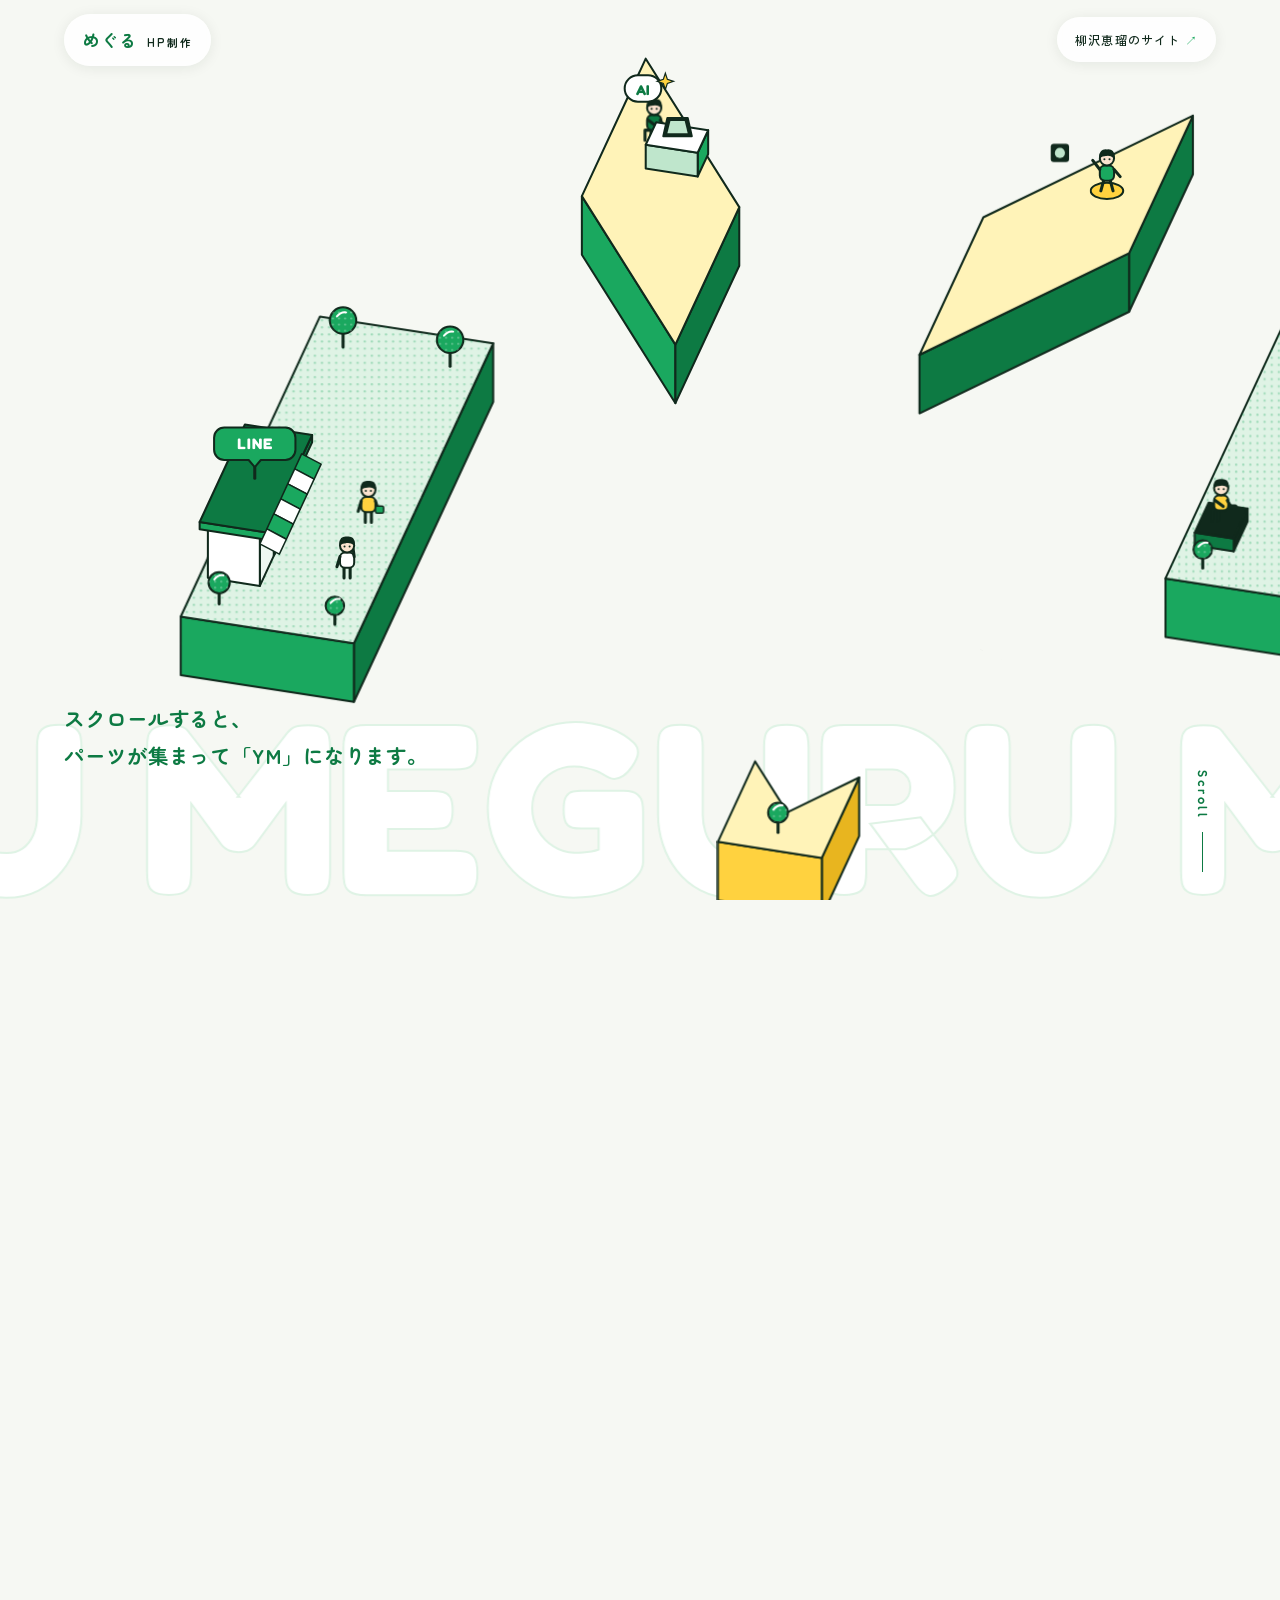
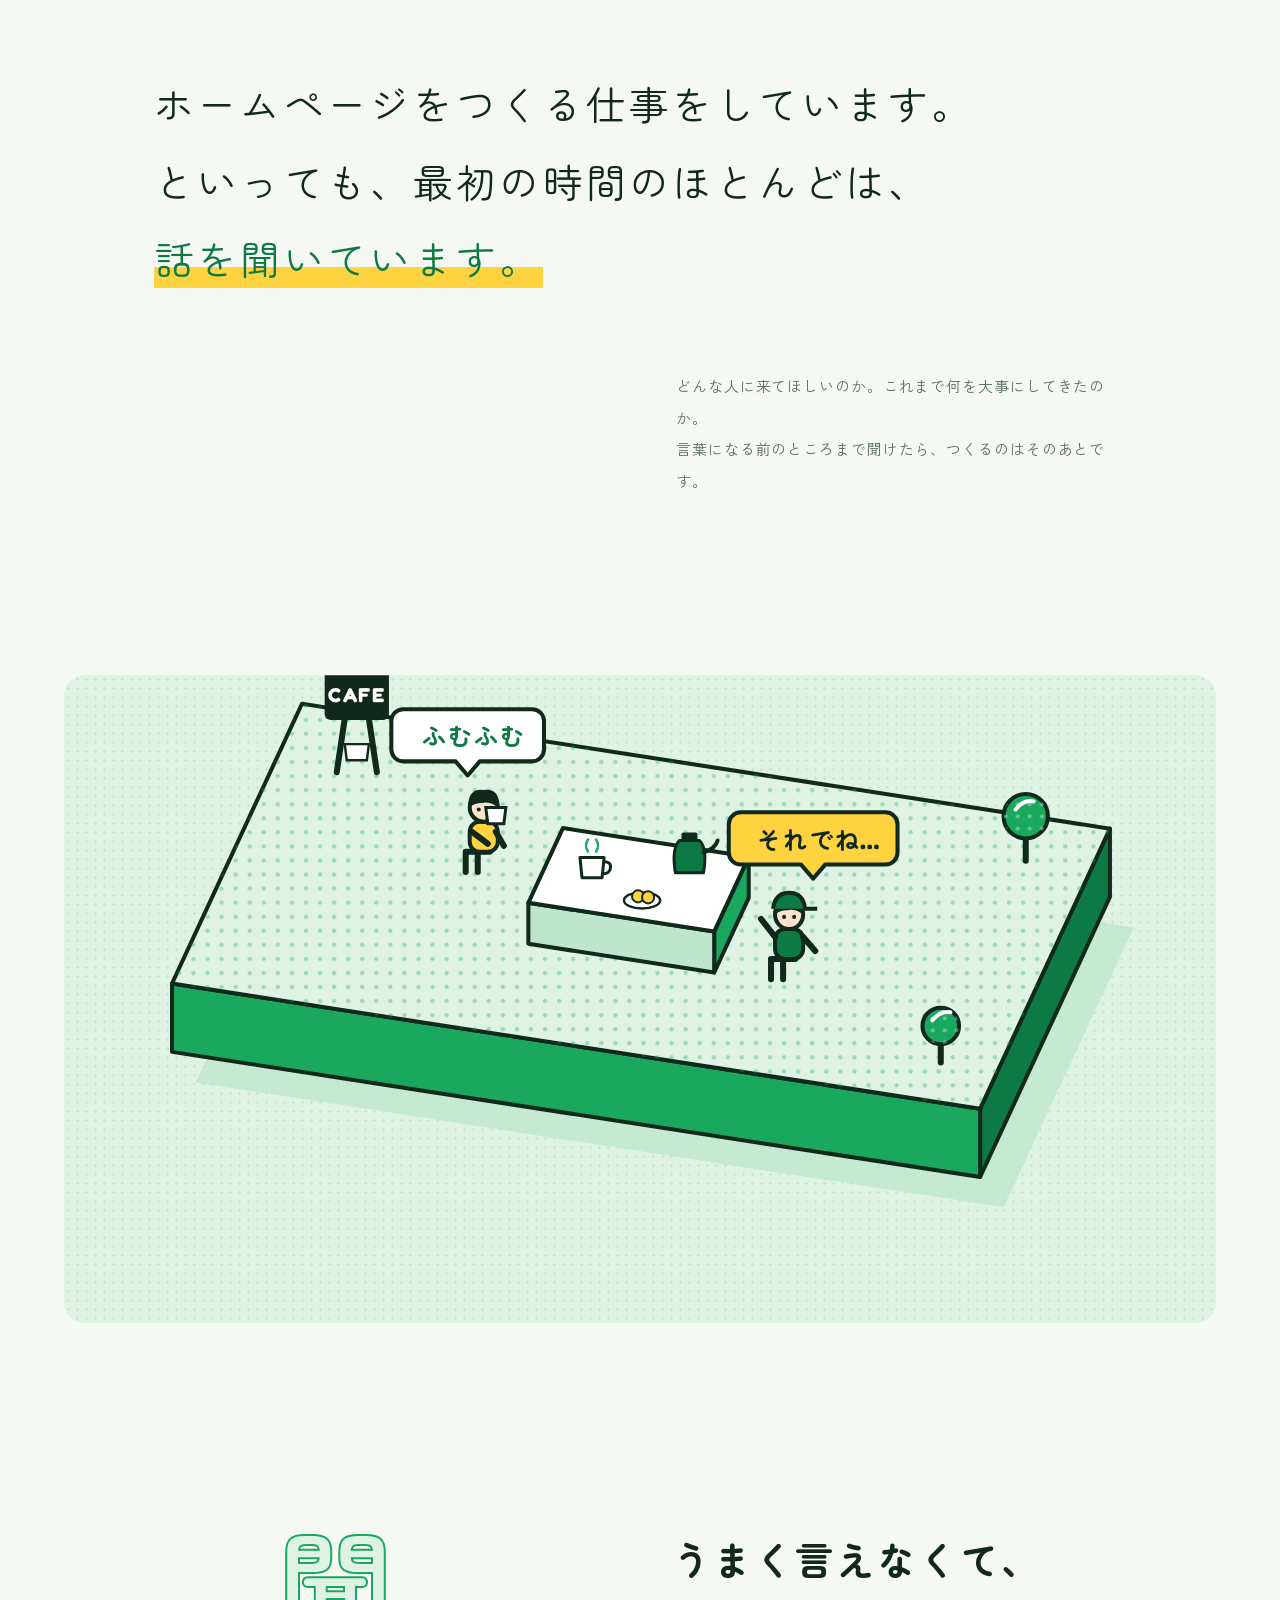
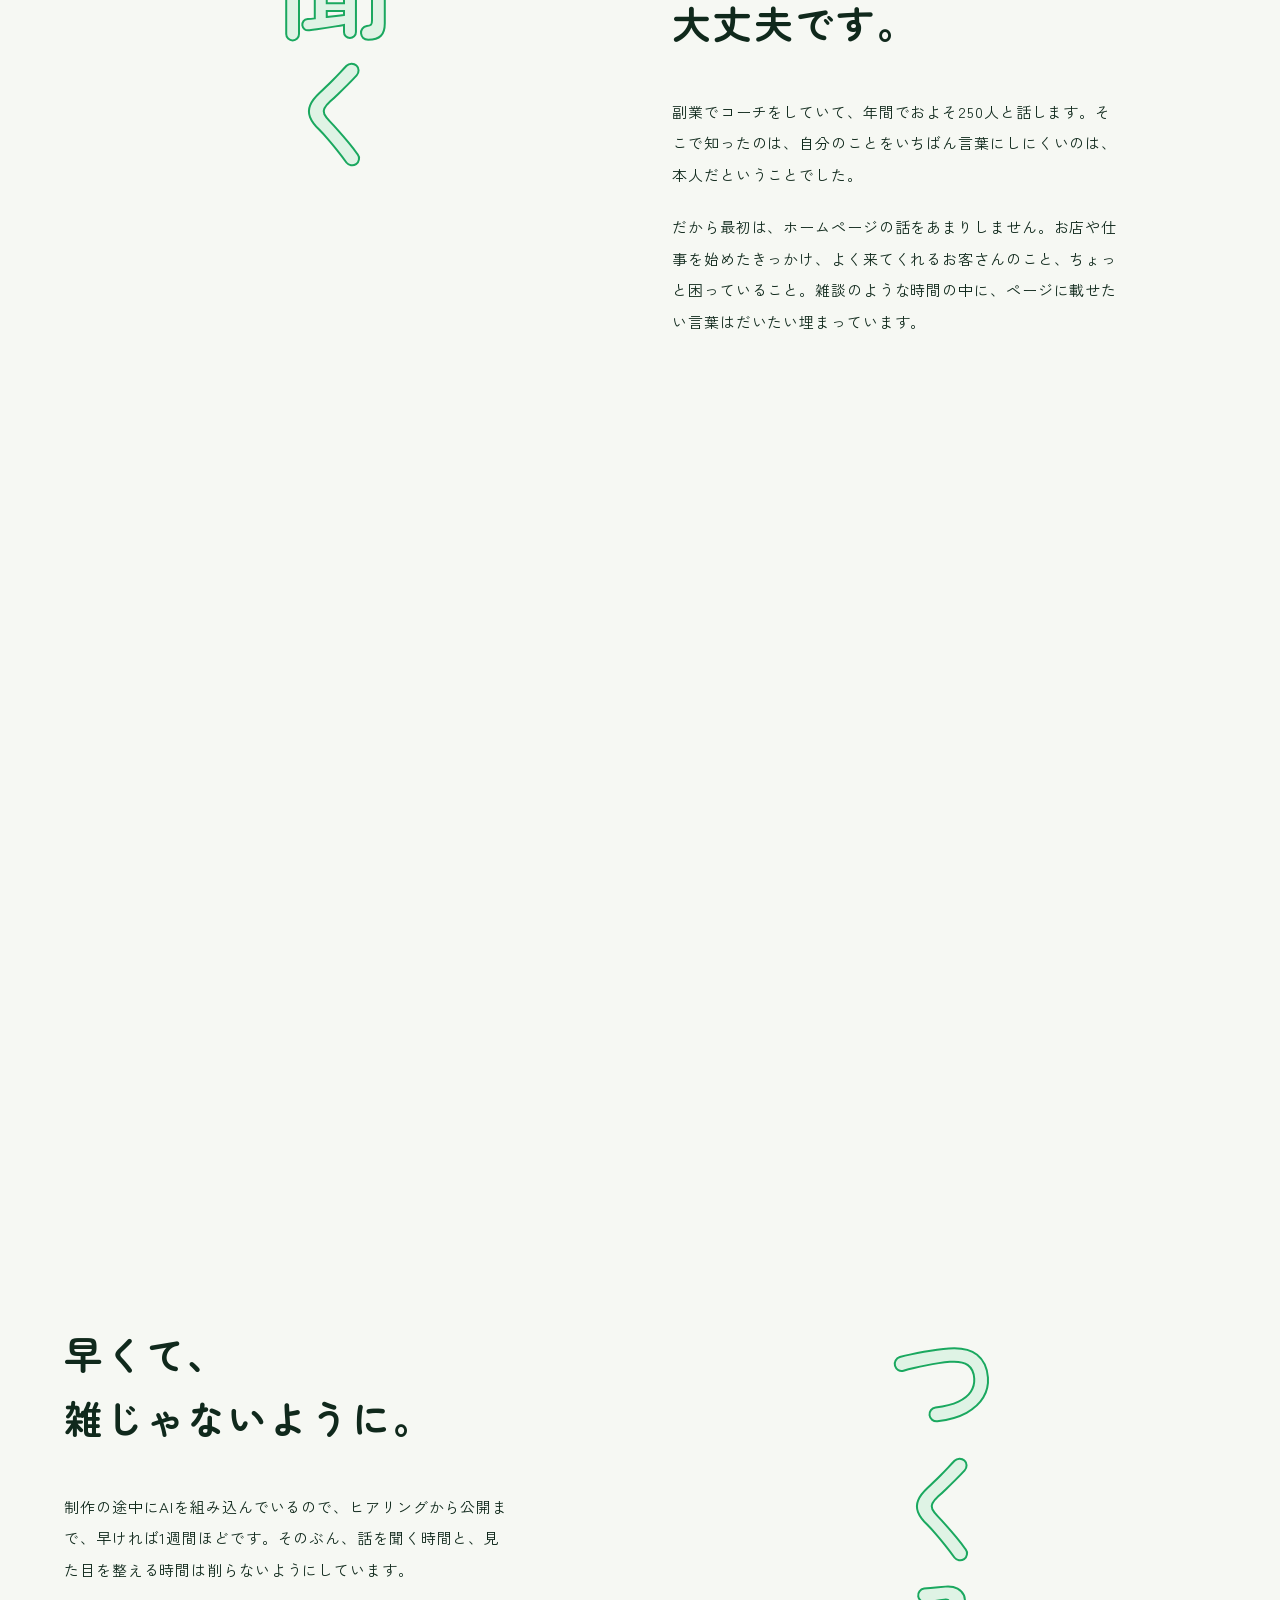
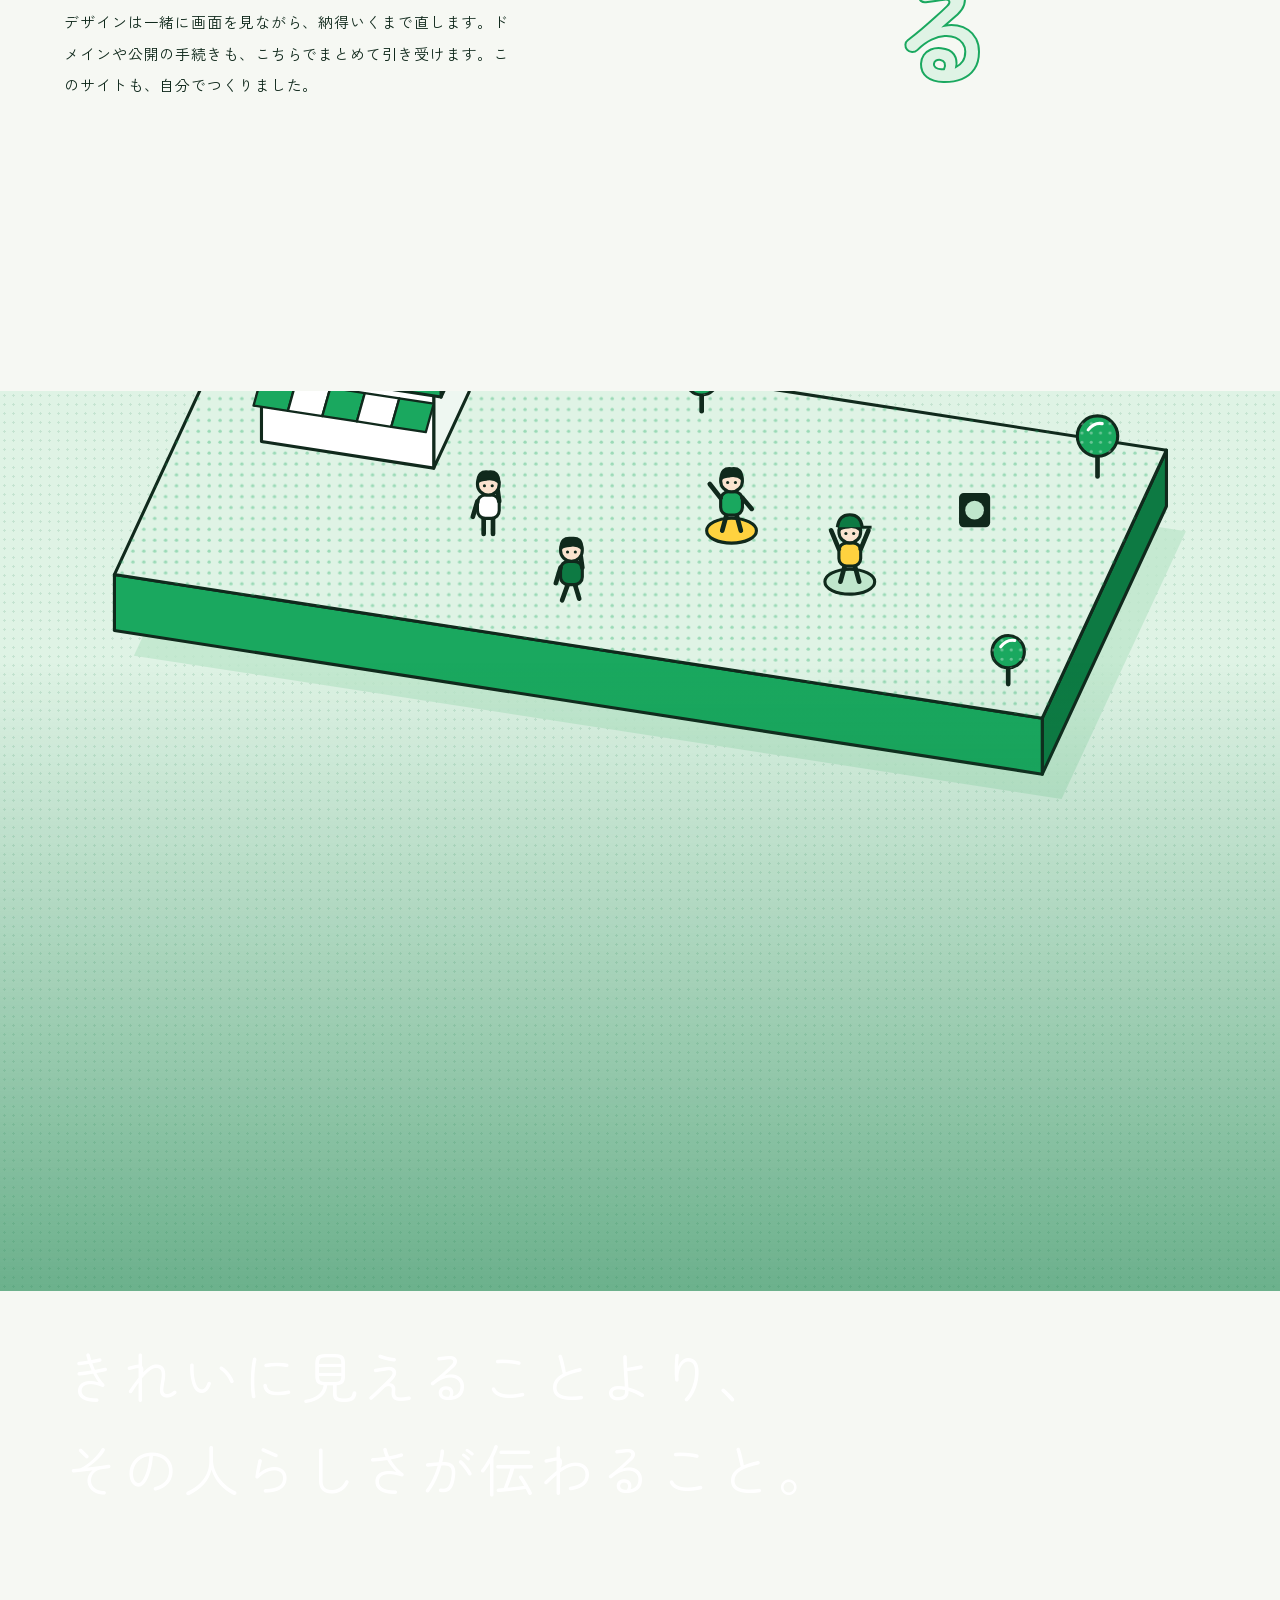
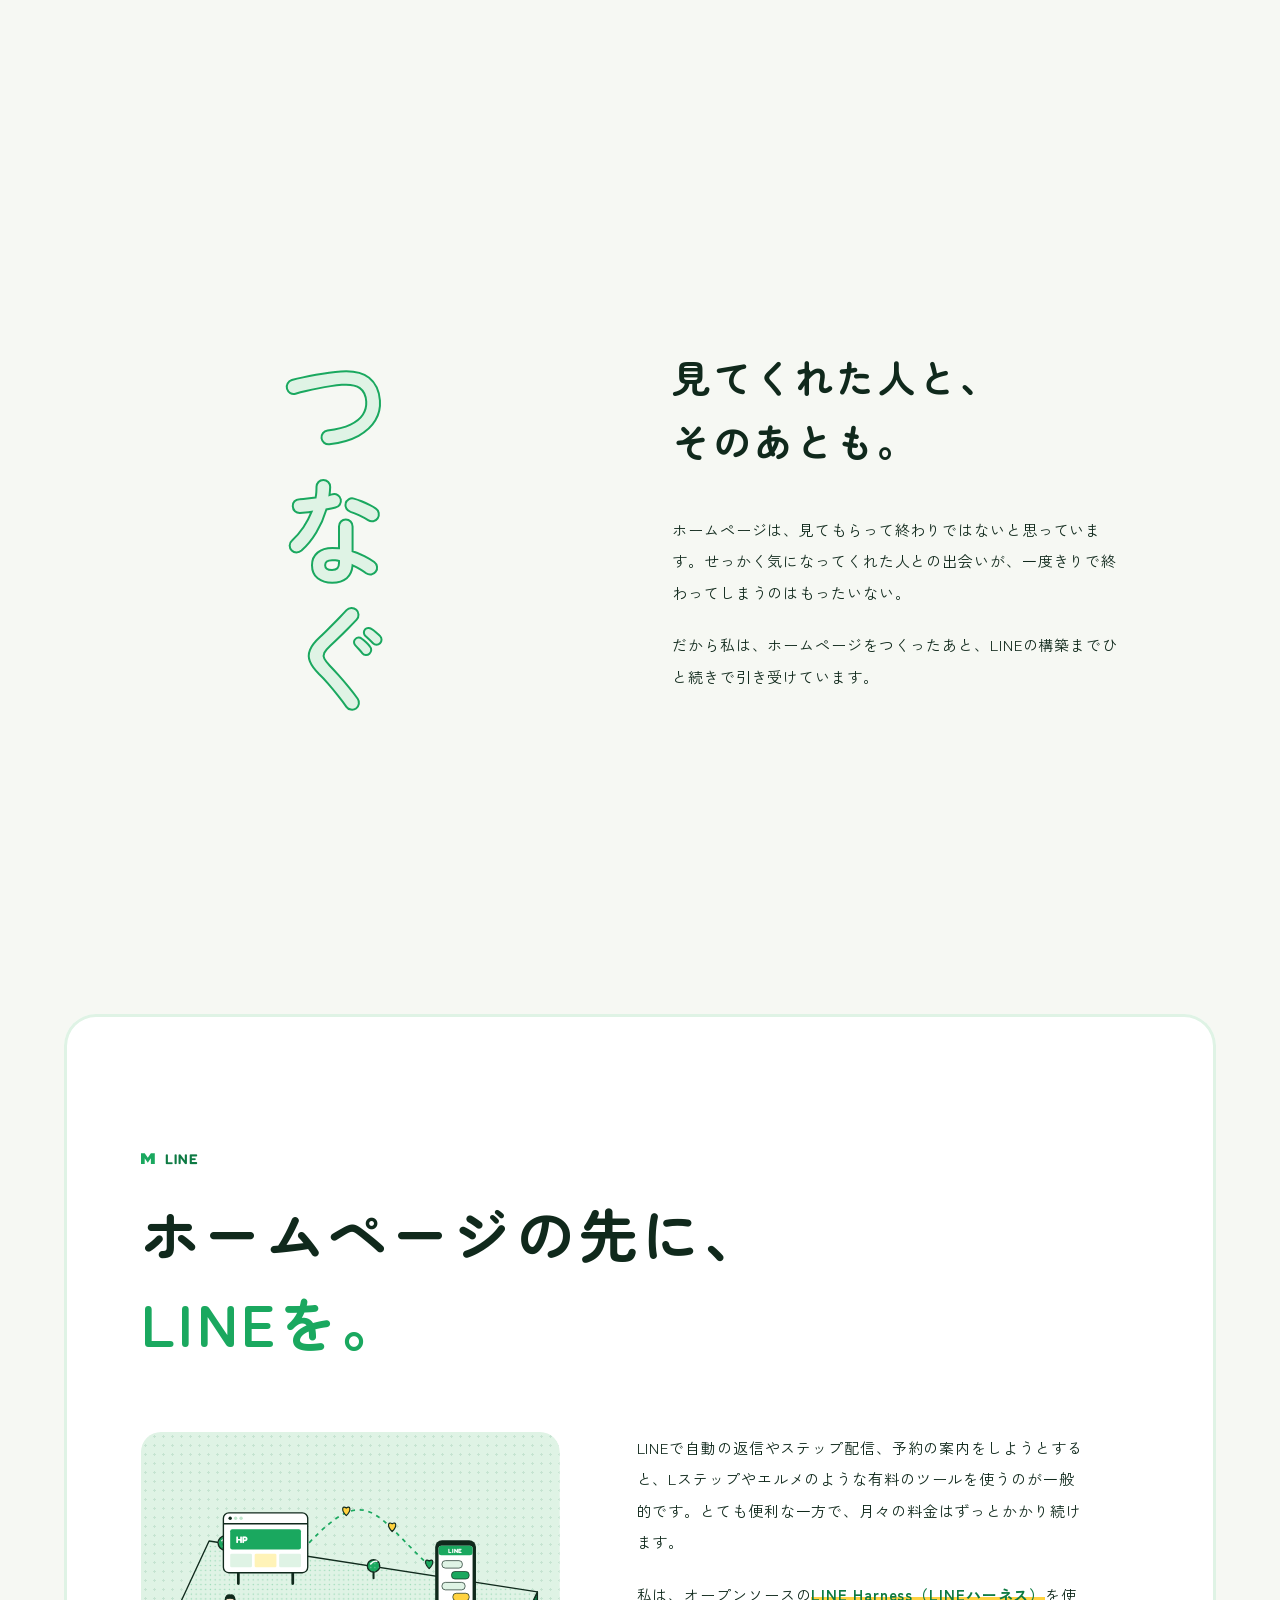
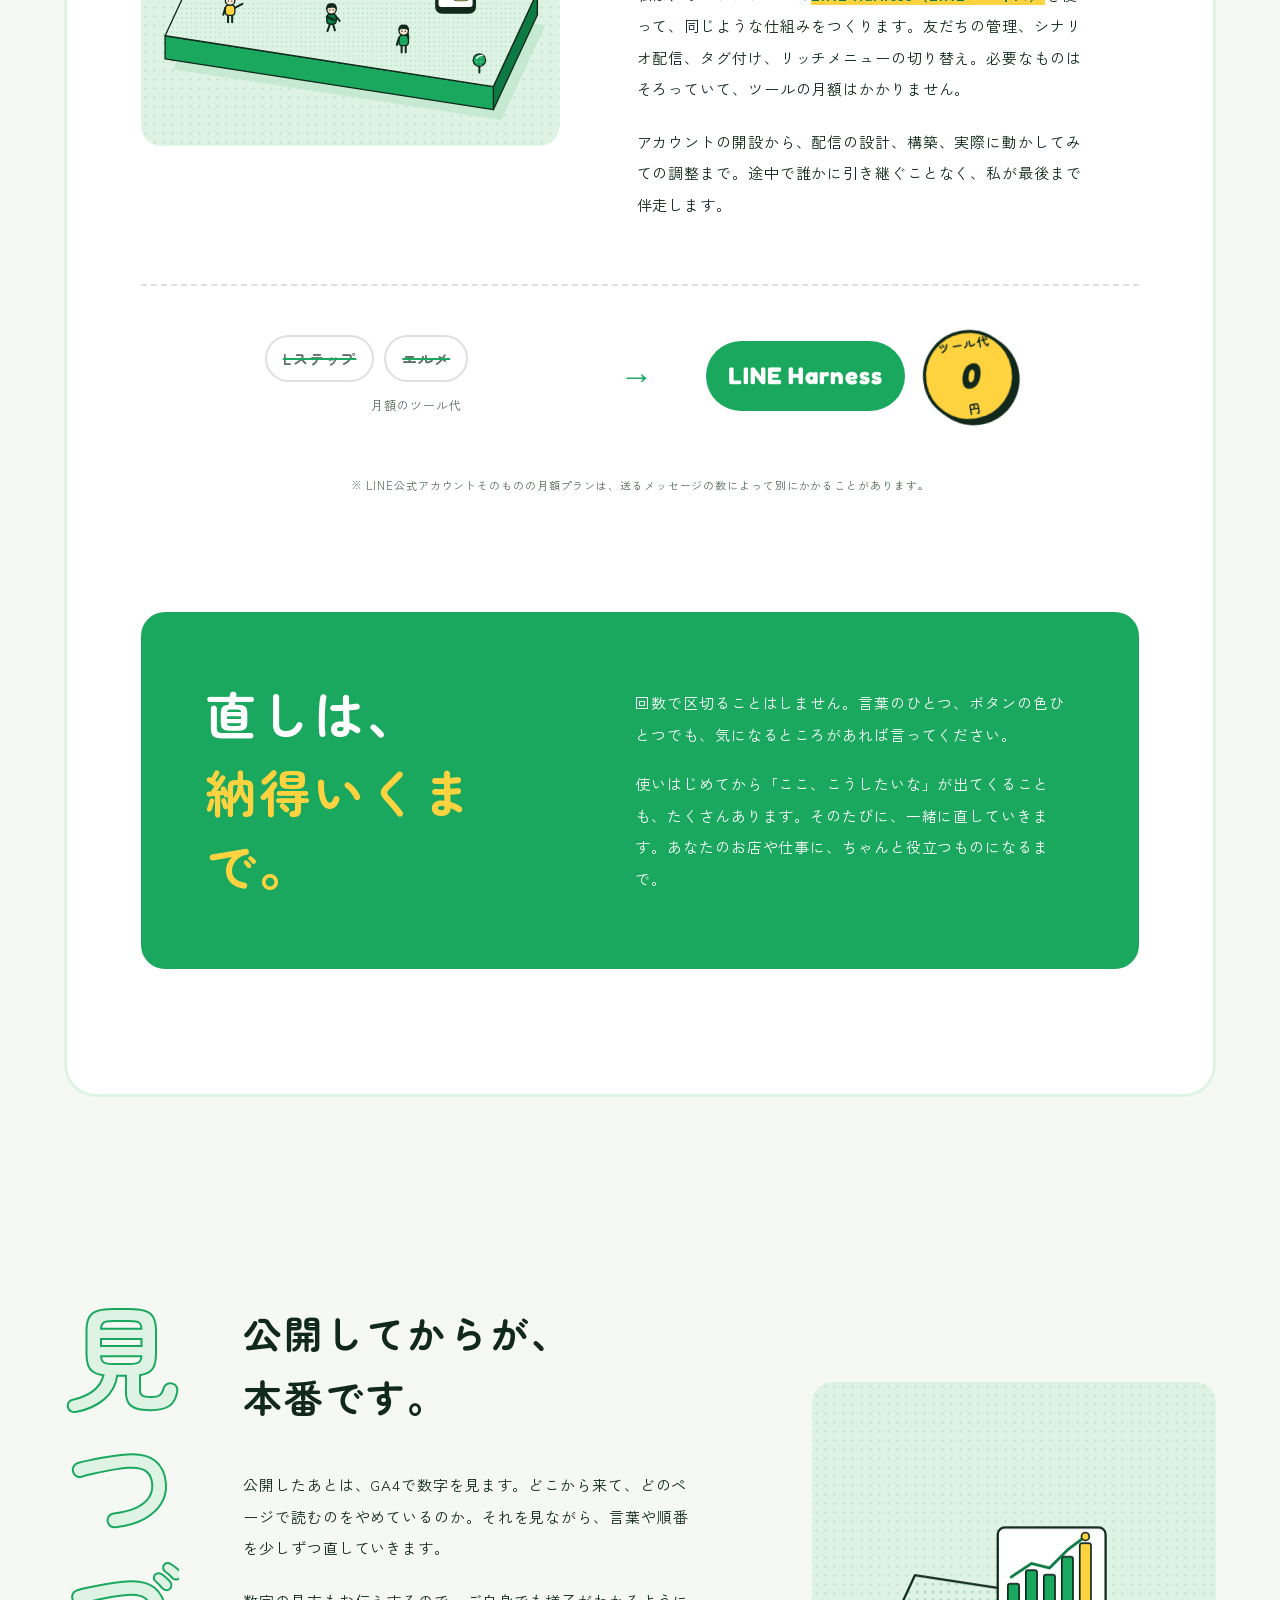
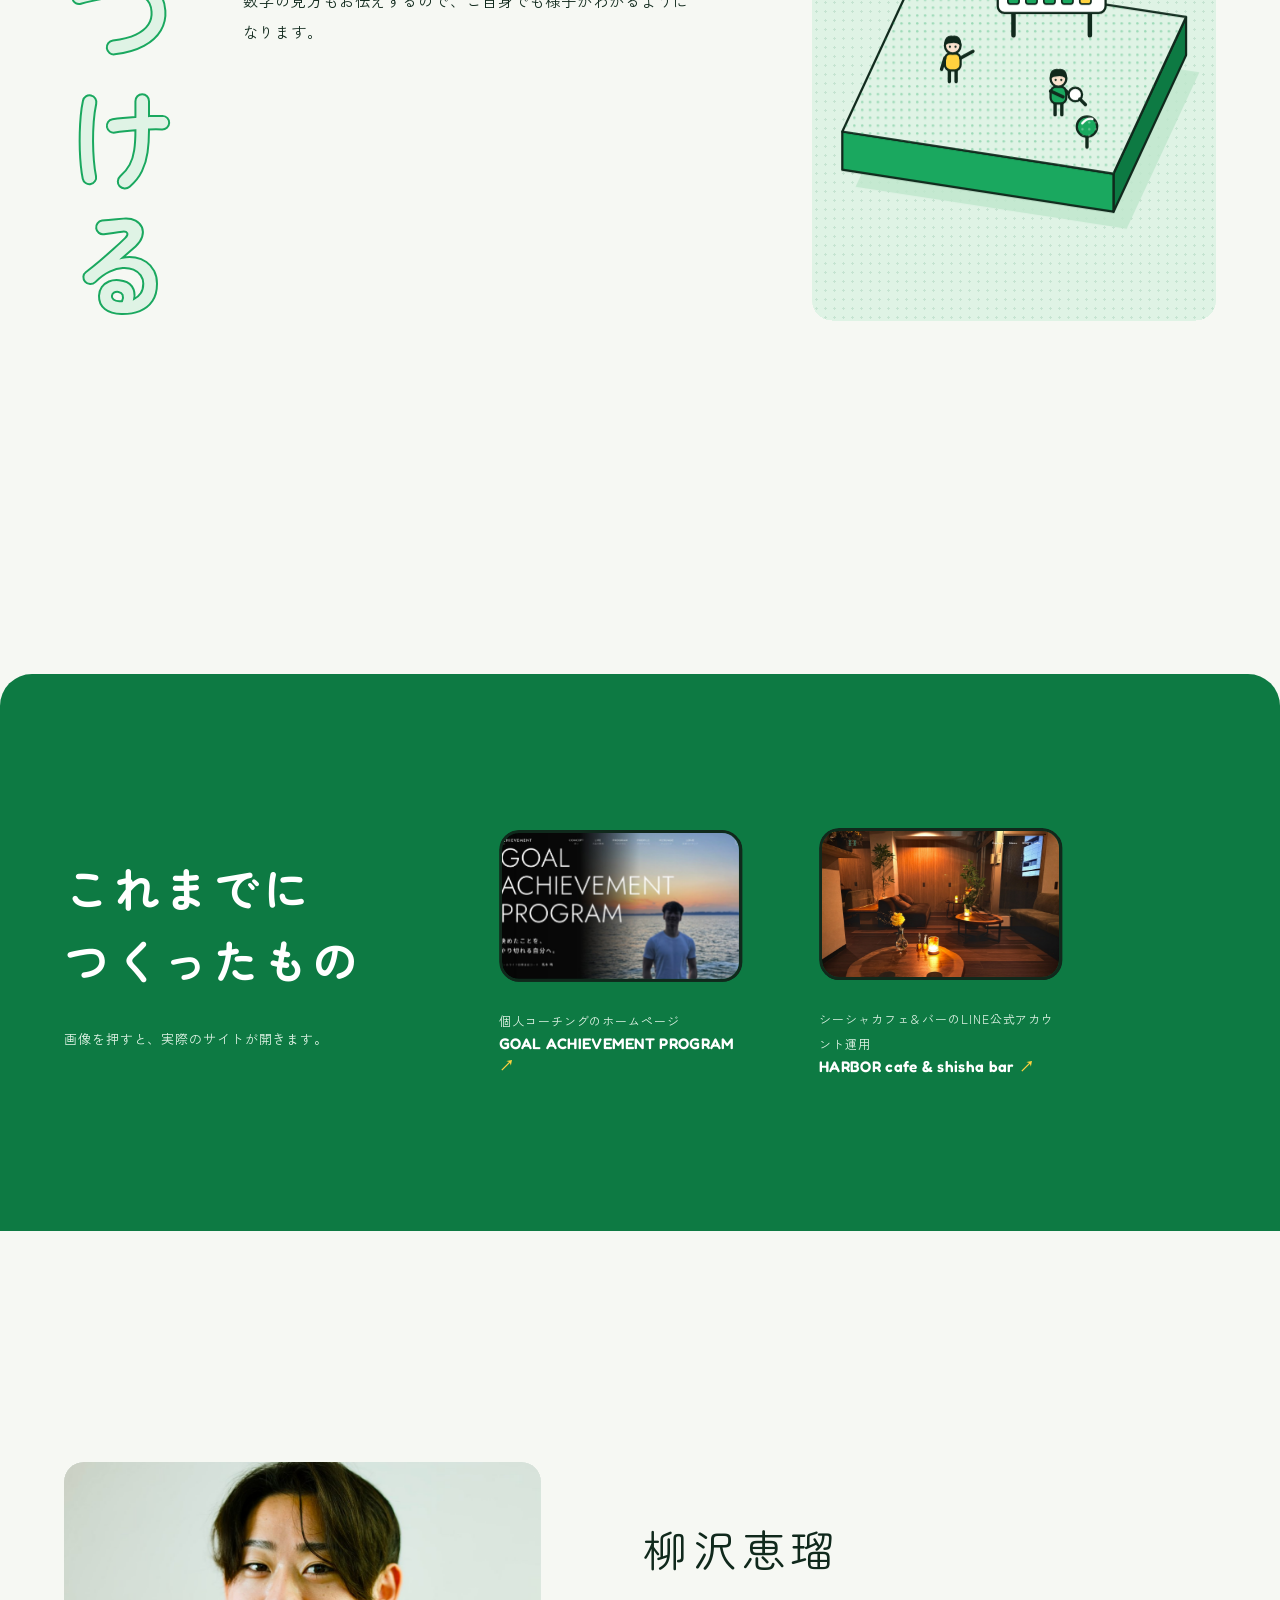
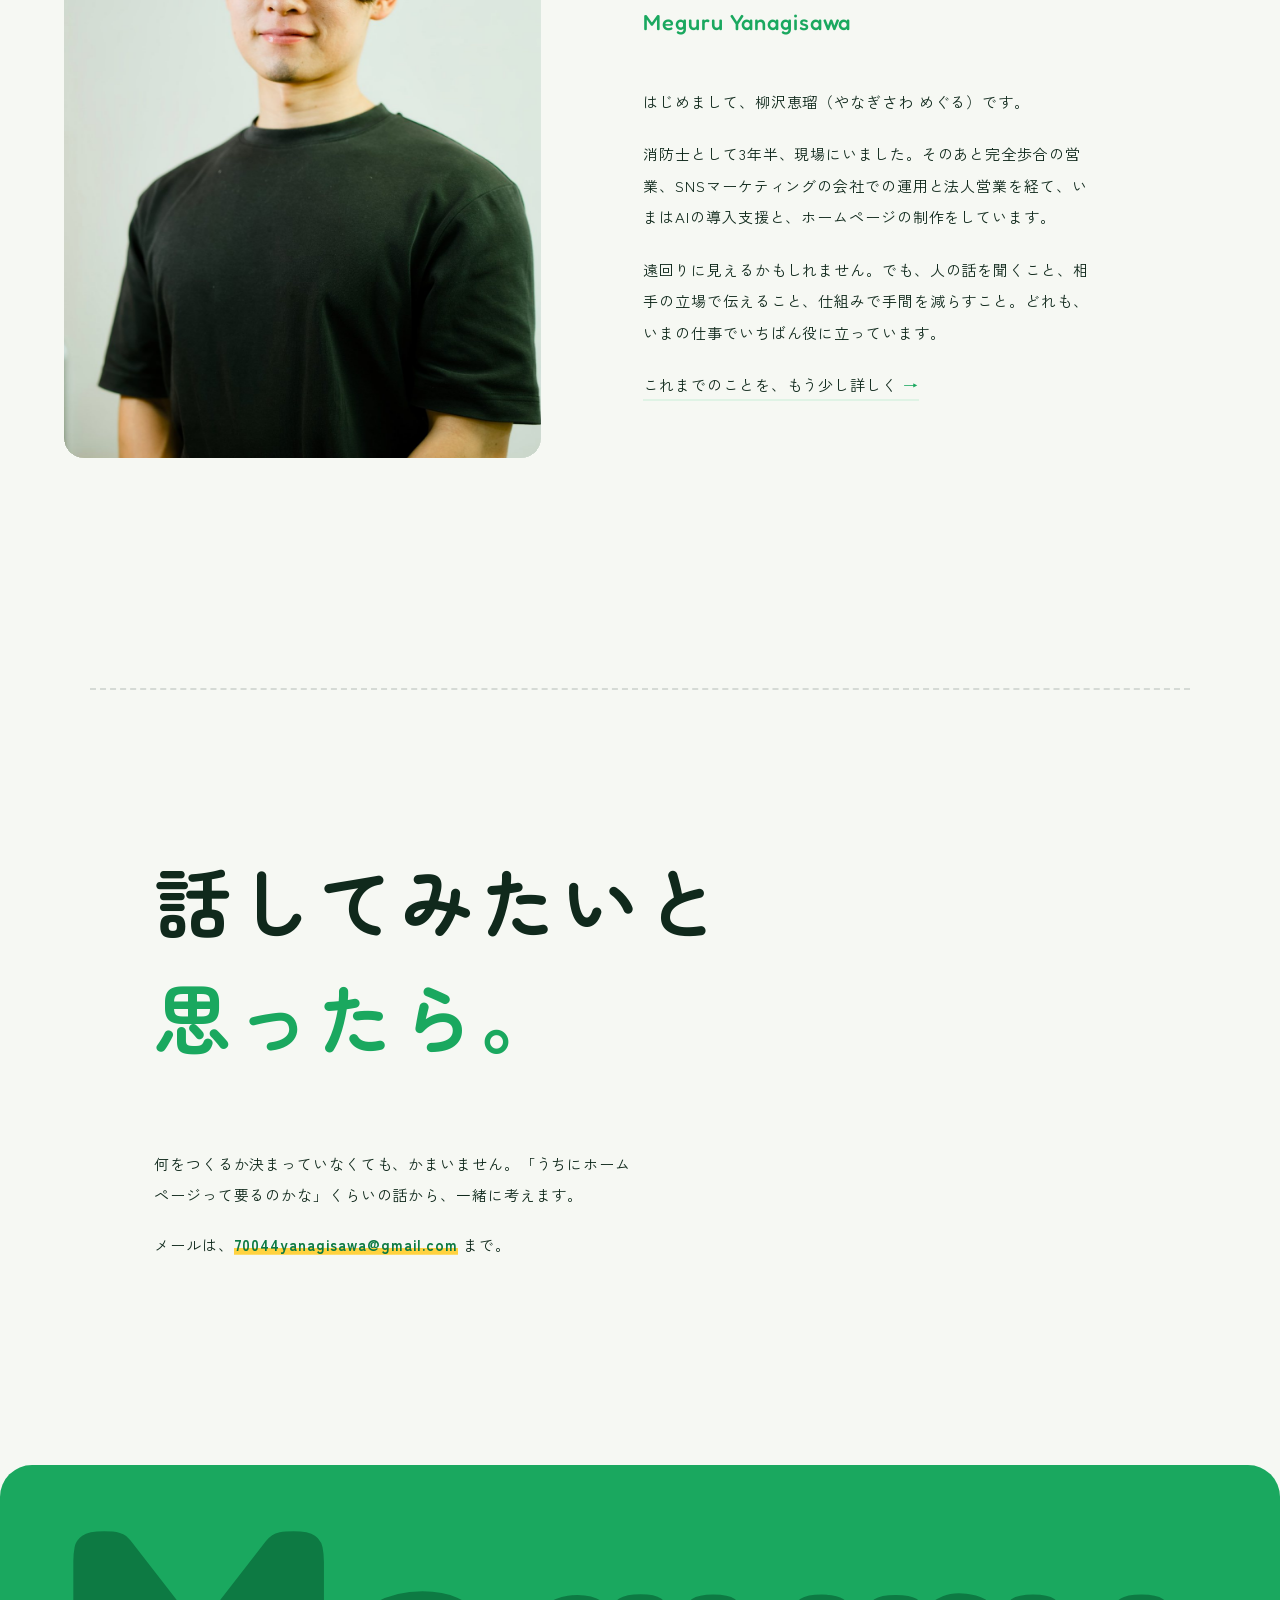
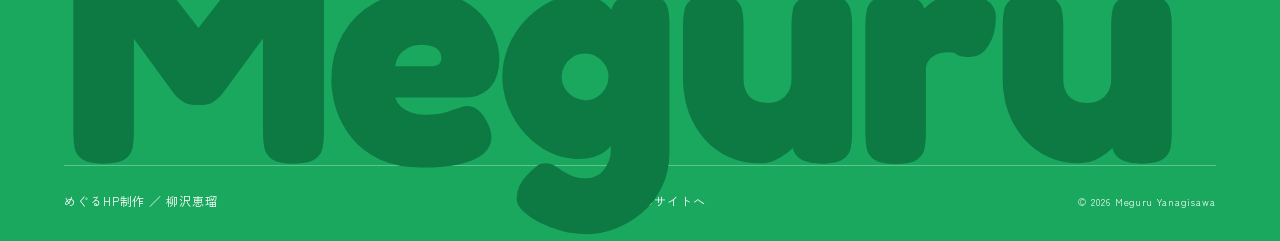
<file: hp/index.html>
<!doctype html>
<html lang="ja">
<head>
  <meta charset="utf-8">
  <meta name="viewport" content="width=device-width, initial-scale=1">
  <title>めぐるHP制作 | 柳沢恵瑠</title>
  <meta name="description" content="柳沢恵瑠がひとりで請けているホームページ制作。話を聞くところから、LINEとのつながり、公開後の見直しまで。">
  <meta property="og:title" content="めぐるHP制作 | 柳沢恵瑠">
  <meta property="og:description" content="話を聞くところから、ホームページをつくっています。">
  <meta property="og:type" content="website">
  <meta property="og:image" content="images/ogp.jpg">
  <meta name="theme-color" content="#0d7a43">
  <link rel="icon" href="favicon.svg" type="image/svg+xml">
  <link rel="preconnect" href="https://fonts.googleapis.com">
  <link rel="preconnect" href="https://fonts.gstatic.com" crossorigin>
  <link href="https://fonts.googleapis.com/css2?family=Fredoka:wght@500;600;700&family=Zen+Kaku+Gothic+New:wght@400;500;700&family=Zen+Maru+Gothic:wght@500;700&display=swap" rel="stylesheet">
  <link rel="stylesheet" href="style.css?v=20261013e">
  <script>
    document.documentElement.classList.add("js");
    // 写真がまだ無いときは、仮の写真（data-fallback）→ それも無ければ枠だけ残す
    function ph(img) {
      var fb = img.getAttribute("data-fallback");
      if (fb) { img.removeAttribute("data-fallback"); img.src = fb; } else { img.remove(); }
    }
  </script>
</head>
<body>

  <!-- オープニング -->
  <div class="opening" aria-hidden="true">
    <p class="opening__m"><span>M</span></p>
    <p class="opening__word">
      <span class="mask"><span>め</span></span><span class="mask"><span>ぐ</span></span><span class="mask"><span>る</span></span>
    </p>
    <p class="opening__sub"><span class="mask"><span>HP制作</span></span></p>
  </div>

  <header class="header">
    <a class="header__logo" href="./">めぐる<small>HP制作</small></a>
    <a class="header__link" href="https://meguru-hp.mgr-lab.workers.dev/" target="_blank" rel="noopener">柳沢恵瑠のサイト</a>
  </header>
  <div class="progress" aria-hidden="true"><span></span></div>

  <main>

    <!-- ファーストビュー：Mの島。スクロールで車とバイクが進む -->
    <section class="hero" data-intro data-hero>
      <div class="hero__sticky">
        <p class="hero__bg" aria-hidden="true"><span>MEGURU&nbsp;MEGURU&nbsp;MEGURU&nbsp;MEGURU&nbsp;</span></p>
        <div class="hero__scene" data-scene></div>
        <div class="hero__copy">
          <p class="hero__label"><span class="mask"><span>めぐるHP制作</span></span></p>
          <h1 class="hero__title">
            <span class="mask"><span>話を聞くことから、</span></span>
            <span class="mask"><span>ホームページを</span></span>
            <span class="mask"><span>つくっています。</span></span>
          </h1>
          <p class="hero__name"><span class="mask"><span>柳沢恵瑠 <i>Meguru Yanagisawa</i></span></span></p>
        </div>
        <p class="hero__hint" aria-hidden="true">スクロールすると、<br>パーツが集まって「YM」になります。</p>
        <p class="hero__scroll" aria-hidden="true">Scroll</p>
      </div>
    </section>

    <!-- はじめに -->
    <section class="intro">
      <p class="intro__text" data-reveal>
        <span class="mask"><span>ホームページをつくる仕事をしています。</span></span>
        <span class="mask"><span>といっても、最初の時間のほとんどは、</span></span>
        <span class="mask"><span>話を聞いています。</span></span>
      </p>
      <p class="intro__sub" data-reveal="up">どんな人に来てほしいのか。これまで何を大事にしてきたのか。<br>言葉になる前のところまで聞けたら、つくるのはそのあとです。</p>
    </section>

    <!-- 大きな写真 -->
    <figure class="wide frame" data-reveal="clip">
      <div class="frame__in" data-parallax="0.18">
          <div class="illust" data-illust="cafe"></div>
      </div>
    </figure>

    <!-- 聞く -->
    <article class="chapter">
      <p class="chapter__word" data-reveal><span class="mask"><span>聞く</span></span></p>
      <div class="chapter__body">
        <h2 class="chapter__title" data-reveal>
          <span class="mask"><span>うまく言えなくて、</span></span>
          <span class="mask"><span>大丈夫です。</span></span>
        </h2>
        <p data-reveal="up">副業でコーチをしていて、年間でおよそ250人と話します。そこで知ったのは、自分のことをいちばん言葉にしにくいのは、本人だということでした。</p>
        <p data-reveal="up">だから最初は、ホームページの話をあまりしません。お店や仕事を始めたきっかけ、よく来てくれるお客さんのこと、ちょっと困っていること。雑談のような時間の中に、ページに載せたい言葉はだいたい埋まっています。</p>
      </div>
    </article>

    <div class="pair">
      <figure class="pair__a frame" data-reveal="clip">
        <div class="frame__in" data-parallax="0.1">
          <div class="illust" data-illust="mindmap"></div>
        </div>
      </figure>
      <figure class="pair__b frame" data-reveal="clip-side">
        <div class="frame__in" data-parallax="-0.08">
          <div class="illust" data-illust="phone"></div>
        </div>
      </figure>
    </div>

    <!-- つくる -->
    <article class="chapter chapter--rev">
      <p class="chapter__word" data-reveal><span class="mask"><span>つくる</span></span></p>
      <div class="chapter__body">
        <h2 class="chapter__title" data-reveal>
          <span class="mask"><span>早くて、</span></span>
          <span class="mask"><span>雑じゃないように。</span></span>
        </h2>
        <p data-reveal="up">制作の途中にAIを組み込んでいるので、ヒアリングから公開まで、早ければ1週間ほどです。そのぶん、話を聞く時間と、見た目を整える時間は削らないようにしています。</p>
        <p data-reveal="up">デザインは一緒に画面を見ながら、納得いくまで直します。ドメインや公開の手続きも、こちらでまとめて引き受けます。このサイトも、自分でつくりました。</p>
      </div>
    </article>

    <!-- 写真の上を言葉が通り過ぎる -->
    <section class="band">
      <figure class="band__photo frame">
        <div class="frame__in" data-parallax="0.25">
          <div class="illust" data-illust="town"></div>
        </div>
      </figure>
      <p class="band__text" data-reveal>
        <span class="mask"><span>きれいに見えることより、</span></span>
        <span class="mask"><span>その人らしさが伝わること。</span></span>
      </p>
    </section>

    <!-- つなぐ -->
    <article class="chapter">
      <p class="chapter__word" data-reveal><span class="mask"><span>つなぐ</span></span></p>
      <div class="chapter__body">
        <h2 class="chapter__title" data-reveal>
          <span class="mask"><span>見てくれた人と、</span></span>
          <span class="mask"><span>そのあとも。</span></span>
        </h2>
        <p data-reveal="up">ホームページは、見てもらって終わりではないと思っています。せっかく気になってくれた人との出会いが、一度きりで終わってしまうのはもったいない。</p>
        <p data-reveal="up">だから私は、ホームページをつくったあと、LINEの構築までひと続きで引き受けています。</p>
      </div>
    </article>

    <!-- LINE構築：ホームページの先に -->
    <section class="line" id="line">
      <div class="line__head">
        <p class="tag" data-reveal="up">LINE</p>
        <h2 class="line__title" data-reveal>
          <span class="mask"><span>ホームページの先に、</span></span>
          <span class="mask"><span>LINEを。</span></span>
        </h2>
      </div>

      <figure class="line__illust frame" data-reveal="clip">
        <div class="frame__in" data-parallax="0.08">
          <div class="illust" data-illust="line"></div>
        </div>
      </figure>

      <div class="line__body">
        <p data-reveal="up">LINEで自動の返信やステップ配信、予約の案内をしようとすると、Lステップやエルメのような有料のツールを使うのが一般的です。とても便利な一方で、月々の料金はずっとかかり続けます。</p>
        <p data-reveal="up">私は、オープンソースの<b>LINE Harness（LINEハーネス）</b>を使って、同じような仕組みをつくります。友だちの管理、シナリオ配信、タグ付け、リッチメニューの切り替え。必要なものはそろっていて、ツールの月額はかかりません。</p>
        <p data-reveal="up">アカウントの開設から、配信の設計、構築、実際に動かしてみての調整まで。途中で誰かに引き継ぐことなく、私が最後まで伴走します。</p>
      </div>

      <div class="line__swap" data-reveal="up">
        <p class="line__from"><s>Lステップ</s><s>エルメ</s><small>月額のツール代</small></p>
        <p class="line__arrow" aria-hidden="true">→</p>
        <p class="line__to"><b>LINE Harness</b><span class="line__stamp">ツール代<br><em>0</em>円</span></p>
      </div>
      <p class="line__note" data-reveal="up">※ LINE公式アカウントそのものの月額プランは、送るメッセージの数によって別にかかることがあります。</p>

      <div class="line__promise">
        <h3 class="line__promise-title" data-reveal>
          <span class="mask"><span>直しは、</span></span>
          <span class="mask"><span>納得いくまで。</span></span>
        </h3>
        <div class="line__promise-body">
          <p data-reveal="up">回数で区切ることはしません。言葉のひとつ、ボタンの色ひとつでも、気になるところがあれば言ってください。</p>
          <p data-reveal="up">使いはじめてから「ここ、こうしたいな」が出てくることも、たくさんあります。そのたびに、一緒に直していきます。あなたのお店や仕事に、ちゃんと役立つものになるまで。</p>
        </div>
      </div>
    </section>

    <!-- 見つづける -->
    <article class="chapter chapter--rev chapter--photo">
      <p class="chapter__word" data-reveal><span class="mask"><span>見つづける</span></span></p>
      <div class="chapter__body">
        <h2 class="chapter__title" data-reveal>
          <span class="mask"><span>公開してからが、</span></span>
          <span class="mask"><span>本番です。</span></span>
        </h2>
        <p data-reveal="up">公開したあとは、GA4で数字を見ます。どこから来て、どのページで読むのをやめているのか。それを見ながら、言葉や順番を少しずつ直していきます。</p>
        <p data-reveal="up">数字の見方もお伝えするので、ご自身でも様子がわかるようになります。</p>
      </div>
      <figure class="chapter__photo frame" data-reveal="clip">
        <div class="frame__in" data-parallax="0.1">
          <div class="illust" data-illust="chart"></div>
        </div>
      </figure>
    </article>

    <!-- つくったもの：PCでは縦スクロールで横に流れる -->
    <section class="works" data-pin>
      <div class="works__sticky">
        <div class="works__track">
          <div class="works__head">
            <h2 class="works__title" data-reveal>
              <span class="mask"><span>これまでに</span></span>
              <span class="mask"><span>つくったもの</span></span>
            </h2>
            <p data-reveal="up">画像を押すと、実際のサイトが開きます。</p>
          </div>

          <a class="work" href="https://haltakagi.com/" target="_blank" rel="noopener">
            <figure class="work__thumb frame" data-reveal="clip" data-label="works/site-01.jpg">
              <div class="frame__in">
                <img src="images/works/site-01.jpg" alt="GOAL ACHIEVEMENT PROGRAM のトップページ" onerror="ph(this)">
              </div>
            </figure>
            <p class="work__meta">個人コーチングのホームページ</p>
            <h3 class="work__name">GOAL ACHIEVEMENT PROGRAM <i aria-hidden="true">↗</i></h3>
          </a>

          <a class="work" href="https://harbor-shisha.com/" target="_blank" rel="noopener">
            <figure class="work__thumb frame" data-reveal="clip" data-label="works/site-02.jpg">
              <div class="frame__in">
                <img src="images/works/site-02.jpg" alt="HARBOR cafe &amp; shisha bar のトップページ" onerror="ph(this)">
              </div>
            </figure>
            <p class="work__meta">シーシャカフェ＆バーのLINE公式アカウント運用</p>
            <h3 class="work__name">HARBOR cafe &amp; shisha bar <i aria-hidden="true">↗</i></h3>
          </a>
        </div>
      </div>
    </section>

    <!-- わたしのこと -->
    <section class="me">
      <figure class="me__photo frame" data-reveal="clip" data-label="me.jpg — 人柄が伝わる写真（縦長）">
        <div class="frame__in" data-parallax="0.08">
          <img src="images/me.jpg" alt="柳沢恵瑠" onerror="ph(this)">
        </div>
      </figure>
      <div class="me__body">
        <p class="me__name" data-reveal>
          <span class="mask"><span>柳沢恵瑠</span></span>
          <span class="mask"><span><i>Meguru Yanagisawa</i></span></span>
        </p>
        <p data-reveal="up">はじめまして、柳沢恵瑠（やなぎさわ めぐる）です。</p>
        <p data-reveal="up">消防士として3年半、現場にいました。そのあと完全歩合の営業、SNSマーケティングの会社での運用と法人営業を経て、いまはAIの導入支援と、ホームページの制作をしています。</p>
        <p data-reveal="up">遠回りに見えるかもしれません。でも、人の話を聞くこと、相手の立場で伝えること、仕組みで手間を減らすこと。どれも、いまの仕事でいちばん役に立っています。</p>
        <p class="me__more" data-reveal="up"><a href="history.html">これまでのことを、もう少し詳しく <i aria-hidden="true">→</i></a></p>
      </div>
    </section>

    <!-- おわりに -->
    <section class="close">
      <h2 class="close__title" data-reveal>
        <span class="mask"><span>話してみたいと</span></span>
        <span class="mask"><span>思ったら。</span></span>
      </h2>
      <p data-reveal="up">何をつくるか決まっていなくても、かまいません。「うちにホームページって要るのかな」くらいの話から、一緒に考えます。</p>
      <p data-reveal="up">メールは、<a class="close__mail" href="mailto:70044yanagisawa@gmail.com">70044yanagisawa@gmail.com</a> まで。</p>
    </section>

  </main>

  <footer class="footer">
    <p class="footer__big" aria-hidden="true">Meguru</p>
    <div class="footer__row">
      <p>めぐるHP制作 ／ 柳沢恵瑠</p>
      <a href="https://meguru-hp.mgr-lab.workers.dev/" target="_blank" rel="noopener">柳沢恵瑠のサイトへ</a>
      <p><small>&copy; 2026 Meguru Yanagisawa</small></p>
    </div>
  </footer>

  <script src="draw.js?v=20261013b"></script>
  <script src="scene.js?v=20261013b"></script>
  <script src="illust.js?v=20261013d"></script>
  <script src="main.js?v=20261013e"></script>
</body>
</html>
</file>
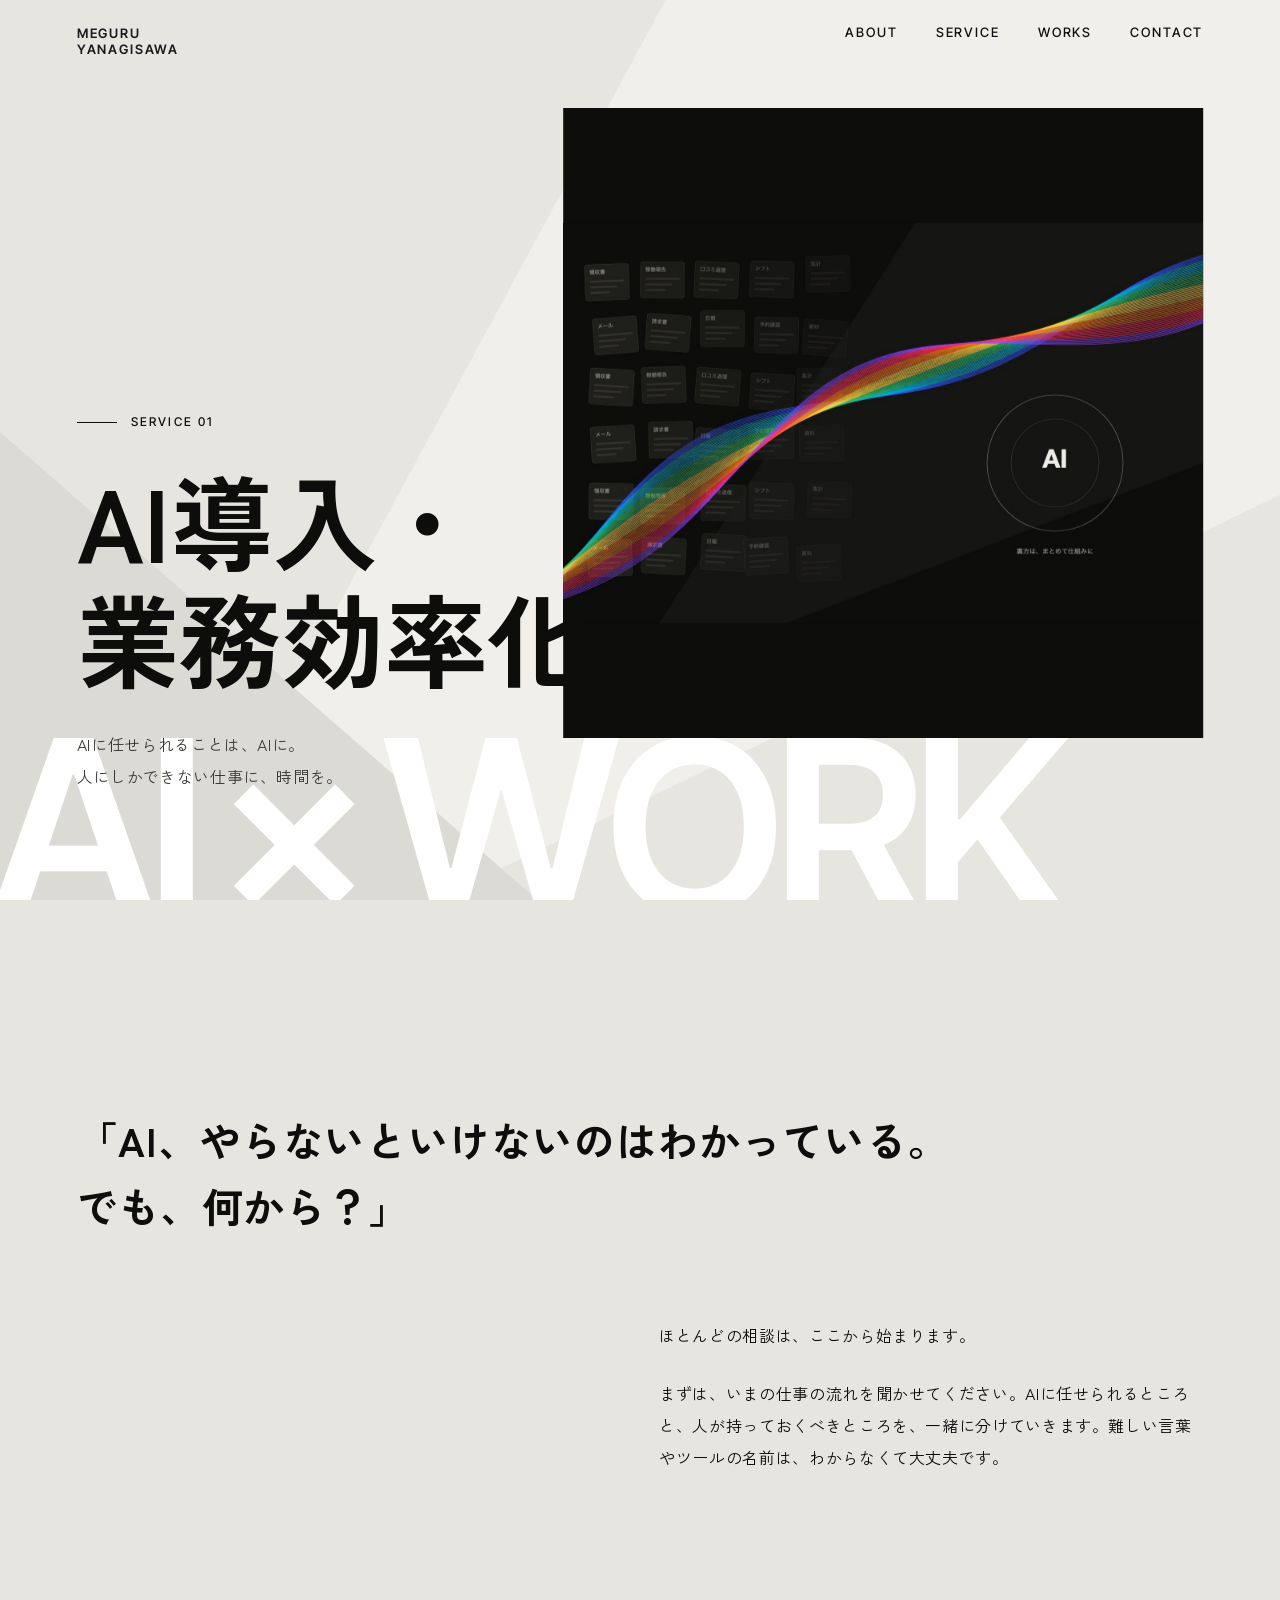
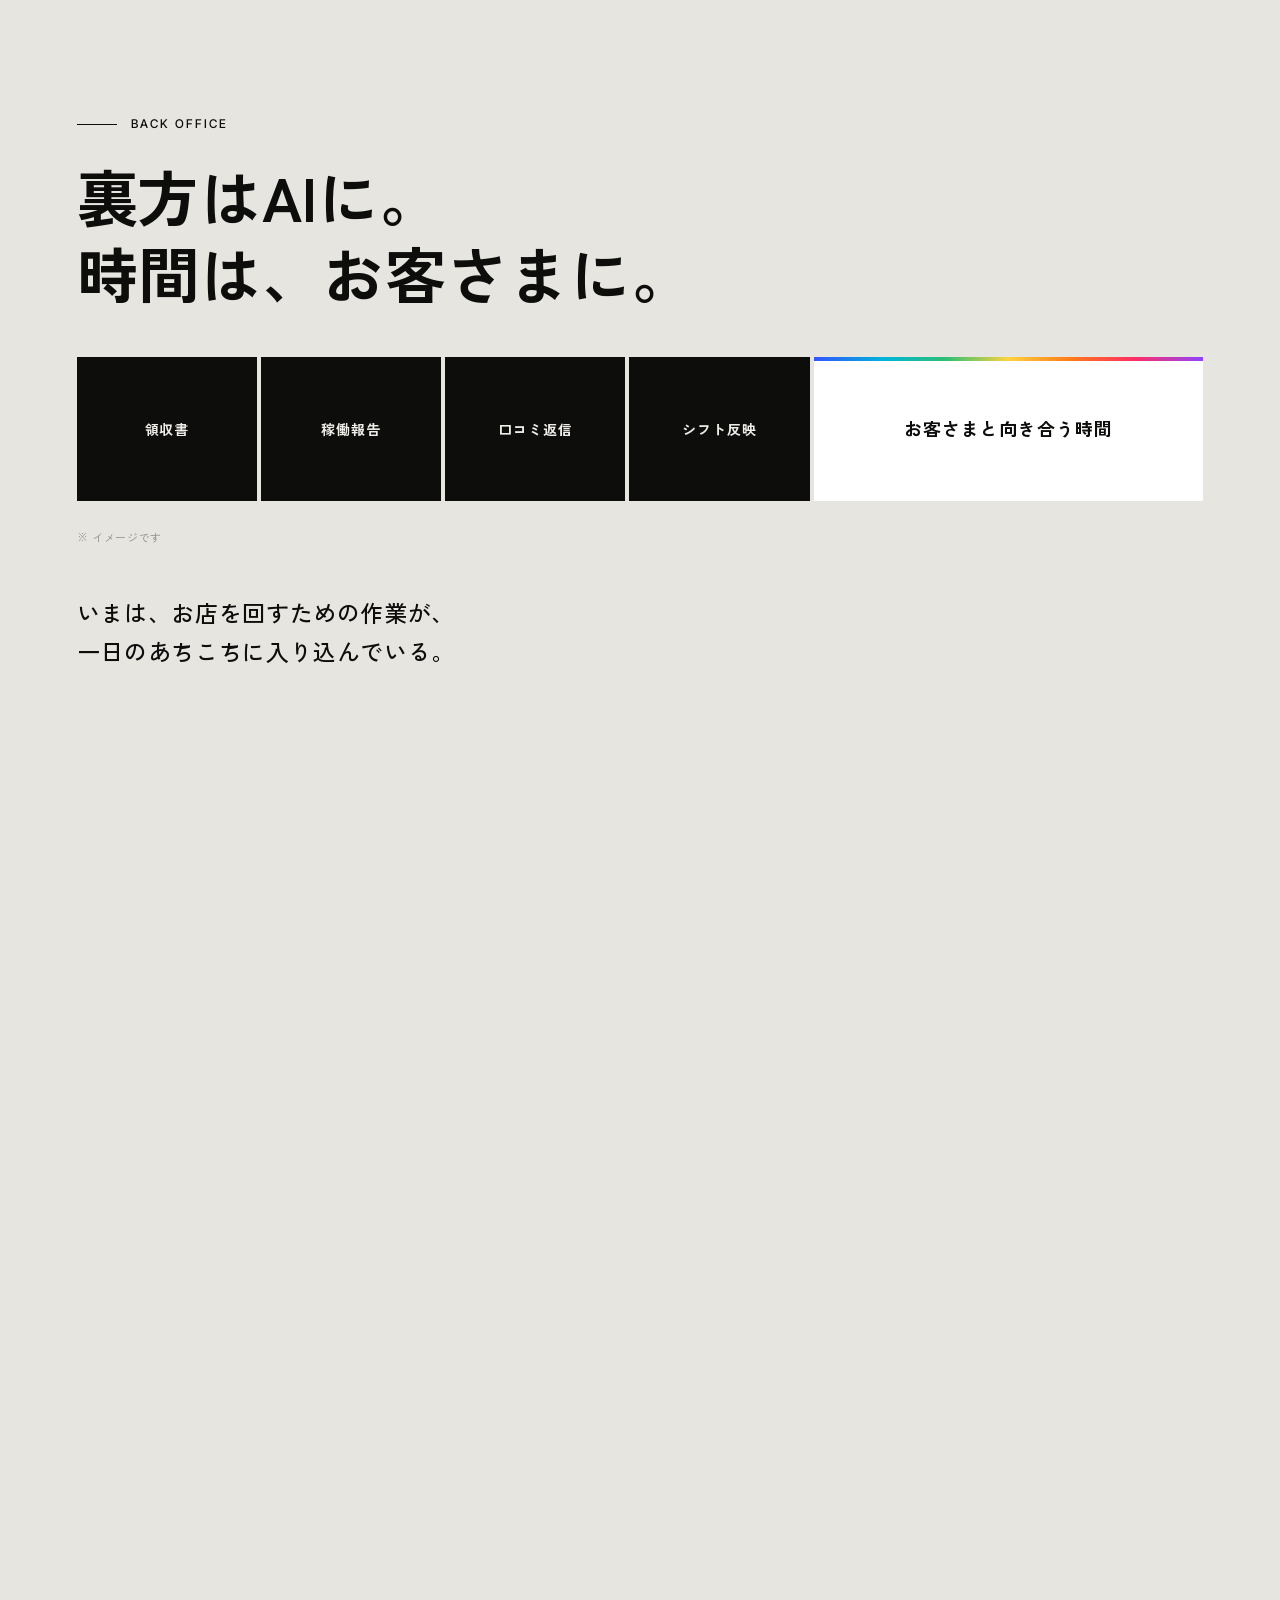
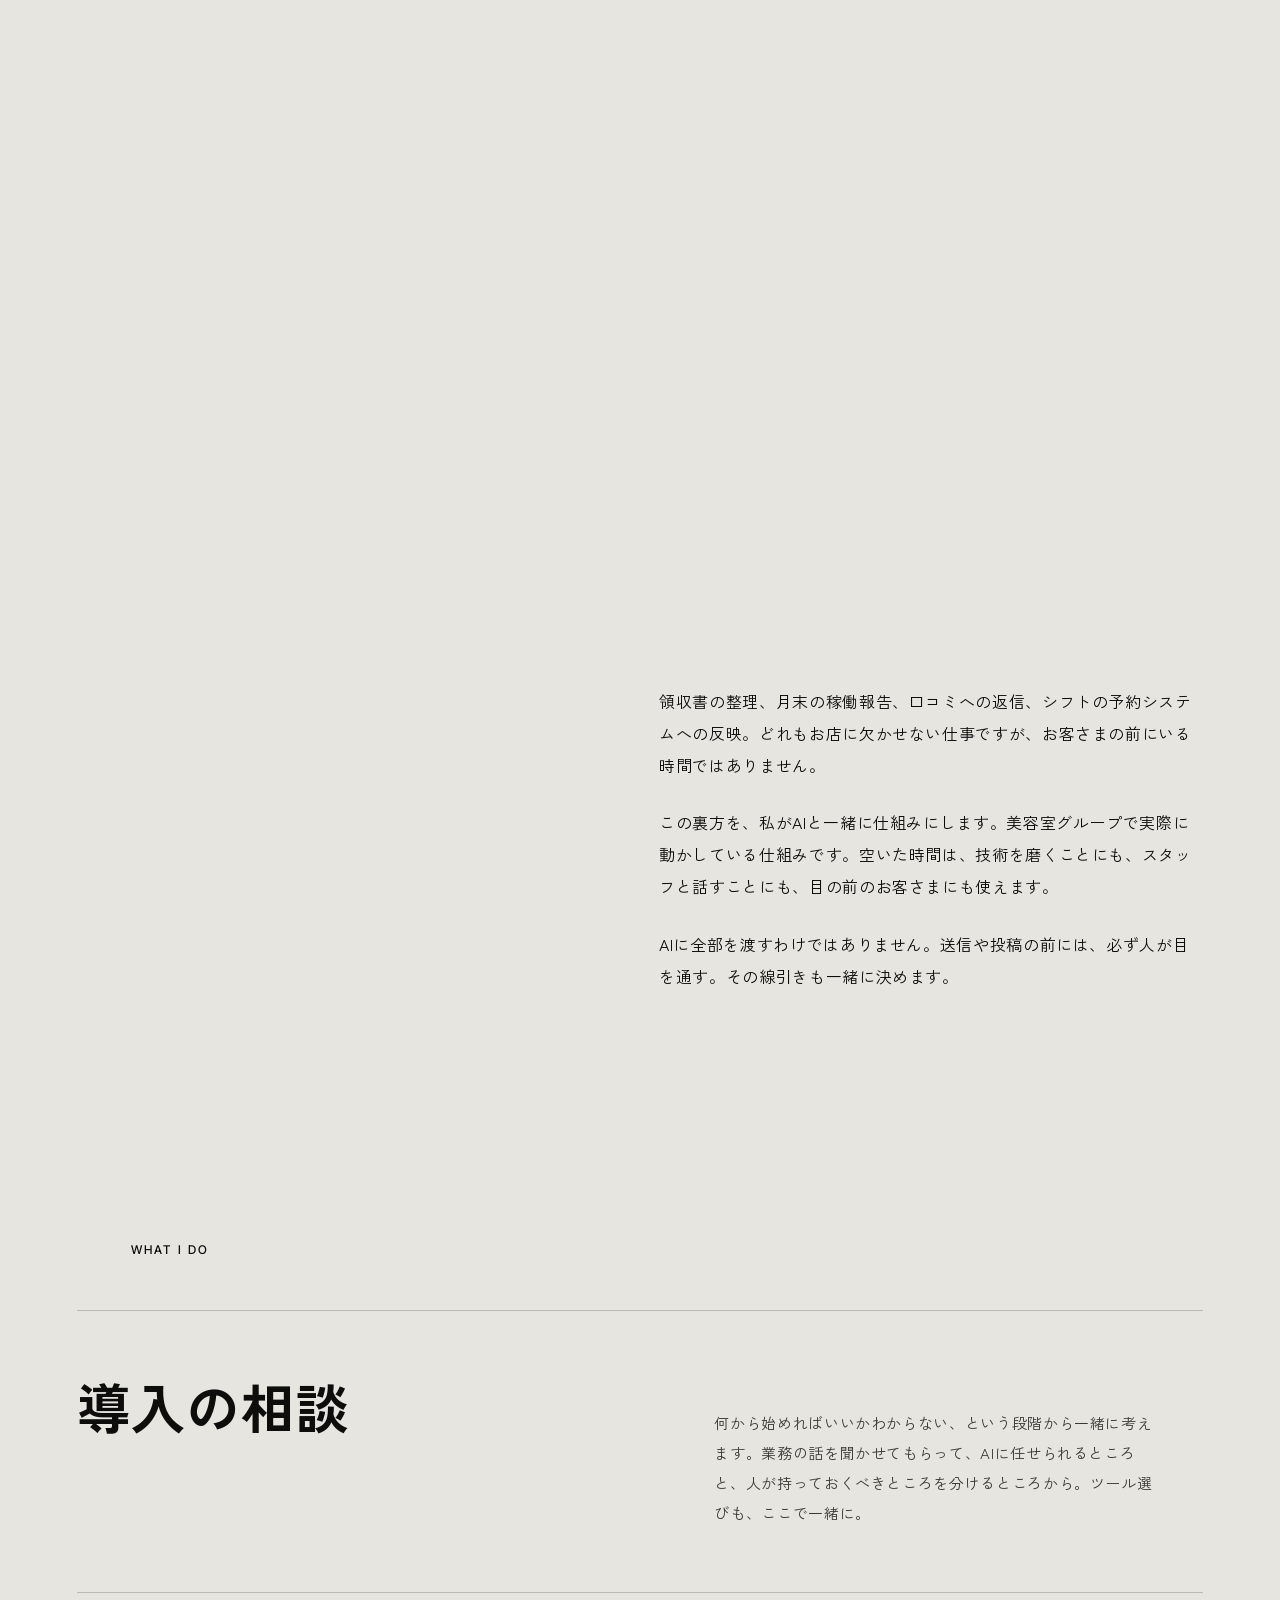
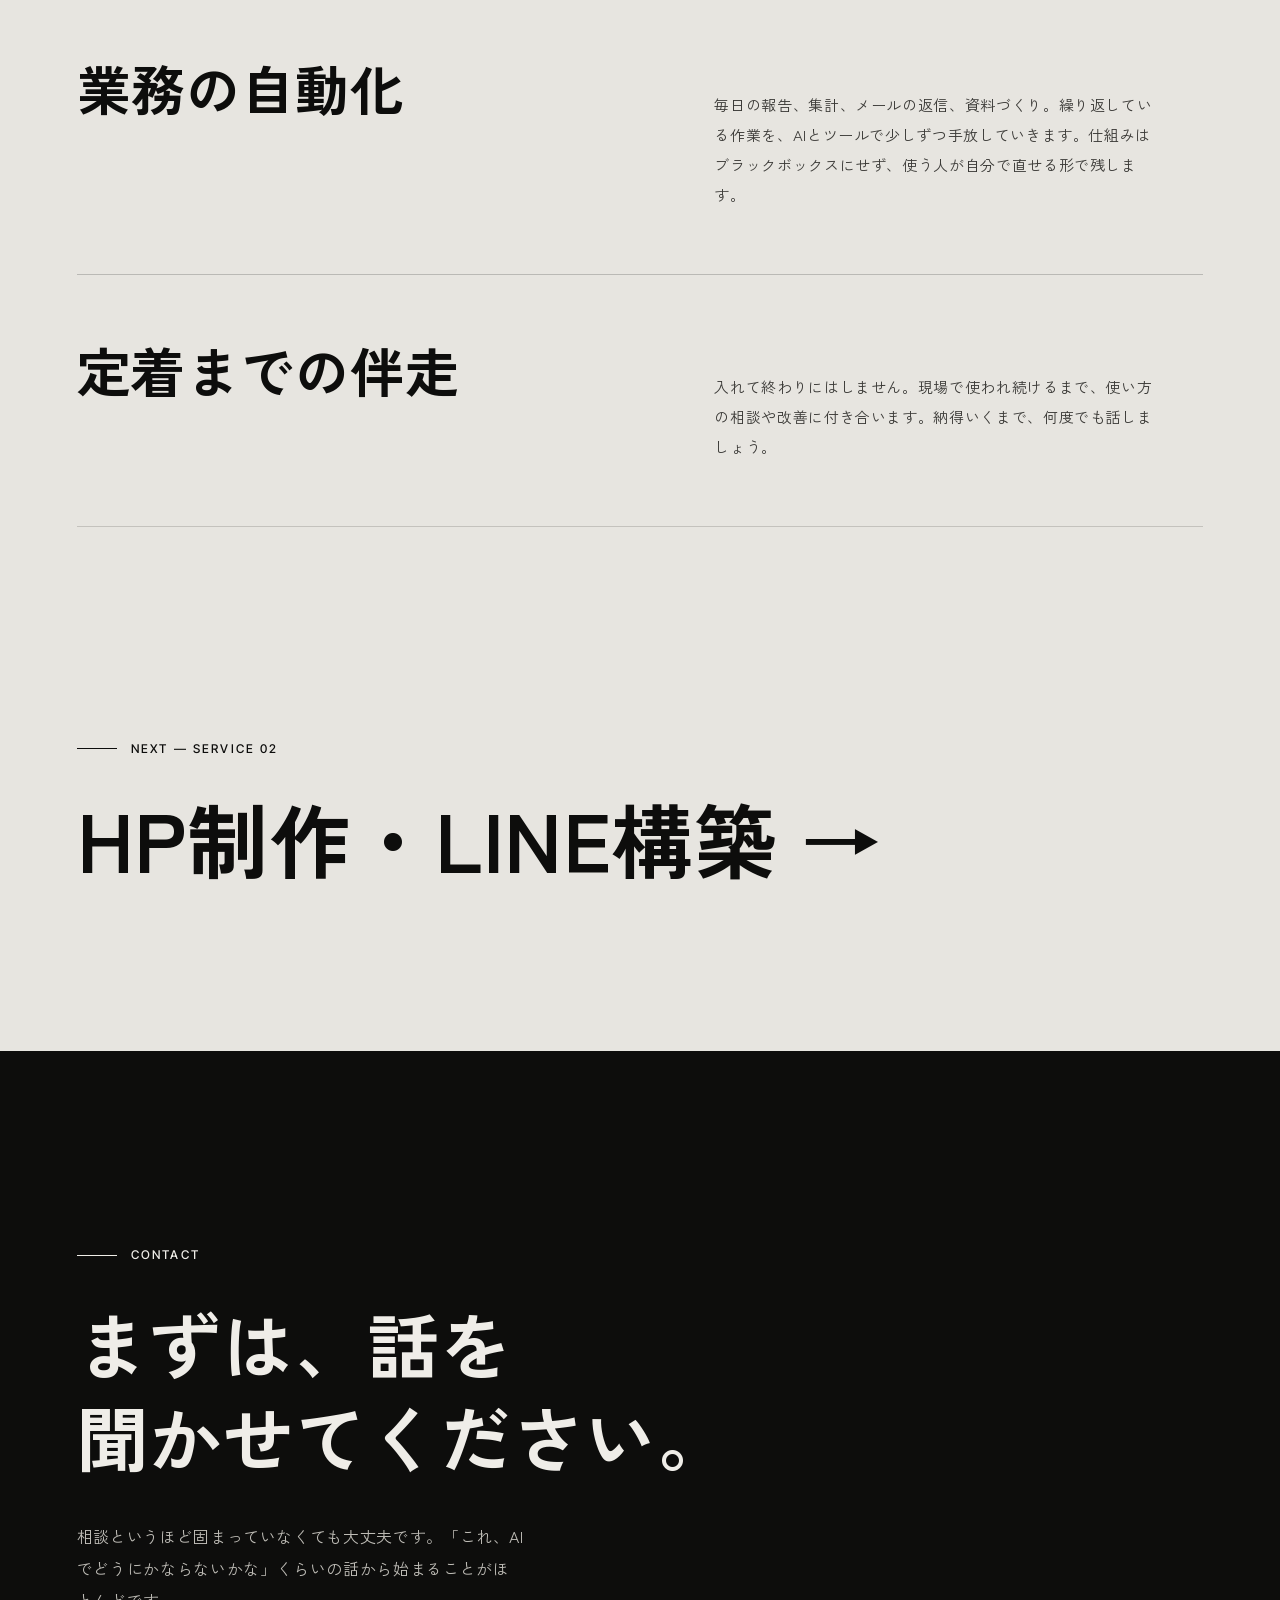
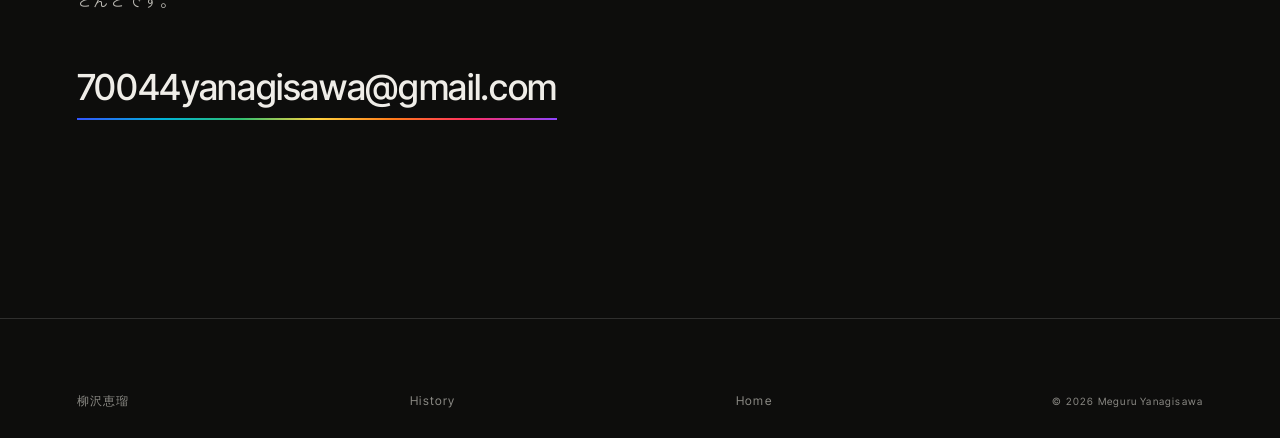
<file: ai.html>
<!doctype html>
<html lang="ja">
<head>
  <meta charset="utf-8">
  <meta name="viewport" content="width=device-width, initial-scale=1">
  <title>AI導入・業務効率化 | 柳沢恵瑠 Meguru Yanagisawa</title>
  <meta name="description" content="AIに任せられることは、AIに。何から始めればいいかの段階から、業務の自動化、定着までを伴走します。">
  <meta property="og:title" content="AI導入・業務効率化 | 柳沢恵瑠 Meguru Yanagisawa">
  <meta property="og:description" content="AIに任せられることは、AIに。何から始めればいいかの段階から、業務の自動化、定着までを伴走します。">
  <meta property="og:type" content="website">
  <meta property="og:image" content="images/ogp.jpg">
  <meta name="theme-color" content="#0d0d0c">
  <link rel="icon" href="favicon.svg" type="image/svg+xml">
  <link rel="preconnect" href="https://fonts.googleapis.com">
  <link rel="preconnect" href="https://fonts.gstatic.com" crossorigin>
  <link href="https://fonts.googleapis.com/css2?family=Inter+Tight:wght@400;500;600&family=Zen+Kaku+Gothic+New:wght@400;500;700&display=swap" rel="stylesheet">
  <link rel="stylesheet" href="css/style.css?v=20261008b">
  <script>document.documentElement.classList.add("js")</script>
</head>
<body>

  <div class="stage" aria-hidden="true">
    <span class="stage__shape stage__shape--a"></span>
    <span class="stage__shape stage__shape--b"></span>
    <p class="stage__word">AI&thinsp;×&thinsp;WORK</p>
  </div>

  <header class="header">
    <a class="header__logo" href="index.html">Meguru<br>Yanagisawa</a>
    <nav class="header__nav" aria-label="メインメニュー">
      <a href="index.html#about">About</a>
      <a href="index.html#service">Service</a>
      <a href="index.html#works">Works</a>
      <a href="index.html#contact">Contact</a>
    </nav>
    <button class="header__menu" type="button" aria-expanded="false" aria-controls="menu">Menu</button>
  </header>

  <div class="menu" id="menu" aria-hidden="true">
    <nav>
      <a href="index.html#about"><span class="mask"><span>About</span></span></a>
      <a href="index.html#service"><span class="mask"><span>Service</span></span></a>
      <a href="index.html#works"><span class="mask"><span>Works</span></span></a>
      <a href="index.html#contact"><span class="mask"><span>Contact</span></span></a>
    </nav>
  </div>

  <a class="badge" href="#contact" aria-label="お問い合わせへ">
    <svg viewBox="0 0 100 100" aria-hidden="true">
      <defs><path id="badge-circle" d="M50,50 m-37,0 a37,37 0 1,1 74,0 a37,37 0 1,1 -74,0"/></defs>
      <text><textPath href="#badge-circle">CONTACT · CONTACT · CONTACT · </textPath></text>
    </svg>
    <span class="badge__dot"></span>
  </a>

  <main>

    <section class="page-hero" data-intro>
      <div class="page-hero__copy">
        <p class="label"><span>Service 01</span></p>
        <h1 class="page-hero__title">
          <span class="mask"><span>AI導入・</span></span>
          <span class="mask"><span>業務効率化</span></span>
        </h1>
        <p class="page-hero__lead"><span class="mask"><span>AIに任せられることは、AIに。</span></span><span class="mask"><span>人にしかできない仕事に、時間を。</span></span></p>
      </div>
      <figure class="page-hero__photo ph intro-clip illust" style="background:#0d0d0c" data-label="ai-hero.jpg — AIのサービスの大きな写真">
        <img src="images/service-ai.jpg" alt="" onerror="this.remove()">
      </figure>
    </section>

    <section class="message message--page">
      <p class="message__lead" data-reveal>
        <span class="mask"><span>「AI、やらないといけないのはわかっている。</span></span>
        <span class="mask"><span>でも、何から？」</span></span>
      </p>
      <div class="message__body">
        <p data-reveal="up">ほとんどの相談は、ここから始まります。</p>
        <p data-reveal="up">まずは、いまの仕事の流れを聞かせてください。AIに任せられるところと、人が持っておくべきところを、一緒に分けていきます。難しい言葉やツールの名前は、わからなくて大丈夫です。</p>
      </div>
    </section>

    <!-- 裏方の時間をAIに -->
    <section class="bo" id="backoffice">
      <div class="bo__pin">
      <div class="bo__sticky">
        <div class="bo__head">
          <p class="label"><span>Back Office</span></p>
          <h2 class="bo__heading" data-reveal>
            <span class="mask"><span>裏方はAIに。</span></span>
            <span class="mask"><span>時間は、お客さまに。</span></span>
          </h2>
        </div>

        <div class="bo__chart" aria-label="裏方の作業をAIが受け持つと、お客さまと向き合う時間が広がるイメージ図">
          <div class="bo__seg bo__seg--task"><span class="bo__task">領収書</span><span class="bo__ai">AI</span></div>
          <div class="bo__seg bo__seg--task"><span class="bo__task">稼働報告</span><span class="bo__ai">AI</span></div>
          <div class="bo__seg bo__seg--task"><span class="bo__task">口コミ返信</span><span class="bo__ai">AI</span></div>
          <div class="bo__seg bo__seg--task"><span class="bo__task">シフト反映</span><span class="bo__ai">AI</span></div>
          <div class="bo__seg bo__seg--main"><span>お客さまと向き合う時間</span></div>
        </div>
        <p class="bo__note">※ イメージです</p>

        <div class="bo__captions">
          <p class="bo__caption bo__caption--before">いまは、お店を回すための作業が、<br>一日のあちこちに入り込んでいる。</p>
          <p class="bo__caption bo__caption--after">裏方をAIが受け持てば、<br>本来いちばん時間をかけたい場所に戻れる。</p>
        </div>
      </div>
      </div>
      <div class="bo__body">
        <p data-reveal="up">領収書の整理、月末の稼働報告、口コミへの返信、シフトの予約システムへの反映。どれもお店に欠かせない仕事ですが、お客さまの前にいる時間ではありません。</p>
        <p data-reveal="up">この裏方を、私がAIと一緒に仕組みにします。美容室グループで実際に動かしている仕組みです。空いた時間は、技術を磨くことにも、スタッフと話すことにも、目の前のお客さまにも使えます。</p>
        <p data-reveal="up">AIに全部を渡すわけではありません。送信や投稿の前には、必ず人が目を通す。その線引きも一緒に決めます。</p>
      </div>
    </section>

    <section class="service service--detail">
      <p class="label" data-reveal><span>What I do</span></p>
      <div class="service__list">
        <div class="service__row" data-reveal>
          <h3 class="service__title"><span class="mask"><span>導入の相談</span></span></h3>
          <p class="service__text">何から始めればいいかわからない、という段階から一緒に考えます。業務の話を聞かせてもらって、AIに任せられるところと、人が持っておくべきところを分けるところから。ツール選びも、ここで一緒に。</p>
        </div>
        <div class="service__row" data-reveal>
          <h3 class="service__title"><span class="mask"><span>業務の自動化</span></span></h3>
          <p class="service__text">毎日の報告、集計、メールの返信、資料づくり。繰り返している作業を、AIとツールで少しずつ手放していきます。仕組みはブラックボックスにせず、使う人が自分で直せる形で残します。</p>
        </div>
        <div class="service__row" data-reveal>
          <h3 class="service__title"><span class="mask"><span>定着までの伴走</span></span></h3>
          <p class="service__text">入れて終わりにはしません。現場で使われ続けるまで、使い方の相談や改善に付き合います。納得いくまで、何度でも話しましょう。</p>
        </div>
      </div>
    </section>

    <section class="next">
      <a class="next__link" href="web.html">
        <p class="label" data-reveal><span>Next — Service 02</span></p>
        <p class="next__title" data-reveal>
          <span class="mask"><span>HP制作・LINE構築 <i aria-hidden="true">→</i></span></span>
        </p>
      </a>
    </section>

    <!-- 連絡 -->
    <section class="contact" id="contact">
      <div class="contact__body">
        <p class="label" data-reveal><span>Contact</span></p>
        <h2 class="contact__heading" data-reveal>
          <span class="mask"><span>まずは、話を</span></span>
          <span class="mask"><span>聞かせてください。</span></span>
        </h2>
        <p class="contact__text" data-reveal="up">相談というほど固まっていなくても大丈夫です。「これ、AIでどうにかならないかな」くらいの話から始まることがほとんどです。</p>
        <a class="contact__mail" href="mailto:70044yanagisawa@gmail.com" data-reveal="up"><span>70044yanagisawa@gmail.com</span></a>
      </div>
    </section>

  </main>

  <footer class="footer">
    <div class="footer__row">
      <p>柳沢恵瑠</p>
      <a href="history.html">History</a>
      <a href="index.html">Home</a>
      <p><small>&copy; <span class="year">2026</span> Meguru Yanagisawa</small></p>
    </div>
  </footer>

  <script src="js/main.js?v=20261008b"></script>
</body>
</html>
</file>
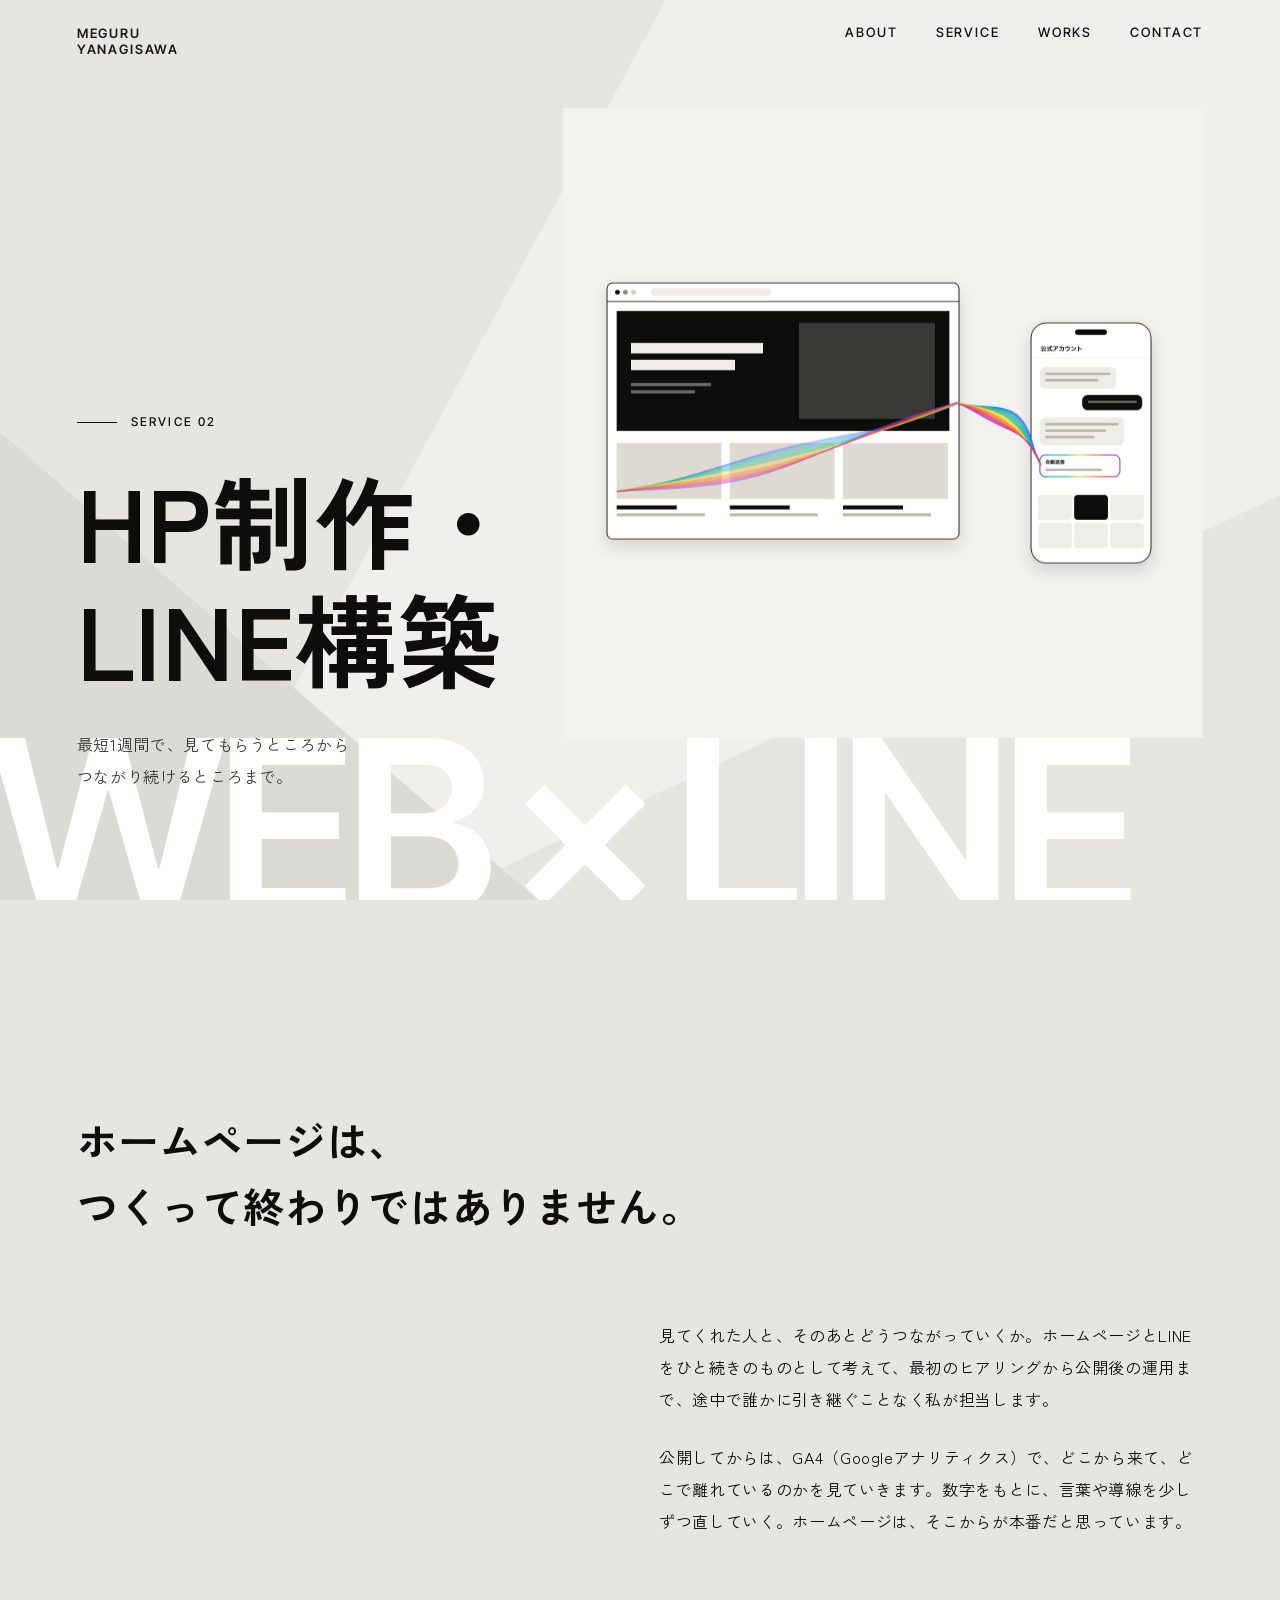
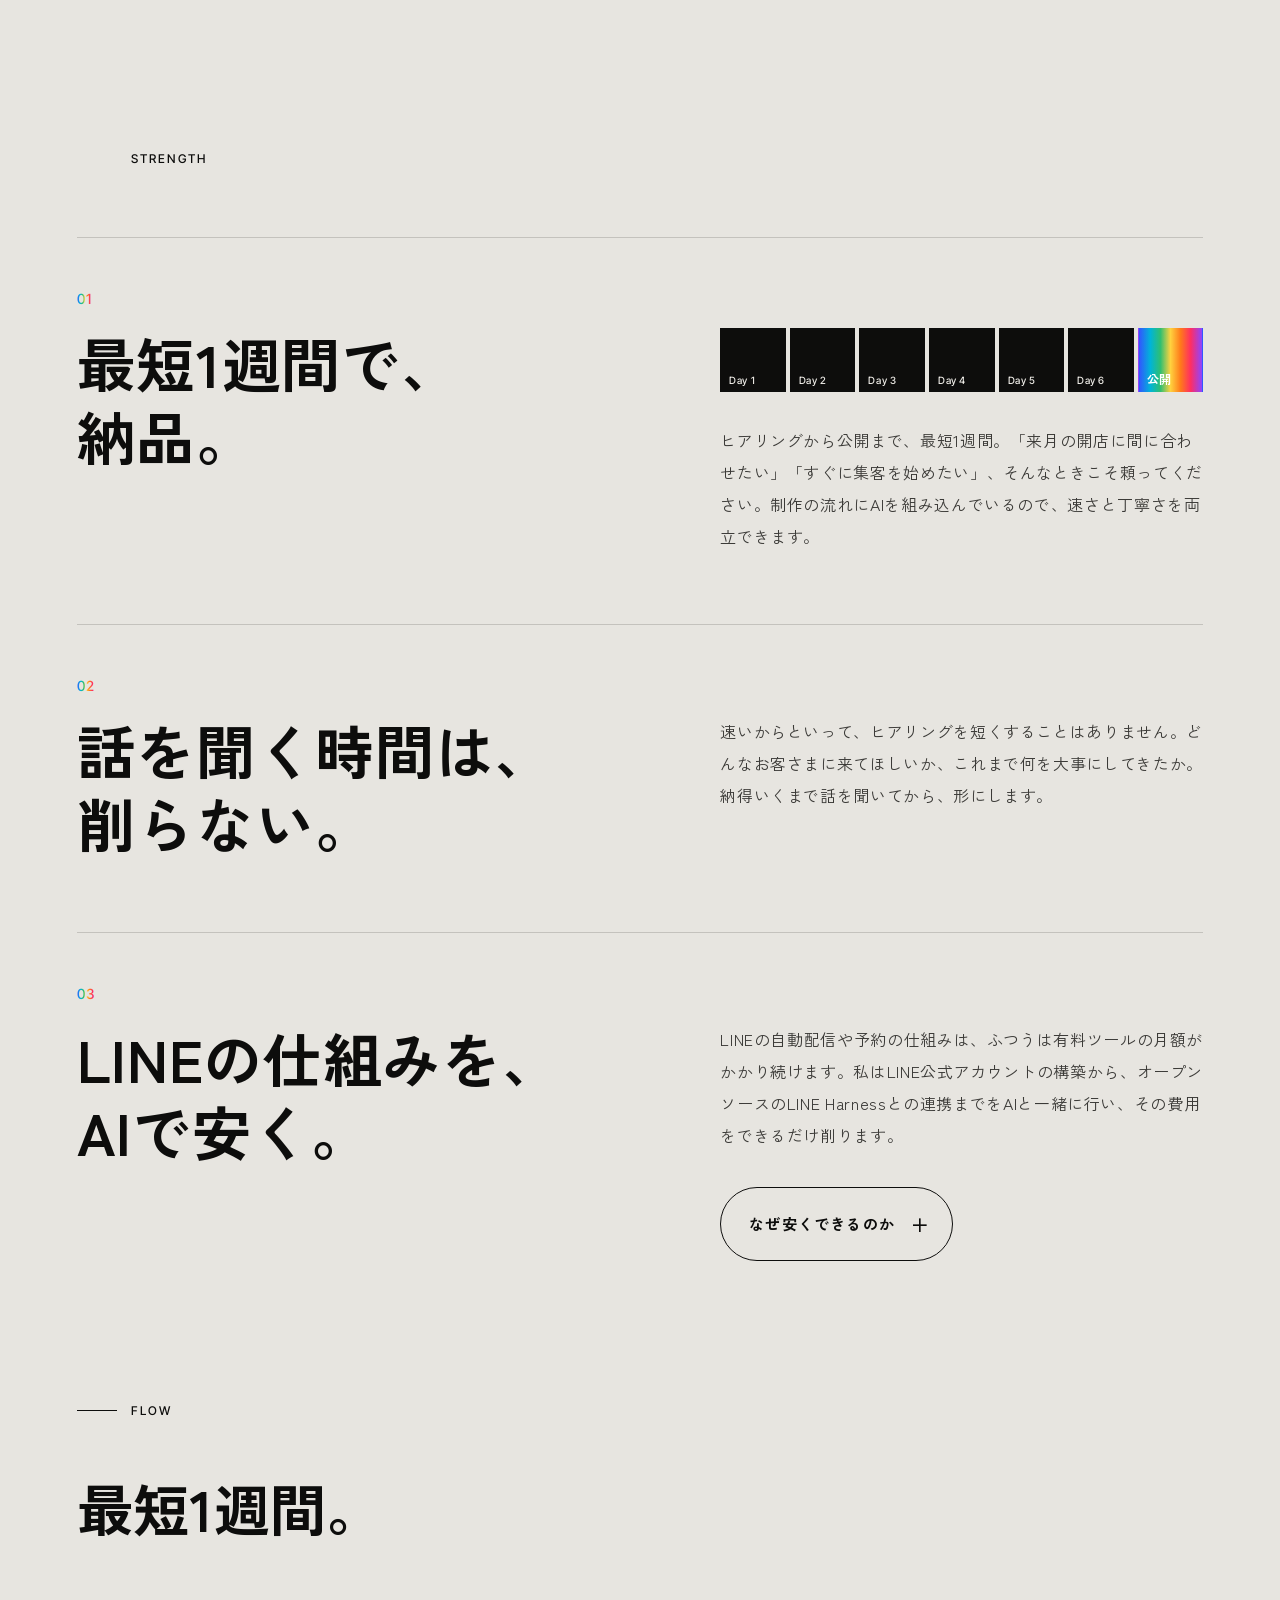
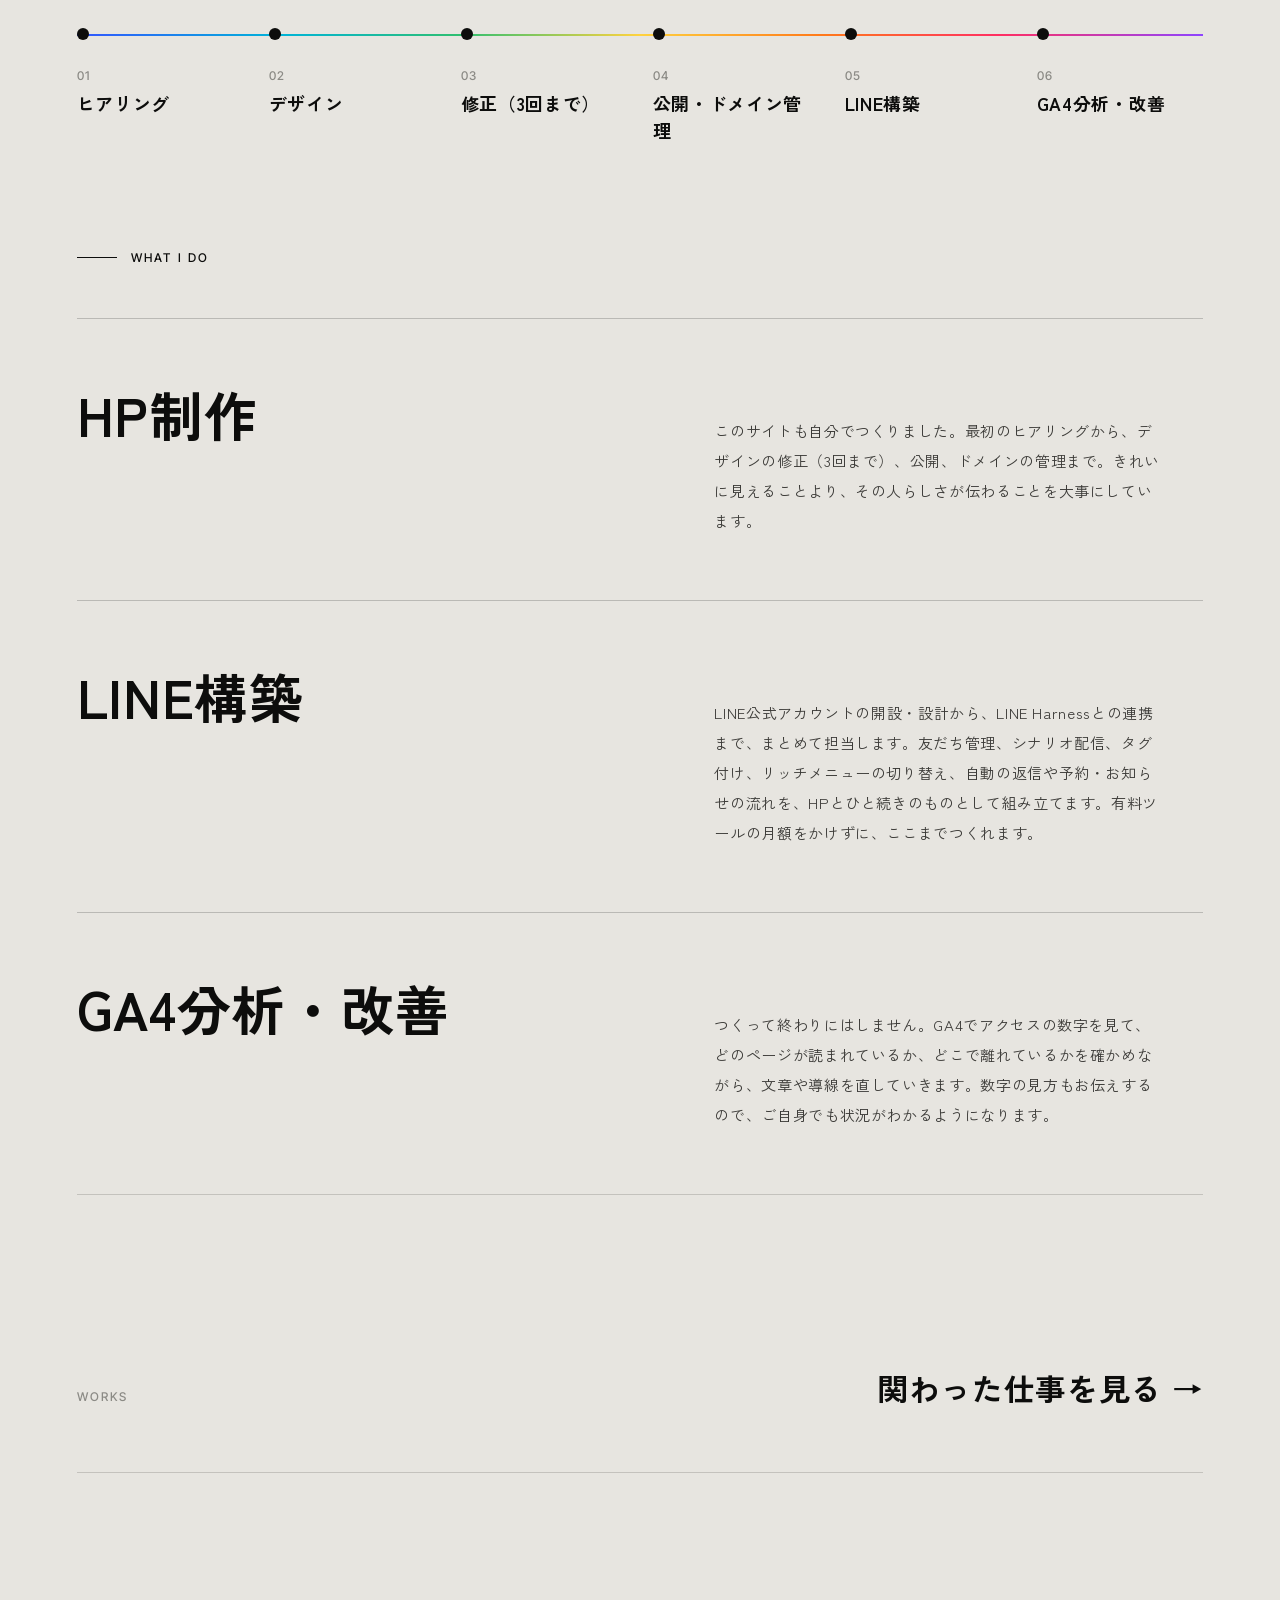
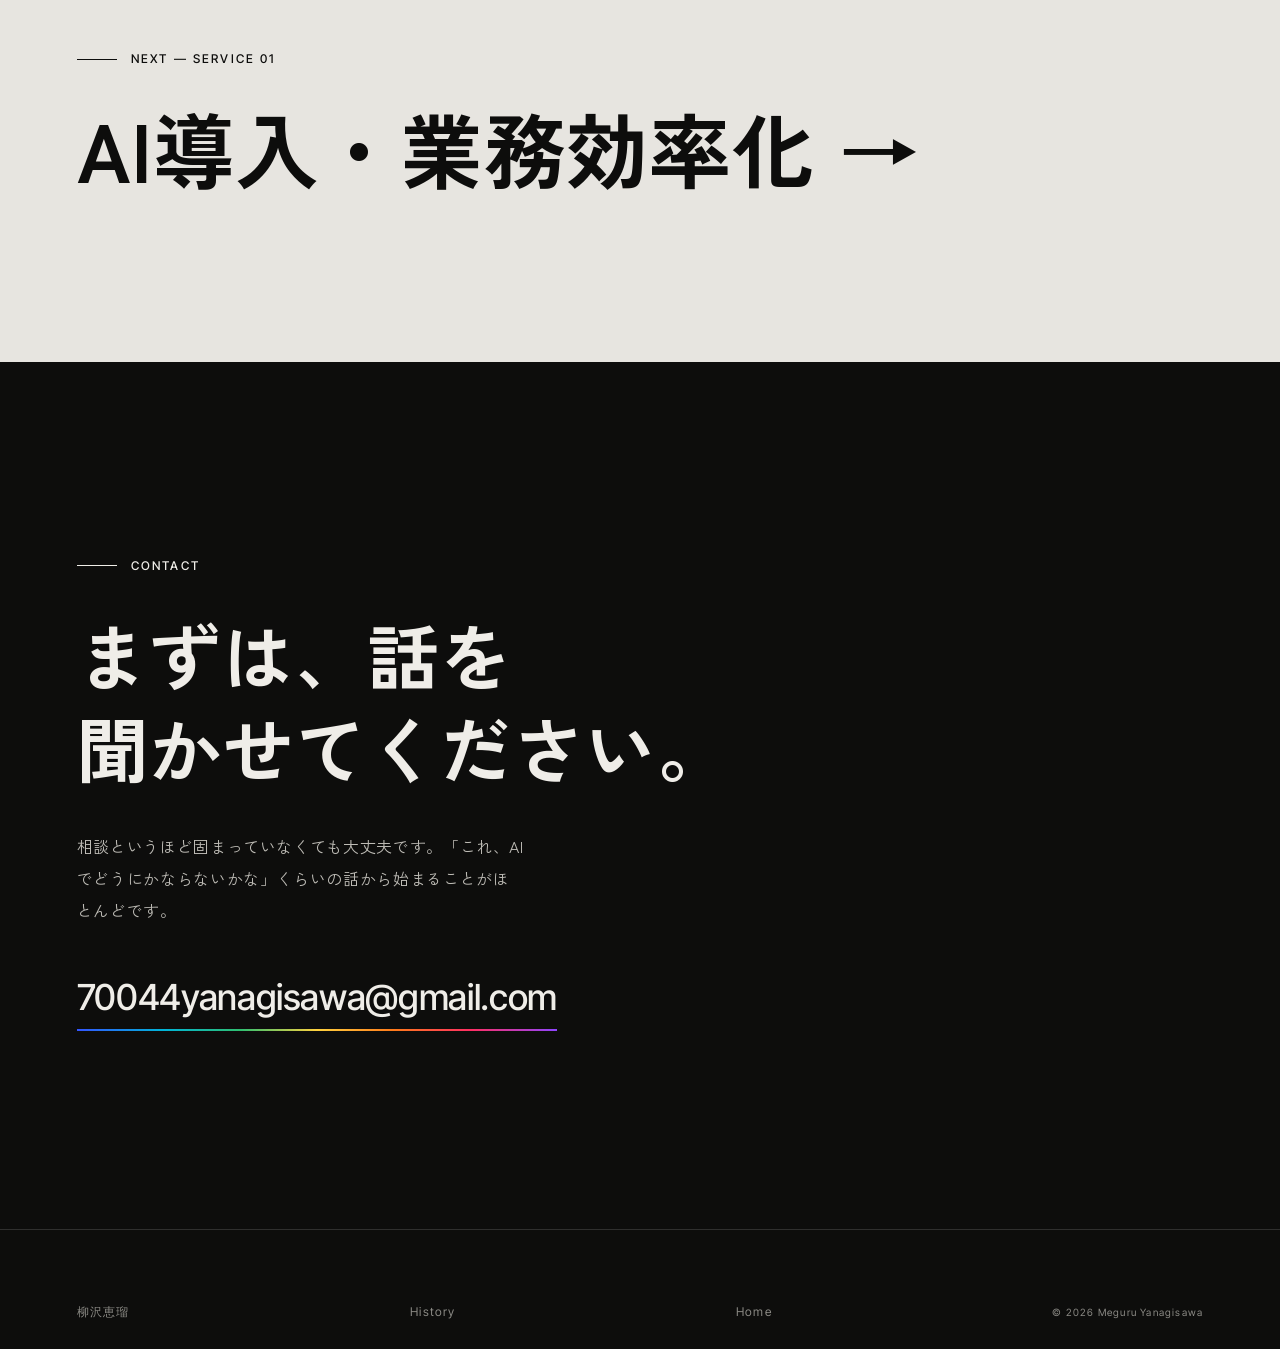
<file: web.html>
<!doctype html>
<html lang="ja">
<head>
  <meta charset="utf-8">
  <meta name="viewport" content="width=device-width, initial-scale=1">
  <title>HP制作・LINE構築 | 柳沢恵瑠 Meguru Yanagisawa</title>
  <meta name="description" content="ヒアリングから修正、公開、ドメイン管理、LINE構築、運用まで。ホームページとLINEをひと続きでつくります。">
  <meta property="og:title" content="HP制作・LINE構築 | 柳沢恵瑠 Meguru Yanagisawa">
  <meta property="og:description" content="ヒアリングから修正、公開、ドメイン管理、LINE構築、運用まで。ホームページとLINEをひと続きでつくります。">
  <meta property="og:type" content="website">
  <meta property="og:image" content="images/ogp.jpg">
  <meta name="theme-color" content="#0d0d0c">
  <link rel="icon" href="favicon.svg" type="image/svg+xml">
  <link rel="preconnect" href="https://fonts.googleapis.com">
  <link rel="preconnect" href="https://fonts.gstatic.com" crossorigin>
  <link href="https://fonts.googleapis.com/css2?family=Inter+Tight:wght@400;500;600&family=Zen+Kaku+Gothic+New:wght@400;500;700&display=swap" rel="stylesheet">
  <link rel="stylesheet" href="css/style.css?v=20261008b">
  <script>document.documentElement.classList.add("js")</script>
</head>
<body>

  <div class="stage" aria-hidden="true">
    <span class="stage__shape stage__shape--a"></span>
    <span class="stage__shape stage__shape--b"></span>
    <p class="stage__word">WEB&thinsp;×&thinsp;LINE</p>
  </div>

  <header class="header">
    <a class="header__logo" href="index.html">Meguru<br>Yanagisawa</a>
    <nav class="header__nav" aria-label="メインメニュー">
      <a href="index.html#about">About</a>
      <a href="index.html#service">Service</a>
      <a href="index.html#works">Works</a>
      <a href="index.html#contact">Contact</a>
    </nav>
    <button class="header__menu" type="button" aria-expanded="false" aria-controls="menu">Menu</button>
  </header>

  <div class="menu" id="menu" aria-hidden="true">
    <nav>
      <a href="index.html#about"><span class="mask"><span>About</span></span></a>
      <a href="index.html#service"><span class="mask"><span>Service</span></span></a>
      <a href="index.html#works"><span class="mask"><span>Works</span></span></a>
      <a href="index.html#contact"><span class="mask"><span>Contact</span></span></a>
    </nav>
  </div>

  <a class="badge" href="#contact" aria-label="お問い合わせへ">
    <svg viewBox="0 0 100 100" aria-hidden="true">
      <defs><path id="badge-circle" d="M50,50 m-37,0 a37,37 0 1,1 74,0 a37,37 0 1,1 -74,0"/></defs>
      <text><textPath href="#badge-circle">CONTACT · CONTACT · CONTACT · </textPath></text>
    </svg>
    <span class="badge__dot"></span>
  </a>

  <main>

    <section class="page-hero" data-intro>
      <div class="page-hero__copy">
        <p class="label"><span>Service 02</span></p>
        <h1 class="page-hero__title">
          <span class="mask"><span>HP制作・</span></span>
          <span class="mask"><span>LINE構築</span></span>
        </h1>
        <p class="page-hero__lead"><span class="mask"><span>最短1週間で、見てもらうところから</span></span><span class="mask"><span>つながり続けるところまで。</span></span></p>
      </div>
      <figure class="page-hero__photo ph intro-clip illust" style="background:#f3f2ee" data-label="web-hero.jpg — HP・LINEのサービスの大きな写真">
        <img src="images/service-web.jpg" alt="" onerror="this.remove()">
      </figure>
    </section>

    <section class="message message--page">
      <p class="message__lead" data-reveal>
        <span class="mask"><span>ホームページは、</span></span>
        <span class="mask"><span>つくって終わりではありません。</span></span>
      </p>
      <div class="message__body">
        <p data-reveal="up">見てくれた人と、そのあとどうつながっていくか。ホームページとLINEをひと続きのものとして考えて、最初のヒアリングから公開後の運用まで、途中で誰かに引き継ぐことなく私が担当します。</p>
        <p data-reveal="up">公開してからは、GA4（Googleアナリティクス）で、どこから来て、どこで離れているのかを見ていきます。数字をもとに、言葉や導線を少しずつ直していく。ホームページは、そこからが本番だと思っています。</p>
      </div>
    </section>

    <!-- 強み -->
    <section class="strengths">
      <p class="label" data-reveal><span>Strength</span></p>

      <article class="strength">
        <div class="strength__head">
          <p class="strength__no">01</p>
          <h2 class="strength__title" data-reveal>
            <span class="mask"><span>最短1週間で、</span></span>
            <span class="mask"><span>納品。</span></span>
          </h2>
        </div>
        <div class="strength__body">
          <ol class="days" data-reveal aria-label="ヒアリングから公開まで最短7日"><li><span>Day 1</span></li><li><span>Day 2</span></li><li><span>Day 3</span></li><li><span>Day 4</span></li><li><span>Day 5</span></li><li><span>Day 6</span></li><li class="is-last"><span>公開</span></li></ol>
          <p data-reveal="up">ヒアリングから公開まで、最短1週間。「来月の開店に間に合わせたい」「すぐに集客を始めたい」、そんなときこそ頼ってください。制作の流れにAIを組み込んでいるので、速さと丁寧さを両立できます。</p>
        </div>
      </article>

      <article class="strength">
        <div class="strength__head">
          <p class="strength__no">02</p>
          <h2 class="strength__title" data-reveal>
            <span class="mask"><span>話を聞く時間は、</span></span>
            <span class="mask"><span>削らない。</span></span>
          </h2>
        </div>
        <div class="strength__body">
          <p data-reveal="up">速いからといって、ヒアリングを短くすることはありません。どんなお客さまに来てほしいか、これまで何を大事にしてきたか。納得いくまで話を聞いてから、形にします。</p>
        </div>
      </article>

      <article class="strength">
        <div class="strength__head">
          <p class="strength__no">03</p>
          <h2 class="strength__title" data-reveal>
            <span class="mask"><span>LINEの仕組みを、</span></span>
            <span class="mask"><span>AIで安く。</span></span>
          </h2>
        </div>
        <div class="strength__body">
          <p data-reveal="up">LINEの自動配信や予約の仕組みは、ふつうは有料ツールの月額がかかり続けます。私はLINE公式アカウントの構築から、オープンソースのLINE Harnessとの連携までをAIと一緒に行い、その費用をできるだけ削ります。</p>
          <button class="why-open" type="button" data-open="why" data-reveal="up">
            <span>なぜ安くできるのか</span><i aria-hidden="true">＋</i>
          </button>
        </div>
      </article>
    </section>

    <!-- 「なぜ安くできるのか」：ボタンで開く -->
    <dialog class="why" id="why" aria-labelledby="why-title">
      <div class="why__scroll">
        <button class="why__close" type="button" data-close>Close <i aria-hidden="true">×</i></button>

        <p class="label"><span>Why</span></p>
        <h2 class="why__title" id="why-title">なぜ、安くできるのか。</h2>

        <div class="compare">
          <div class="compare__col">
            <p class="compare__head">よくある形</p>
            <ul class="compare__stack">
              <li>LINE公式アカウント</li>
              <li class="compare__plus">＋</li>
              <li>Lステップなどの有料ツール<small>月額 5,000〜32,780円</small></li>
              <li class="compare__plus">＋</li>
              <li>やりたいことごとの構築費</li>
            </ul>
            <p class="compare__text">多くの場合、LINE公式アカウントにLステップのような有料ツールを組み合わせて、「これをやりたいなら、この金額」という形で費用が積み上がっていきます。</p>
          </div>
          <div class="compare__col compare__col--mine">
            <p class="compare__head">私のやり方</p>
            <ul class="compare__stack">
              <li>LINE公式アカウント</li>
              <li class="compare__plus">＋</li>
              <li>LINE Harness<small>オープンソース・ツール代 0円〜</small></li>
              <li class="compare__plus">＋</li>
              <li>AIと一緒に構築</li>
            </ul>
            <p class="compare__text">私はAIの導入を仕事にしていて、LステップではなくLINE Harnessというオープンソースのツールを使います。友だち管理、シナリオ配信、タグ付け、リッチメニューの切り替えなど、必要な機能はそろっていて、ツールそのものに月額はかかりません。構築もAIと一緒に進めるので、手間と費用をおさえられます。</p>
          </div>
        </div>

        <div class="saving">
          <p class="saving__row"><span class="saving__label">ツール代</span><span class="saving__num">月 <b data-count="21780">0</b> 円</span><span class="saving__arrow">→</span><span class="saving__num saving__num--zero">0 円</span></p>
          <p class="saving__row saving__row--year"><span class="saving__label">1年で</span><span class="saving__num saving__num--big"><b data-count="261360">0</b> 円</span><span class="saving__tail">おさえられる</span></p>
          <p class="saving__note">※ Lステップのスタンダードプラン（月額21,780円・税込）をLINE Harnessに置き換えた場合の、ツール代だけの試算です。LINE公式アカウントの月額はどちらの場合も別にかかります。友だちの数や使い方によって変わります。</p>
        </div>

        <div class="why__end">
          <h3 class="why__end-title">浮いたお金と時間を、<br>本当にやりたいことへ。</h3>
          <p>おさえた費用は、あなたが本当に力を入れたい商品やサービス、お客さまのために使えます。そして、AIを入れているからこそ、日々の作業の時間も減らせる。</p>
          <p>お金と時間の両方を、本業に戻す。それが、私がいちばん貢献できることだと思っています。</p>
        </div>
      </div>
    </dialog>

    <section class="flow">
      <p class="label" data-reveal><span>Flow</span></p>
      <h2 class="flow__heading" data-reveal>
        <span class="mask"><span>最短1週間。</span></span>
      </h2>
      <ol class="flow__list" data-reveal>
        <li><span>01</span>ヒアリング</li>
        <li><span>02</span>デザイン</li>
        <li><span>03</span>修正（3回まで）</li>
        <li><span>04</span>公開・ドメイン管理</li>
        <li><span>05</span>LINE構築</li>
        <li><span>06</span>GA4分析・改善</li>
      </ol>
    </section>

    <section class="service service--detail">
      <p class="label" data-reveal><span>What I do</span></p>
      <div class="service__list">
        <div class="service__row" data-reveal>
          <h3 class="service__title"><span class="mask"><span>HP制作</span></span></h3>
          <p class="service__text">このサイトも自分でつくりました。最初のヒアリングから、デザインの修正（3回まで）、公開、ドメインの管理まで。きれいに見えることより、その人らしさが伝わることを大事にしています。</p>
        </div>
        <div class="service__row" data-reveal>
          <h3 class="service__title"><span class="mask"><span>LINE構築</span></span></h3>
          <p class="service__text">LINE公式アカウントの開設・設計から、LINE Harnessとの連携まで、まとめて担当します。友だち管理、シナリオ配信、タグ付け、リッチメニューの切り替え、自動の返信や予約・お知らせの流れを、HPとひと続きのものとして組み立てます。有料ツールの月額をかけずに、ここまでつくれます。</p>
        </div>
        <div class="service__row" data-reveal>
          <h3 class="service__title"><span class="mask"><span>GA4分析・改善</span></span></h3>
          <p class="service__text">つくって終わりにはしません。GA4でアクセスの数字を見て、どのページが読まれているか、どこで離れているかを確かめながら、文章や導線を直していきます。数字の見方もお伝えするので、ご自身でも状況がわかるようになります。</p>
        </div>
      </div>
    </section>

    <section class="to-works">
      <a class="to-works__link" href="index.html#works" data-reveal>
        <span class="to-works__label">Works</span>
        <span class="to-works__title">関わった仕事を見る <i aria-hidden="true">→</i></span>
      </a>
    </section>

    <section class="next">
      <a class="next__link" href="ai.html">
        <p class="label" data-reveal><span>Next — Service 01</span></p>
        <p class="next__title" data-reveal>
          <span class="mask"><span>AI導入・業務効率化 <i aria-hidden="true">→</i></span></span>
        </p>
      </a>
    </section>

    <!-- 連絡 -->
    <section class="contact" id="contact">
      <div class="contact__body">
        <p class="label" data-reveal><span>Contact</span></p>
        <h2 class="contact__heading" data-reveal>
          <span class="mask"><span>まずは、話を</span></span>
          <span class="mask"><span>聞かせてください。</span></span>
        </h2>
        <p class="contact__text" data-reveal="up">相談というほど固まっていなくても大丈夫です。「これ、AIでどうにかならないかな」くらいの話から始まることがほとんどです。</p>
        <a class="contact__mail" href="mailto:70044yanagisawa@gmail.com" data-reveal="up"><span>70044yanagisawa@gmail.com</span></a>
      </div>
    </section>

  </main>

  <footer class="footer">
    <div class="footer__row">
      <p>柳沢恵瑠</p>
      <a href="history.html">History</a>
      <a href="index.html">Home</a>
      <p><small>&copy; <span class="year">2026</span> Meguru Yanagisawa</small></p>
    </div>
  </footer>

  <script src="js/main.js?v=20261008b"></script>
</body>
</html>
</file>
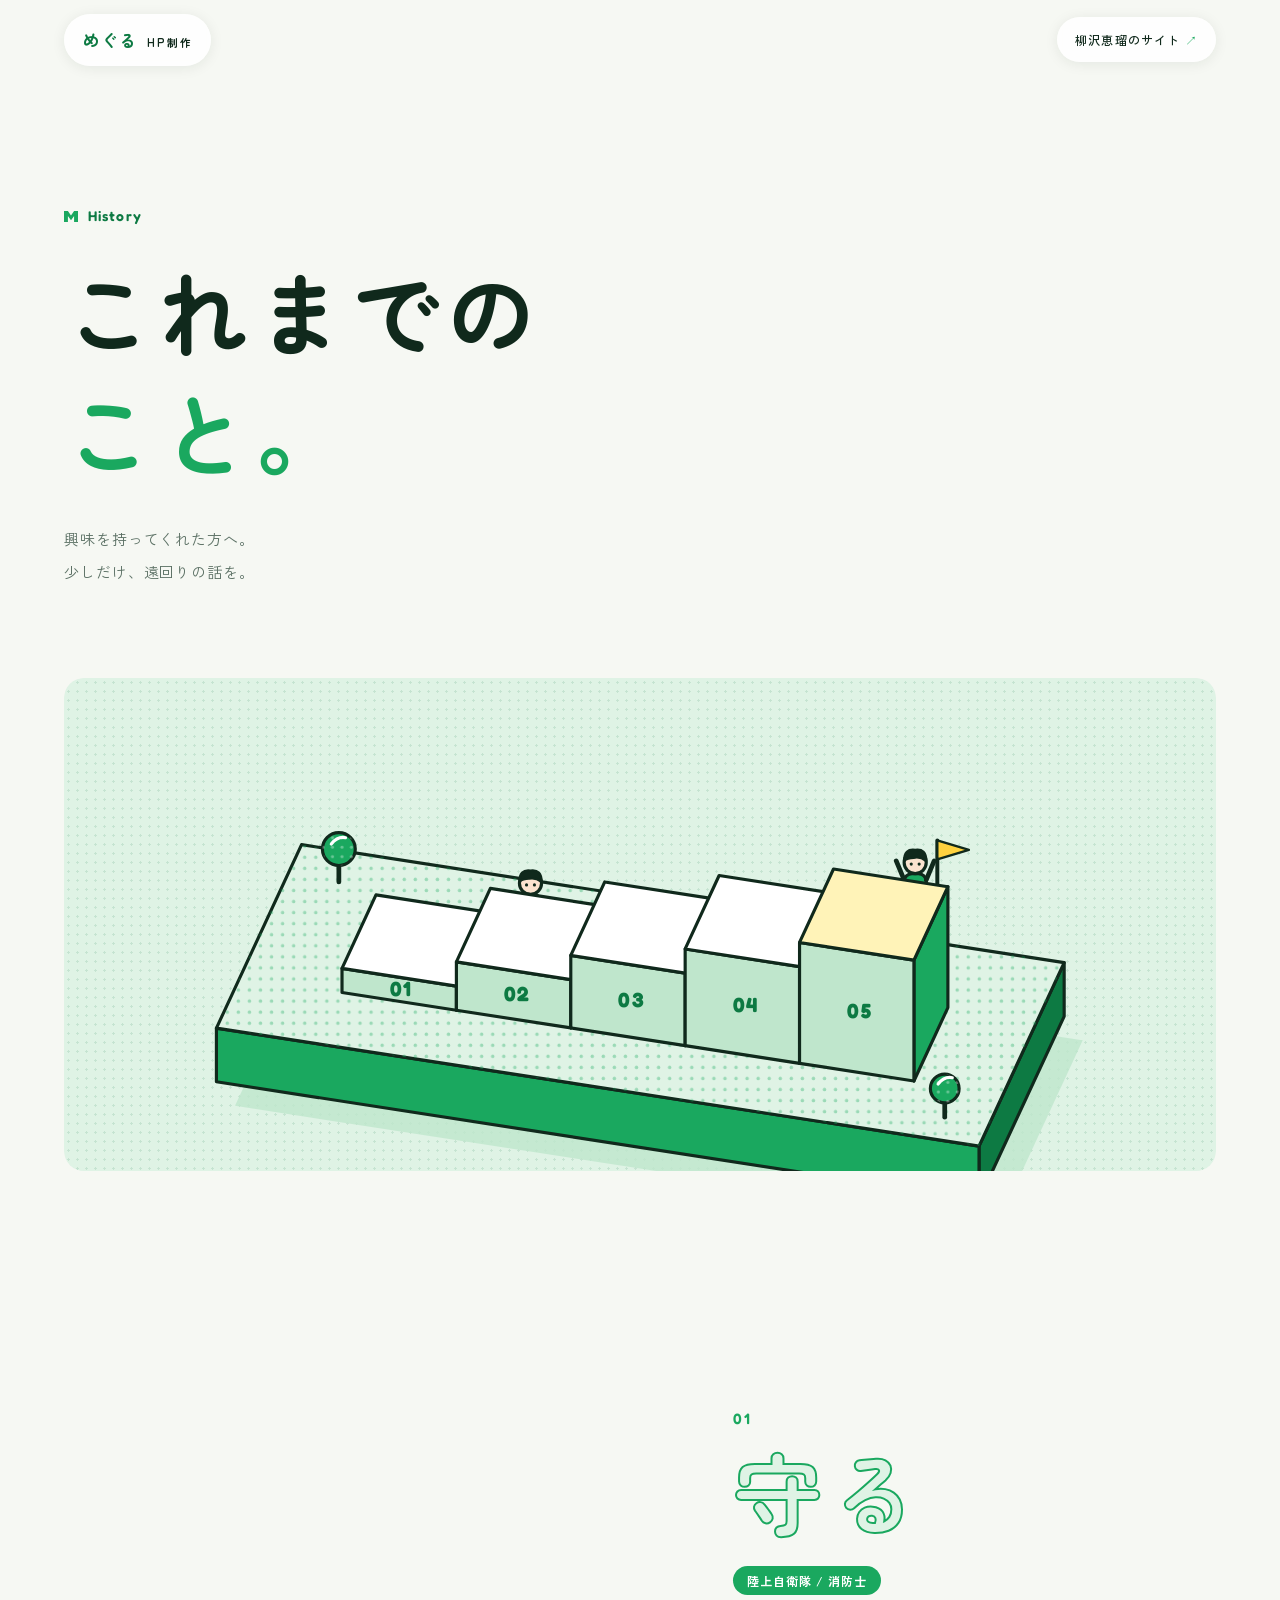
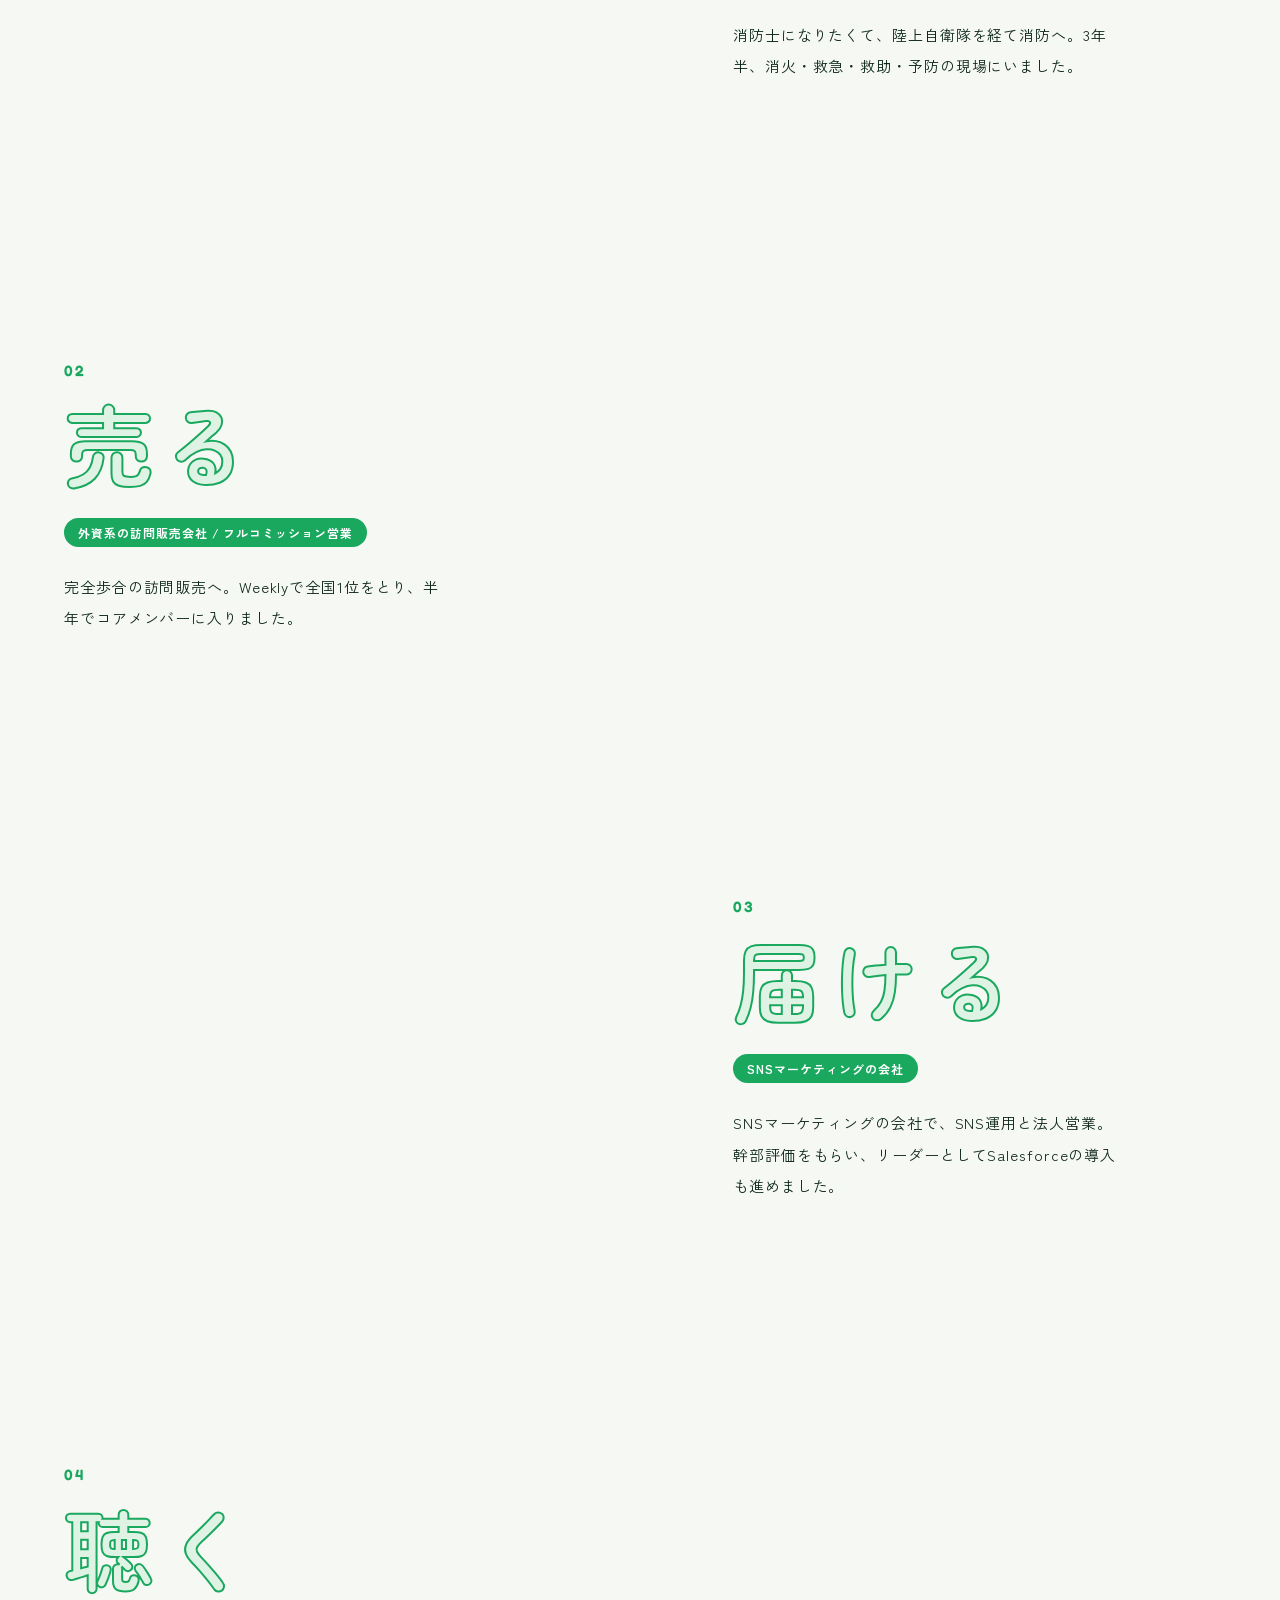
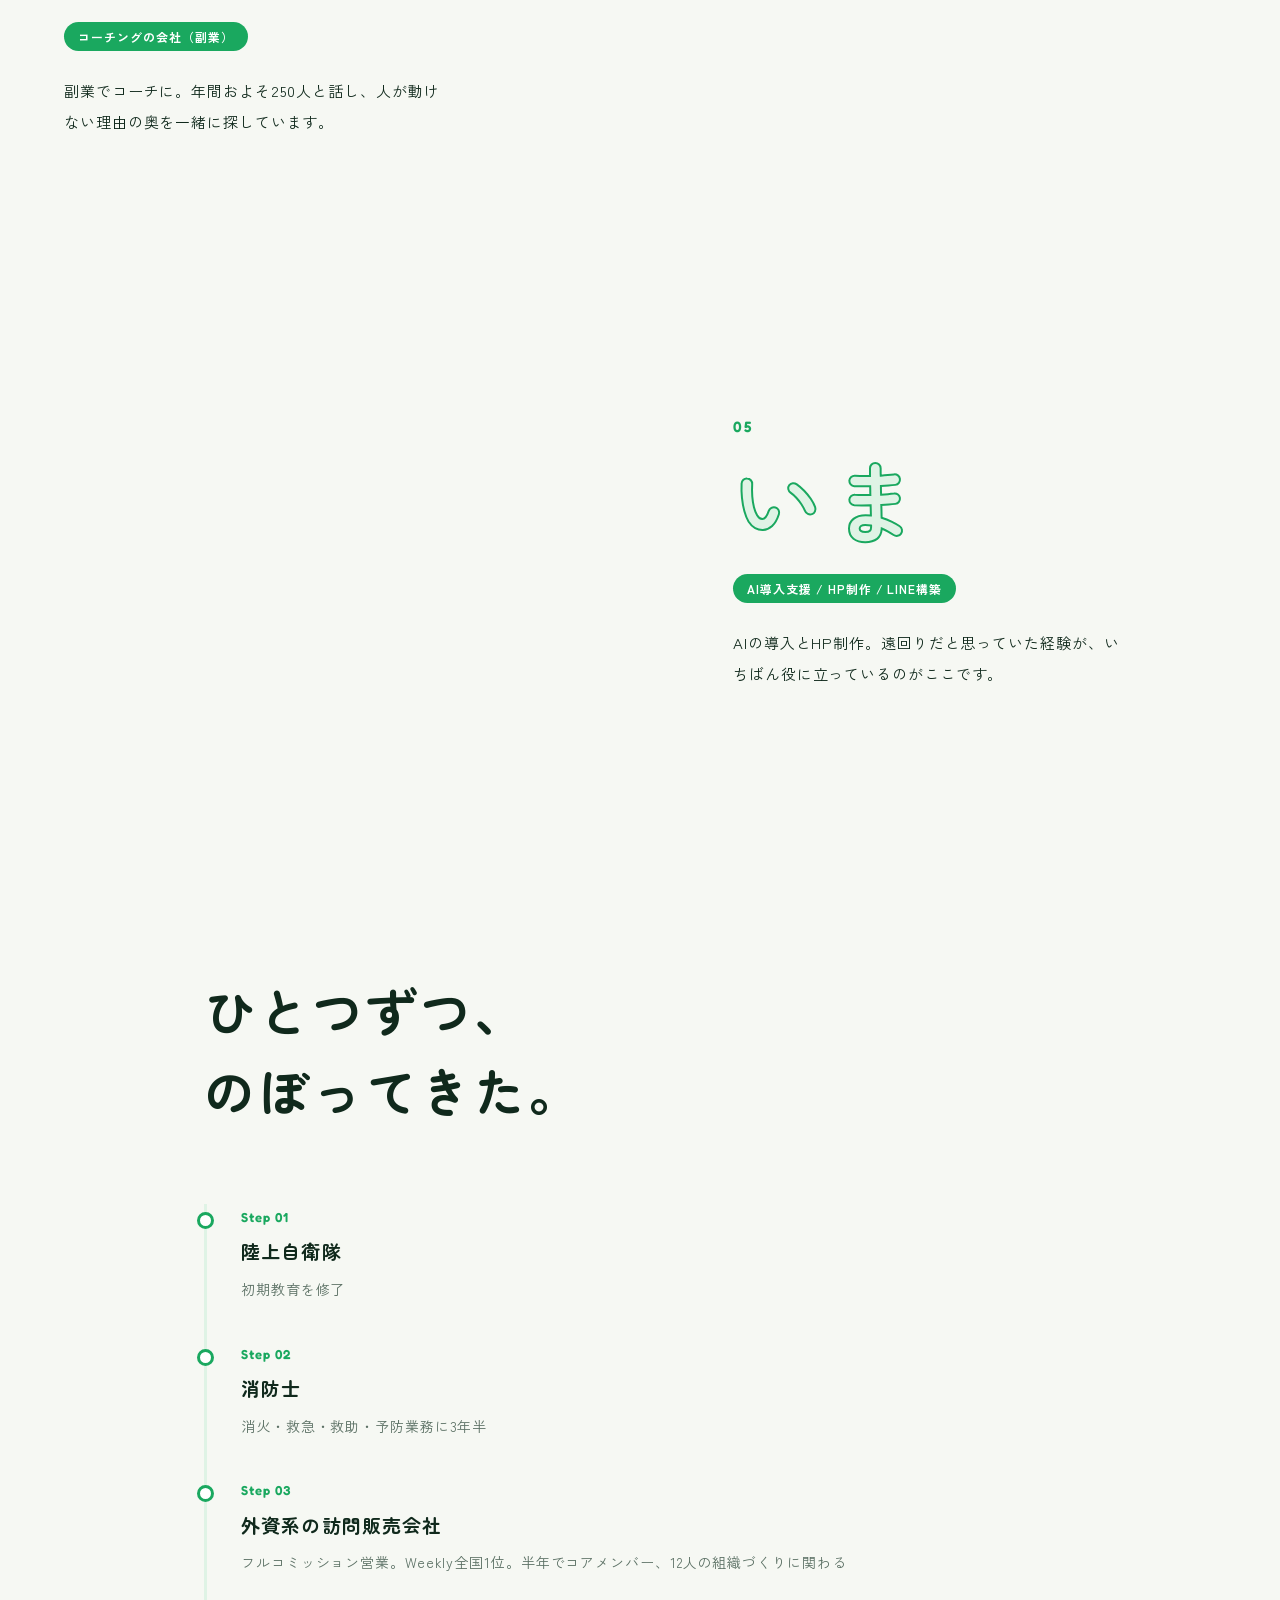
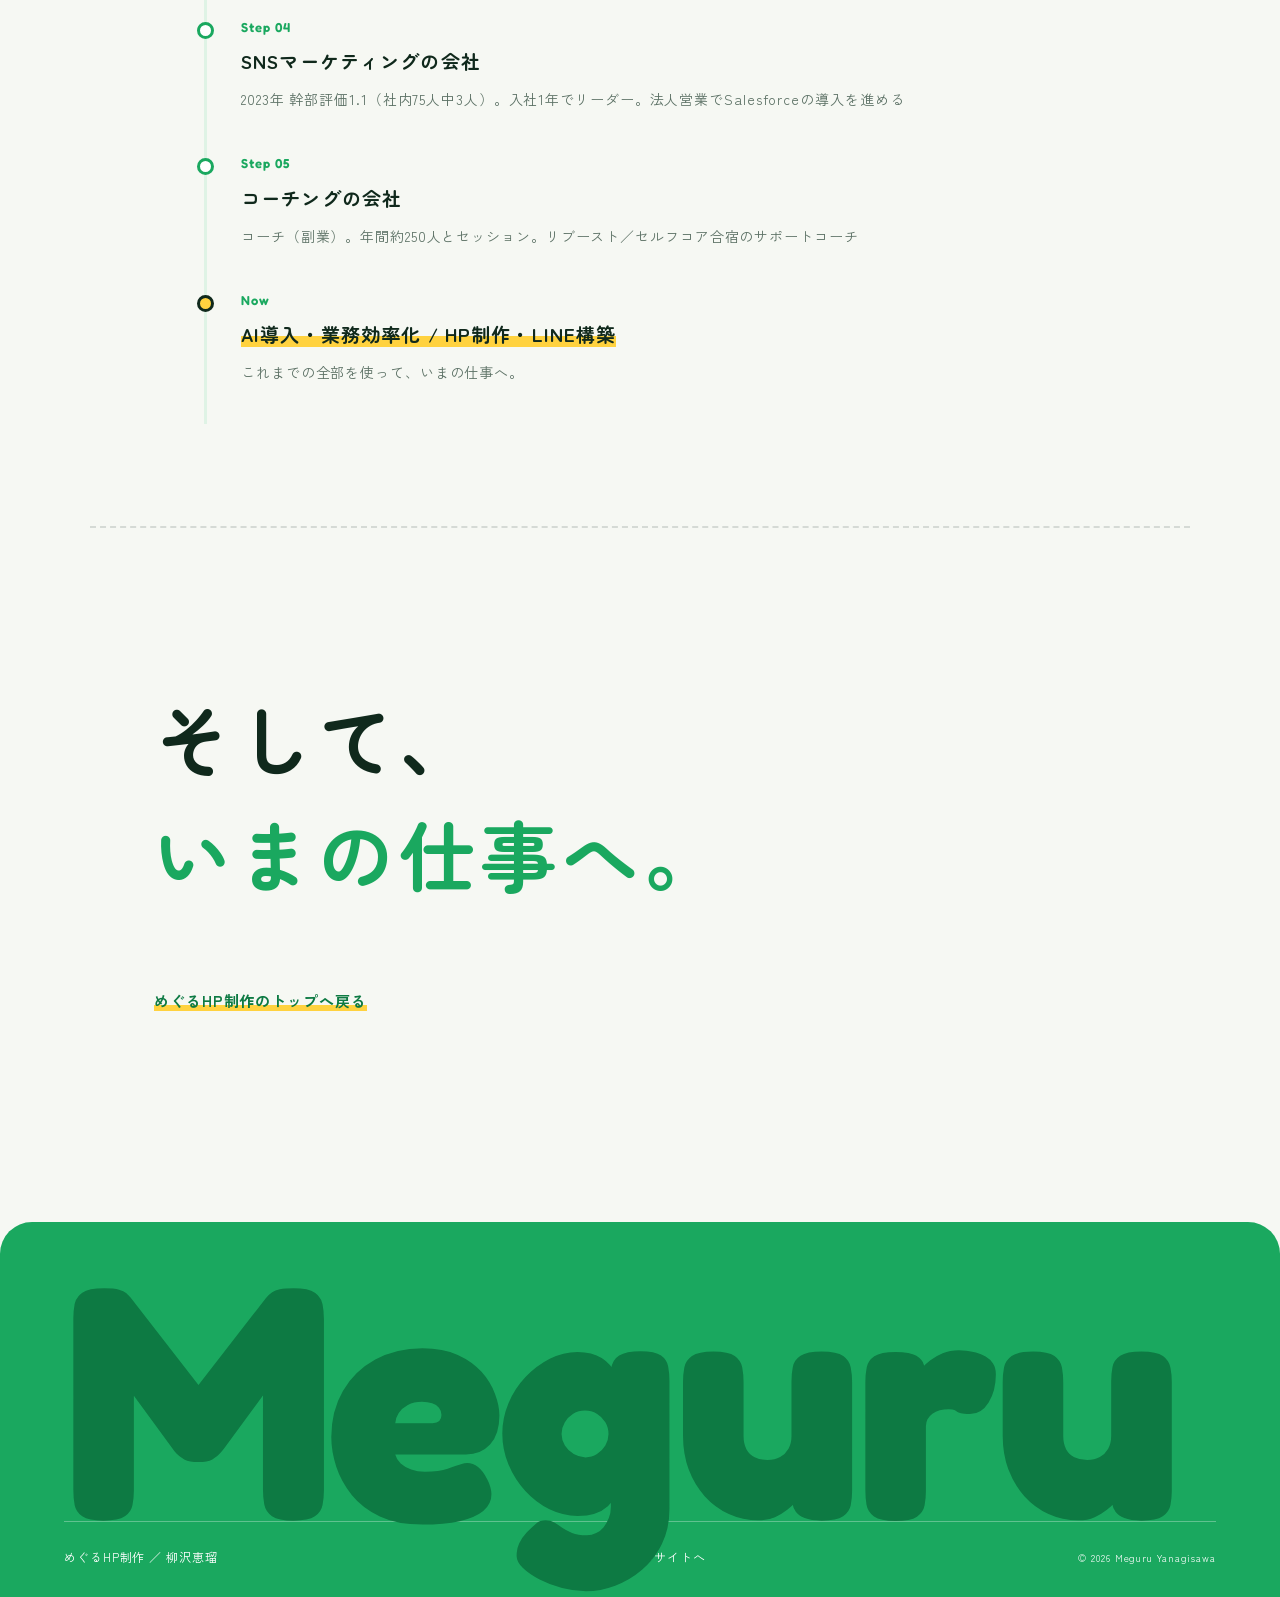
<file: hp/history.html>
<!doctype html>
<html lang="ja">
<head>
  <meta charset="utf-8">
  <meta name="viewport" content="width=device-width, initial-scale=1">
  <title>これまでのこと | めぐるHP制作</title>
  <meta name="description" content="柳沢恵瑠のこれまで。消防士、フルコミッション営業、SNSマーケティング、コーチングを経て、いまはホームページ制作とAI導入の仕事をしています。">
  <meta property="og:title" content="これまでのこと | めぐるHP制作">
  <meta property="og:description" content="興味を持ってくれた方へ。少しだけ、遠回りの話を。">
  <meta property="og:type" content="website">
  <meta property="og:image" content="images/ogp.jpg">
  <meta name="theme-color" content="#0d7a43">
  <link rel="icon" href="favicon.svg" type="image/svg+xml">
  <link rel="preconnect" href="https://fonts.googleapis.com">
  <link rel="preconnect" href="https://fonts.gstatic.com" crossorigin>
  <link href="https://fonts.googleapis.com/css2?family=Fredoka:wght@500;600;700&family=Zen+Kaku+Gothic+New:wght@400;500;700&family=Zen+Maru+Gothic:wght@500;700&display=swap" rel="stylesheet">
  <link rel="stylesheet" href="style.css?v=20261013e">
  <script>document.documentElement.classList.add("js")</script>
</head>
<body>

  <header class="header">
    <a class="header__logo" href="./">めぐる<small>HP制作</small></a>
    <a class="header__link" href="https://meguru-hp.mgr-lab.workers.dev/" target="_blank" rel="noopener">柳沢恵瑠のサイト</a>
  </header>
  <div class="progress" aria-hidden="true"><span></span></div>

  <main>

    <!-- はじまり -->
    <section class="h-hero" data-intro>
      <p class="tag h-hero__tag"><span class="mask"><span>History</span></span></p>
      <h1 class="h-hero__title">
        <span class="mask"><span>これまでの</span></span>
        <span class="mask"><span>こと。</span></span>
      </h1>
      <p class="h-hero__lead">
        <span class="mask"><span>興味を持ってくれた方へ。</span></span>
        <span class="mask"><span>少しだけ、遠回りの話を。</span></span>
      </p>
      <figure class="h-hero__illust frame" data-reveal="clip">
        <div class="frame__in" data-parallax="0.08">
          <div class="illust" data-illust="stairs"></div>
        </div>
      </figure>
    </section>

    <!-- 5つの章 -->
    <article class="h-chap">
      <figure class="h-chap__illust frame" data-reveal="clip">
        <div class="frame__in" data-parallax="0.08">
          <div class="illust" data-illust="protect"></div>
        </div>
      </figure>
      <div class="h-chap__body">
        <p class="h-chap__no" data-reveal="up">01</p>
        <h2 class="h-chap__word" data-reveal><span class="mask"><span>守る</span></span></h2>
        <p class="h-chap__sub" data-reveal="up">陸上自衛隊 / 消防士</p>
        <p data-reveal="up">消防士になりたくて、陸上自衛隊を経て消防へ。3年半、消火・救急・救助・予防の現場にいました。</p>
      </div>
    </article>

    <article class="h-chap h-chap--rev">
      <figure class="h-chap__illust frame" data-reveal="clip-side">
        <div class="frame__in" data-parallax="0.08">
          <div class="illust" data-illust="sell"></div>
        </div>
      </figure>
      <div class="h-chap__body">
        <p class="h-chap__no" data-reveal="up">02</p>
        <h2 class="h-chap__word" data-reveal><span class="mask"><span>売る</span></span></h2>
        <p class="h-chap__sub" data-reveal="up">外資系の訪問販売会社 / フルコミッション営業</p>
        <p data-reveal="up">完全歩合の訪問販売へ。Weeklyで全国1位をとり、半年でコアメンバーに入りました。</p>
      </div>
    </article>

    <article class="h-chap">
      <figure class="h-chap__illust frame" data-reveal="clip">
        <div class="frame__in" data-parallax="0.08">
          <div class="illust" data-illust="sns"></div>
        </div>
      </figure>
      <div class="h-chap__body">
        <p class="h-chap__no" data-reveal="up">03</p>
        <h2 class="h-chap__word" data-reveal><span class="mask"><span>届ける</span></span></h2>
        <p class="h-chap__sub" data-reveal="up">SNSマーケティングの会社</p>
        <p data-reveal="up">SNSマーケティングの会社で、SNS運用と法人営業。幹部評価をもらい、リーダーとしてSalesforceの導入も進めました。</p>
      </div>
    </article>

    <article class="h-chap h-chap--rev">
      <figure class="h-chap__illust frame" data-reveal="clip-side">
        <div class="frame__in" data-parallax="0.08">
          <div class="illust" data-illust="listen"></div>
        </div>
      </figure>
      <div class="h-chap__body">
        <p class="h-chap__no" data-reveal="up">04</p>
        <h2 class="h-chap__word" data-reveal><span class="mask"><span>聴く</span></span></h2>
        <p class="h-chap__sub" data-reveal="up">コーチングの会社（副業）</p>
        <p data-reveal="up">副業でコーチに。年間およそ250人と話し、人が動けない理由の奥を一緒に探しています。</p>
      </div>
    </article>

    <article class="h-chap">
      <figure class="h-chap__illust frame" data-reveal="clip">
        <div class="frame__in" data-parallax="0.08">
          <div class="illust" data-illust="pc"></div>
        </div>
      </figure>
      <div class="h-chap__body">
        <p class="h-chap__no" data-reveal="up">05</p>
        <h2 class="h-chap__word" data-reveal><span class="mask"><span>いま</span></span></h2>
        <p class="h-chap__sub" data-reveal="up">AI導入支援 / HP制作 / LINE構築</p>
        <p data-reveal="up">AIの導入とHP制作。遠回りだと思っていた経験が、いちばん役に立っているのがここです。</p>
      </div>
    </article>

    <!-- 経歴の要点 -->
    <section class="record">
      <h2 class="record__title" data-reveal>
        <span class="mask"><span>ひとつずつ、</span></span>
        <span class="mask"><span>のぼってきた。</span></span>
      </h2>
      <ol class="record__list">
        <li data-reveal="up"><span class="record__step">Step 01</span><b>陸上自衛隊</b><p>初期教育を修了</p></li>
        <li data-reveal="up"><span class="record__step">Step 02</span><b>消防士</b><p>消火・救急・救助・予防業務に3年半</p></li>
        <li data-reveal="up"><span class="record__step">Step 03</span><b>外資系の訪問販売会社</b><p>フルコミッション営業。Weekly全国1位。半年でコアメンバー、12人の組織づくりに関わる</p></li>
        <li data-reveal="up"><span class="record__step">Step 04</span><b>SNSマーケティングの会社</b><p>2023年 幹部評価1.1（社内75人中3人）。入社1年でリーダー。法人営業でSalesforceの導入を進める</p></li>
        <li data-reveal="up"><span class="record__step">Step 05</span><b>コーチングの会社</b><p>コーチ（副業）。年間約250人とセッション。リブースト／セルフコア合宿のサポートコーチ</p></li>
        <li class="is-now" data-reveal="up"><span class="record__step">Now</span><b>AI導入・業務効率化 / HP制作・LINE構築</b><p>これまでの全部を使って、いまの仕事へ。</p></li>
      </ol>
    </section>

    <!-- 戻る -->
    <section class="close">
      <h2 class="close__title" data-reveal>
        <span class="mask"><span>そして、</span></span>
        <span class="mask"><span>いまの仕事へ。</span></span>
      </h2>
      <p data-reveal="up"><a class="close__mail" href="./">めぐるHP制作のトップへ戻る</a></p>
    </section>

  </main>

  <footer class="footer">
    <p class="footer__big" aria-hidden="true">Meguru</p>
    <div class="footer__row">
      <p>めぐるHP制作 ／ 柳沢恵瑠</p>
      <a href="https://meguru-hp.mgr-lab.workers.dev/" target="_blank" rel="noopener">柳沢恵瑠のサイトへ</a>
      <p><small>&copy; 2026 Meguru Yanagisawa</small></p>
    </div>
  </footer>

  <script src="draw.js?v=20261013b"></script>
  <script src="illust.js?v=20261013d"></script>
  <script src="main.js?v=20261013e"></script>
</body>
</html>
</file>
<file: hp/style.css>
/* ==========================================================
   めぐるHP制作 — style
   色は「白・墨（深い緑）・緑」の3つと、差し色の黄色だけ。
   ========================================================== */
:root {
  --paper: #f6f8f3;
  --ink: #10291c;
  --mute: #5b7064;
  --line: rgba(16, 41, 28, .14);
  --green: #1aa85f;
  --deep: #0d7a43;
  --pale: #dff3e5;
  --pop: #ffd23f;
  --tone: #dfe7e0;

  --round: "Zen Maru Gothic", "Hiragino Maru Gothic ProN", "Yu Gothic", sans-serif;
  --gothic: "Zen Kaku Gothic New", "Hiragino Sans", "Yu Gothic", sans-serif;
  --latin: "Fredoka", "Arial Rounded MT Bold", sans-serif;

  --ease: cubic-bezier(.19, 1, .22, 1);
  --pop-ease: cubic-bezier(.34, 1.56, .64, 1);
  --gut: clamp(20px, 5vw, 72px);
}

*, *::before, *::after { box-sizing: border-box; }
html { -webkit-text-size-adjust: 100%; }
body {
  margin: 0;
  background: var(--paper);
  color: var(--ink);
  font-family: var(--gothic);
  font-size: 15px;
  line-height: 2.1;
  letter-spacing: .06em;
  font-feature-settings: "palt";
  -webkit-font-smoothing: antialiased;
  overflow-x: clip;
}
img { display: block; max-width: 100%; }
a { color: inherit; text-decoration: none; }
p { margin: 0; }
h1, h2, h3 { margin: 0; font-weight: 700; }
figure { margin: 0; }
i { font-style: normal; }
::selection { background: var(--green); color: #fff; }

/* ---------- 共通：マスク表示 ---------- */
.mask { display: block; overflow: hidden; padding-bottom: .06em; }
.mask > span {
  display: inline-block;
  transition: transform 1.2s var(--ease) calc(var(--i, 0) * .09s + var(--d, 0s));
}
.js .mask > span { transform: translateY(110%); }
.js .is-in .mask > span { transform: none; }

/* ---------- 共通：下からふわっと ---------- */
.js [data-reveal="up"] {
  opacity: 0;
  transform: translateY(24px);
  transition: opacity 1.1s var(--ease) calc(var(--i, 0) * .1s), transform 1.1s var(--ease) calc(var(--i, 0) * .1s);
}
.js [data-reveal="up"].is-in { opacity: 1; transform: none; }

/* ---------- 共通：写真の枠 ---------- */
/* 写真が無いときは、枠の色とファイル名が見える */
.frame {
  position: relative;
  overflow: hidden;
  border-radius: 20px;
  background: var(--tone) radial-gradient(rgba(13, 122, 67, .18) 1.2px, transparent 1.4px) 0 0 / 9px 9px;
}
.frame::before {
  content: attr(data-label);
  position: absolute;
  inset: auto 0 0 0;
  padding: 14px 18px;
  font-size: 11px;
  line-height: 1.6;
  letter-spacing: .04em;
  color: var(--mute);
}
.frame__in {
  position: absolute;
  inset: -12% 0;
  will-change: transform;
}
.illust {
  position: absolute;
  inset: 6% 3%;
}
.band .illust { inset: 8% 6% 34%; }          /* 下の言葉と重ならないように、絵は上に寄せる */
.illust svg { width: 100%; height: 100%; overflow: visible; }
.frame:has(.illust) { background: var(--pale) radial-gradient(rgba(13, 122, 67, .12) 1.2px, transparent 1.4px) 0 0 / 9px 9px; }
.frame__in img {
  width: 100%;
  height: 100%;
  object-fit: cover;
  transition: transform 1.8s var(--ease);
}

/* 写真のクリップ表示：下から開く／横から開く */
.js [data-reveal^="clip"] {
  clip-path: inset(100% 0 0 0 round 20px);
  transition: clip-path 1.5s var(--ease);
}
.js [data-reveal="clip-side"] { clip-path: inset(0 0 0 100% round 20px); }
.js [data-reveal^="clip"] img { transform: scale(1.25); }
.js [data-reveal^="clip"].is-in { clip-path: inset(0 0 0 0 round 20px); }
.js [data-reveal^="clip"].is-in img { transform: scale(1); }

/* 小見出しの前の緑のしるし（Mの形） */
.tag {
  display: inline-flex;
  align-items: center;
  gap: 10px;
  font-family: var(--latin);
  font-weight: 600;
  font-size: 14px;
  letter-spacing: .08em;
  color: var(--deep);
}
.tag::before {
  content: "";
  width: 14px; height: 11px;
  background: var(--green);
  clip-path: polygon(0 0, 28% 0, 50% 40%, 72% 0, 100% 0, 100% 100%, 72% 100%, 72% 45%, 50% 85%, 28% 45%, 28% 100%, 0 100%);
}

/* ==========================================================
   オープニング
   ========================================================== */
.opening {
  position: fixed;
  inset: 0;
  z-index: 100;
  display: grid;
  place-content: center;
  justify-items: center;
  gap: 6px;
  background: var(--green);
  color: #fff;
  transition: clip-path 1.1s cubic-bezier(.77, 0, .18, 1);
  clip-path: inset(0 0 0 0);
}
html:not(.js) .opening { display: none; }
.opening__m {
  font-family: var(--latin);
  font-weight: 700;
  font-size: clamp(120px, 22vw, 240px);
  line-height: 1;
}
.opening__m span {
  display: inline-block;
  transform: scale(0) rotate(-20deg);
  transition: transform .9s var(--pop-ease);
  text-shadow: 6px 6px 0 var(--deep);
}
.opening.is-in .opening__m span { transform: none; }
.opening__word {
  display: flex;
  font-family: var(--round);
  font-weight: 700;
  font-size: clamp(22px, 3vw, 32px);
  line-height: 1.3;
  letter-spacing: .3em;
  --d: .35s;
}
.opening__sub {
  font-size: 12px;
  letter-spacing: .5em;
  color: var(--pale);
  --d: .6s;
}
.opening.is-in .mask > span { transform: none; }
.opening.is-out .opening__m span { transform: scale(1.4) rotate(8deg); opacity: 0; transition: transform .6s var(--ease), opacity .4s; }
.opening.is-out .mask > span { transform: translateY(-110%); transition-duration: .7s; transition-delay: calc(var(--i, 0) * .04s); }
.opening.is-done { clip-path: inset(0 0 100% 0); }

/* ==========================================================
   ヘッダー・進み具合
   ========================================================== */
.header {
  position: fixed;
  top: 14px; left: var(--gut); right: var(--gut);
  z-index: 50;
  display: flex;
  justify-content: space-between;
  align-items: center;
  pointer-events: none;
}
.header a { pointer-events: auto; }
.header__logo {
  display: inline-flex;
  align-items: baseline;
  gap: .5em;
  padding: 8px 18px;
  border-radius: 999px;
  background: rgba(255, 255, 255, .85);
  backdrop-filter: blur(8px);
  -webkit-backdrop-filter: blur(8px);
  box-shadow: 0 2px 14px rgba(16, 41, 28, .08);
  font-family: var(--round);
  font-weight: 700;
  font-size: 17px;
  letter-spacing: .1em;
  color: var(--deep);
}
.header__logo small { font-size: 11px; letter-spacing: .2em; color: var(--ink); }
.header__link {
  padding: 10px 18px;
  border-radius: 999px;
  background: rgba(255, 255, 255, .85);
  backdrop-filter: blur(8px);
  -webkit-backdrop-filter: blur(8px);
  box-shadow: 0 2px 14px rgba(16, 41, 28, .08);
  font-size: 12px;
  font-weight: 500;
  letter-spacing: .1em;
}
.header__link::after { content: " ↗"; color: var(--green); }

.progress {
  position: fixed;
  top: 0; left: 0;
  z-index: 51;
  width: 100%;
  height: 3px;
}
.progress span {
  display: block;
  height: 100%;
  background: var(--green);
  transform-origin: left;
  transform: scaleX(0);
}

/* ==========================================================
   ファーストビュー（Mの島）
   ========================================================== */
.hero {
  position: relative;
  height: 340svh;
}
.hero__sticky {
  position: sticky;
  top: 0;
  height: 100svh;
  overflow: hidden;
}
.hero__bg {
  position: absolute;
  left: 0;
  bottom: -2vw;
  white-space: nowrap;
  font-family: var(--latin);
  font-weight: 700;
  font-size: 19vw;
  line-height: 1;
  letter-spacing: -.01em;
  color: #fff;
  -webkit-text-stroke: 2px var(--pale);
  will-change: transform;
  pointer-events: none;
}
.hero__scene {
  position: absolute;
  top: 7svh;
  right: 2vw;
  width: min(68vw, 112svh);
  height: 88svh;
  will-change: transform;
}
.hero__scene svg { width: 100%; height: 100%; overflow: visible; transform-origin: 90% 60%; will-change: transform; }
.hero__bg span { display: inline-block; will-change: transform; }
.js .hero__scene { opacity: 0; transform: translateY(40px) scale(.94); transition: opacity 1.2s var(--ease) .2s, transform 1.6s var(--ease) .2s; }
body.is-loaded .hero__scene { opacity: 1; transform: none; }

.hero__copy {
  position: absolute;
  left: var(--gut);
  bottom: 12svh;
  z-index: 2;
}
.hero__label { margin-bottom: 18px; }
.hero__label > .mask > span {
  padding: 4px 14px;
  border-radius: 999px;
  background: var(--green);
  color: #fff;
  font-family: var(--round);
  font-size: 13px;
  font-weight: 700;
  letter-spacing: .14em;
}
.hero__title {
  font-family: var(--round);
  font-size: clamp(26px, 2.9vw, 44px);
  line-height: 1.6;
  letter-spacing: .08em;
}
.hero__name {
  margin-top: 16px;
  font-size: 12px;
  letter-spacing: .12em;
  color: var(--mute);
}
.hero__name i { margin-left: .6em; font-family: var(--latin); font-weight: 500; font-size: 14px; letter-spacing: .04em; color: var(--deep); }
.hero__copy .mask > span { transition-delay: calc(var(--i, 0) * .1s + .7s); }
body.is-loaded .is-built .hero__copy .mask > span { transform: none; }
.js .hero.is-built .hero__copy .mask > span { transition-delay: calc(var(--i, 0) * .08s + .1s); }
.js .hero:not(.is-built) .hero__copy .mask > span { transition-delay: calc(var(--i, 0) * .04s); transition-duration: .6s; }

/* 組み上がる前だけ出ている案内 */
.hero__hint {
  position: absolute;
  left: var(--gut);
  bottom: 14svh;
  font-family: var(--round);
  font-weight: 700;
  font-size: clamp(16px, 1.6vw, 22px);
  line-height: 1.8;
  color: var(--deep);
  transition: opacity .6s, transform .6s var(--ease);
}
.js .hero__hint { opacity: 0; transform: translateY(12px); }
body.is-loaded .hero:not(.is-built) .hero__hint { opacity: 1; transform: none; transition-delay: 1.2s; }

.hero__scroll {
  position: absolute;
  right: var(--gut);
  bottom: 28px;
  writing-mode: vertical-rl;
  padding-bottom: 52px;
  font-family: var(--latin);
  font-weight: 500;
  font-size: 13px;
  letter-spacing: .2em;
  color: var(--deep);
}
.hero__scroll::after {
  content: "";
  position: absolute;
  left: 50%; bottom: 0;
  width: 1px; height: 40px;
  background: currentColor;
  animation: line 2.4s var(--ease) infinite;
}
@keyframes line {
  0% { transform: scaleY(0); transform-origin: top; }
  45% { transform: scaleY(1); transform-origin: top; }
  55% { transform: scaleY(1); transform-origin: bottom; }
  100% { transform: scaleY(0); transform-origin: bottom; }
}

/* ---------- Mの島：読み込み時に、上のものが順番に降ってくる ---------- */
.js .sc-drop { opacity: 0; transform: translateY(-60px); transition: opacity .5s ease calc(.9s + var(--k) * .09s), transform .9s var(--pop-ease) calc(.9s + var(--k) * .09s); }
body.is-loaded .sc-drop { opacity: 1; transform: none; }

/* ---------- Mの島の上の小さな動き ---------- */
svg g[class^="sc-"] { transform-box: fill-box; transform-origin: 50% 100%; }
.sc-squat { animation: squat 1.4s ease-in-out infinite; }
@keyframes squat { 0%, 100% { transform: none; } 50% { transform: scaleY(.82); } }
.sc-dance { animation: dance 1s ease-in-out infinite; }
@keyframes dance { 0%, 100% { transform: rotate(-9deg); } 50% { transform: rotate(9deg) translateY(-3px); } }
.sc-type { animation: type .5s steps(2) infinite; }
@keyframes type { 50% { transform: translateY(-1px); } }
.sc-curl { animation: curl 1.8s ease-in-out infinite; }
@keyframes curl { 50% { transform: translateY(-2px) rotate(-3deg); } }
.sc-wave { animation: wave 2.2s ease-in-out infinite; }
@keyframes wave { 0%, 100% { transform: none; } 50% { transform: rotate(-4deg); } }
.sc-tree { animation: sway 4s ease-in-out infinite; }
@keyframes sway { 50% { transform: rotate(2.5deg); } }
.sc-sign { animation: float 2.6s ease-in-out infinite; }
@keyframes float { 50% { transform: translateY(-4px); } }
.sc-ride { animation: ride .35s ease-in-out infinite alternate; }
@keyframes ride { to { transform: translateY(-1.5px); } }
.hero__scene .sc-ai { transform-box: fill-box; transform-origin: 50% 100%; animation: pop 2.4s var(--pop-ease) infinite; }
@keyframes pop { 0%, 100% { transform: translate(-34px, -46px) scale(1); } 50% { transform: translate(-34px, -50px) scale(1.08); } }
.sc-spark { transform-box: fill-box; transform-origin: center; animation: spin 2.4s linear infinite; }
@keyframes spin { to { transform: rotate(360deg); } }
.sc-screen { animation: glow 1.6s ease-in-out infinite; }
@keyframes glow { 50% { fill: #fff6c9; } }
.sc-speaker { transform-box: fill-box; transform-origin: center; animation: beat .5s ease-in-out infinite; }
@keyframes beat { 50% { transform: scale(1.3); } }
.sc-note, .sc-heart { animation: rise 2.4s ease-out infinite; animation-delay: calc(var(--k) * .8s); opacity: 0; }
@keyframes rise {
  0% { opacity: 0; translate: 0 6px; }
  20% { opacity: 1; }
  100% { opacity: 0; translate: 6px -26px; }
}
.sc-lane { animation: lane 1.2s linear infinite; }
.sc-nod { animation: nod 2s ease-in-out infinite; }
.sc-sip { animation: sip 3s ease-in-out infinite; }
@keyframes sip { 0%, 50%, 100% { transform: none; } 65%, 85% { transform: rotate(-6deg); } }
.sc-chat, .sc-node { transform-box: fill-box; transform-origin: center; animation: chat 4s var(--pop-ease) infinite; animation-delay: calc(var(--k) * .35s); }
@keyframes chat { 0% { transform: scale(0); } 12%, 85% { transform: scale(1); } 100% { transform: scale(0); } }
.sc-press { animation: press 1.2s ease-in-out infinite; }
@keyframes press { 0%, 100% { fill: #dff3e5; } 30%, 60% { fill: #ffd23f; } }
.sc-ripple { transform-box: fill-box; transform-origin: center; animation: ripple 1.2s ease-out infinite; }
@keyframes ripple { from { transform: scale(.4); opacity: 1; } to { transform: scale(2.4); opacity: 0; } }
.sc-finger { animation: finger 1.2s ease-in-out infinite; }
@keyframes finger { 0%, 100% { transform: translate(4px, 6px); } 30%, 60% { transform: none; } }
.sc-pochi { animation: pochi 1.2s ease-out infinite; }
@keyframes pochi { 0%, 20% { opacity: 0; translate: 0 4px; } 40%, 70% { opacity: 1; translate: 0 0; } 100% { opacity: 0; } }
.sc-tapme { animation: type .4s steps(2) infinite; }
.sc-draw { stroke-dasharray: 1; animation: draw 5s ease-in-out infinite; animation-delay: calc(var(--k) * .25s); }
@keyframes draw { 0% { stroke-dashoffset: 1; } 30%, 90% { stroke-dashoffset: 0; } 100% { stroke-dashoffset: 1; } }
.sc-node { animation-duration: 5s; animation-delay: calc(var(--k) * .25s + .5s); }
@keyframes nod { 0%, 60%, 100% { transform: none; } 70% { transform: rotate(4deg); } 80% { transform: rotate(-2deg); } }
.sc-talk { animation: talk 1.6s ease-in-out infinite; }
@keyframes talk { 50% { transform: translateY(-2px) rotate(-2deg); } }
.sc-walk { animation: walk .6s ease-in-out infinite alternate; }
@keyframes walk { to { transform: translateY(-2px) rotate(3deg); } }
.sc-steam { animation: steam 2s ease-in-out infinite; }
@keyframes steam { 0% { opacity: 0; translate: 0 2px; } 50% { opacity: 1; } 100% { opacity: 0; translate: 0 -4px; } }
.sc-bar { transform-box: fill-box; transform-origin: 50% 100%; animation: bar 3s var(--pop-ease) infinite; animation-delay: calc(var(--k) * .12s); }
@keyframes bar { 0%, 100% { transform: scaleY(.4); } 40%, 80% { transform: scaleY(1); } }
.sc-water { animation: lane .6s linear infinite; }
.sc-flame { transform-box: fill-box; transform-origin: 50% 100%; animation: flame 1.6s ease-in-out infinite; }
@keyframes flame { 0%, 100% { transform: scale(1); } 50% { transform: scale(.7, .6); } }
.sc-flag { transform-box: fill-box; transform-origin: 0 50%; animation: flag .8s ease-in-out infinite alternate; }
@keyframes flag { to { transform: scaleX(.8) skewY(6deg); } }
@keyframes lane { to { stroke-dashoffset: -17; } }

/* ==========================================================
   はじめに
   ========================================================== */
.intro {
  padding: clamp(110px, 16vw, 220px) var(--gut) clamp(100px, 14vw, 200px);
  max-width: 1100px;
  margin: 0 auto;
}
.intro__text {
  font-family: var(--round);
  font-size: clamp(22px, 3.1vw, 42px);
  line-height: 1.9;
  letter-spacing: .08em;
}
.intro__text .mask:nth-child(3) > span { color: var(--deep); background: linear-gradient(transparent 62%, var(--pop) 62%, var(--pop) 90%, transparent 90%); }
.intro__sub {
  margin-top: clamp(40px, 6vw, 72px);
  margin-left: auto;
  max-width: 30em;
  color: var(--mute);
}

/* ==========================================================
   大きな写真
   ========================================================== */
.wide {
  width: calc(100% - var(--gut) * 2);
  margin: 0 auto;
  aspect-ratio: 16 / 9;
}

/* ==========================================================
   章（聞く／つくる／つなぐ／見つづける）
   ========================================================== */
.chapter {
  display: grid;
  grid-template-columns: 1fr 1fr;
  gap: var(--gut);
  padding: clamp(110px, 16vw, 220px) var(--gut);
  max-width: 1280px;
  margin: 0 auto;
}
.chapter__word {
  writing-mode: vertical-rl;
  justify-self: center;
  font-family: var(--round);
  font-weight: 700;
  font-size: clamp(64px, 9vw, 140px);
  line-height: 1;
  letter-spacing: .1em;
  color: var(--pale);
  -webkit-text-stroke: 2px var(--green);
  position: sticky;
  top: 110px;
  align-self: start;
}
.js .chapter__word .mask > span { transform: translateY(-110%); }
.js .chapter__word.is-in .mask > span { transform: none; }
.chapter__body { max-width: 30em; }
.chapter__title {
  font-family: var(--round);
  font-size: clamp(26px, 3vw, 40px);
  line-height: 1.6;
  letter-spacing: .08em;
  margin-bottom: 40px;
}
.chapter__body p + p { margin-top: 1.4em; }
.chapter--rev .chapter__word { order: 2; }
.chapter--photo { grid-template-columns: auto 1fr .8fr; align-items: start; }
.chapter--photo .chapter__word { order: 0; }
.chapter__photo { aspect-ratio: 3 / 4; margin-top: 80px; }

/* 2枚組の写真 */
.pair {
  display: grid;
  grid-template-columns: 5fr 7fr;
  gap: var(--gut);
  padding: 0 var(--gut);
  align-items: end;
}
.pair__a { aspect-ratio: 4 / 5; }
.pair__b { aspect-ratio: 3 / 2; margin-bottom: 12vw; }

/* ==========================================================
   写真の上を言葉が通り過ぎる
   ========================================================== */
.band {
  position: relative;
  height: 150svh;
  margin-top: clamp(40px, 6vw, 80px);
}
.band__photo {
  position: sticky;
  top: 0;
  height: 100svh;
  border-radius: 0;
}
.band__photo::after {
  content: "";
  position: absolute;
  inset: 0;
  background: linear-gradient(transparent 30%, rgba(13, 122, 67, .55));
}
.band__text {
  position: absolute;
  left: var(--gut);
  right: var(--gut);
  bottom: 25svh;
  color: #fff;
  font-family: var(--round);
  font-size: clamp(26px, 4.4vw, 64px);
  line-height: 1.6;
  letter-spacing: .06em;
  z-index: 1;
}

/* ==========================================================
   つくったもの（横に流れる）
   ========================================================== */
.works {
  position: relative;
  margin-top: clamp(60px, 10vw, 140px);
  background: var(--deep);
  color: #fff;
  border-radius: 32px 32px 0 0;
}
.works__sticky {
  position: sticky;
  top: 0;
  height: 100svh;
  overflow: hidden;
  display: flex;
  align-items: center;
}
.works__track {
  display: flex;
  align-items: center;
  gap: clamp(40px, 6vw, 100px);
  padding: 0 var(--gut);
  will-change: transform;
}
.works.is-static .works__sticky { position: static; height: auto; padding: clamp(100px, 12vw, 160px) 0; }
.works__head { flex: 0 0 auto; width: min(28vw, 360px); }
.works__head p:last-child { margin-top: 28px; font-size: 13px; color: var(--pale); }
.works__title {
  font-family: var(--round);
  font-size: clamp(30px, 3.6vw, 52px);
  line-height: 1.5;
  letter-spacing: .08em;
}
.work { flex: 0 0 auto; width: min(19vw, 280px); display: block; }
.work__thumb { aspect-ratio: 16 / 10; background: #0a5f34; border: 3px solid var(--ink); box-shadow: 6px 6px 0 var(--ink); }
.work__thumb .frame__in { inset: 0; }
.work__thumb img { object-position: top; }
.work:hover .work__thumb.is-in img { transform: scale(1.04); }
.work__meta { margin-top: 26px; font-size: 12px; color: var(--pale); }
.work__name { font-family: var(--latin); font-weight: 600; font-size: clamp(15px, 1.2vw, 18px); line-height: 1.4; letter-spacing: .02em; }
.work__name i { display: inline-block; color: var(--pop); transition: transform .6s var(--ease); }
.work:hover .work__name i { transform: translate(4px, -4px); }

/* ==========================================================
   わたしのこと
   ========================================================== */
.me {
  display: grid;
  grid-template-columns: 5fr 6fr;
  gap: clamp(40px, 8vw, 120px);
  align-items: center;
  padding: clamp(120px, 18vw, 240px) var(--gut);
  max-width: 1280px;
  margin: 0 auto;
}
.me__photo { aspect-ratio: 4 / 5; }
.me__photo img { object-position: 50% 20%; }
.me__body { max-width: 30em; }
.me__body p + p { margin-top: 1.4em; }
.me__name {
  font-family: var(--round);
  font-size: clamp(30px, 3.4vw, 46px);
  line-height: 1.4;
  letter-spacing: .12em;
  margin-bottom: 40px;
}
.me__name i { font-family: var(--latin); font-weight: 500; font-size: .5em; letter-spacing: .04em; color: var(--green); }
.me__more a { border-bottom: 2px solid var(--pale); padding-bottom: 4px; transition: border-color .4s; }
.me__more a:hover { border-color: var(--green); }
.me__more i { color: var(--green); }

/* ==========================================================
   おわりに
   ========================================================== */
.close {
  padding: clamp(80px, 12vw, 180px) var(--gut) clamp(120px, 16vw, 220px);
  max-width: 1100px;
  margin: 0 auto;
  border-top: 2px dashed var(--line);
}
.close__title {
  font-family: var(--round);
  font-size: clamp(34px, 6vw, 88px);
  line-height: 1.45;
  letter-spacing: .06em;
  margin-bottom: clamp(40px, 6vw, 72px);
}
.close__title .mask:last-child > span { color: var(--green); }
.close p { max-width: 32em; }
.close p + p { margin-top: 1.2em; }
.close__mail {
  font-weight: 700;
  color: var(--deep);
  background: linear-gradient(var(--pop), var(--pop)) 0 100% / 100% .45em no-repeat;
  transition: background-size .6s var(--ease);
}
.close__mail:hover { background-size: 100% 100%; }

/* ==========================================================
   フッター
   ========================================================== */
.footer {
  background: var(--green);
  color: #fff;
  padding: 0 var(--gut) 28px;
  overflow: hidden;
  border-radius: 32px 32px 0 0;
}
.footer__big {
  font-family: var(--latin);
  font-weight: 700;
  font-size: 26vw;
  line-height: .9;
  letter-spacing: -.02em;
  transform: translateY(8%);
  color: var(--deep);
}
.footer__row {
  display: flex;
  flex-wrap: wrap;
  gap: 8px 32px;
  justify-content: space-between;
  border-top: 1px solid rgba(255, 255, 255, .3);
  padding-top: 22px;
  font-size: 12px;
}
.footer__row a:hover { color: var(--pop); }

/* ==========================================================
   LINE構築
   ========================================================== */
.line {
  position: relative;
  margin: clamp(40px, 6vw, 80px) var(--gut) 0;
  padding: clamp(80px, 10vw, 140px) clamp(20px, 6vw, 96px);
  border-radius: 32px;
  background: #fff;
  box-shadow: 0 0 0 3px var(--pale) inset;
  display: grid;
  grid-template-columns: 5fr 6fr;
  gap: clamp(32px, 5vw, 72px) clamp(40px, 6vw, 96px);
  align-items: start;
}
.line__head { grid-column: 1 / -1; }
.line__title {
  margin-top: 16px;
  font-family: var(--round);
  font-size: clamp(32px, 4.6vw, 64px);
  line-height: 1.45;
  letter-spacing: .06em;
}
.line__title .mask:last-child > span { color: var(--green); }
.line__illust { aspect-ratio: 4 / 3; }
.line__body { max-width: 30em; }
.line__body p + p { margin-top: 1.4em; }
.line__body b { color: var(--deep); background: linear-gradient(transparent 62%, var(--pop) 62%); }

/* Lステップ・エルメ → LINE Harness */
.line__swap {
  grid-column: 1 / -1;
  display: flex;
  flex-wrap: wrap;
  align-items: center;
  justify-content: center;
  gap: 16px clamp(20px, 4vw, 56px);
  padding: clamp(28px, 4vw, 44px) 0 0;
  border-top: 2px dashed var(--line);
}
.line__from { display: flex; flex-wrap: wrap; align-items: center; gap: 10px; color: var(--mute); }
.line__from s {
  padding: 6px 16px;
  border-radius: 999px;
  border: 2px solid var(--line);
  font-family: var(--round);
  font-weight: 700;
  text-decoration-color: var(--green);
  text-decoration-thickness: 2px;
}
.line__from small { width: 100%; text-align: center; font-size: 12px; }
.line__arrow { font-family: var(--latin); font-size: 34px; color: var(--green); animation: nudge 1.4s ease-in-out infinite; }
@keyframes nudge { 50% { transform: translateX(8px); } }
.line__to { display: flex; align-items: center; gap: 18px; }
.line__to b {
  padding: 10px 22px;
  border-radius: 999px;
  background: var(--green);
  color: #fff;
  font-family: var(--latin);
  font-size: clamp(18px, 2vw, 24px);
  letter-spacing: .04em;
}
.line__stamp {
  display: grid;
  place-items: center;
  width: 92px; height: 92px;
  border-radius: 50%;
  background: var(--pop);
  border: 3px solid var(--ink);
  box-shadow: 4px 4px 0 var(--ink);
  font-family: var(--round);
  font-weight: 700;
  font-size: 12px;
  line-height: 1.1;
  text-align: center;
  transform: rotate(-10deg);
}
.line__stamp em { font-family: var(--latin); font-size: 34px; line-height: 1; }
.line__swap.is-in .line__stamp { animation: stamp .7s var(--pop-ease) .4s both; }
@keyframes stamp { from { transform: scale(2.2) rotate(-30deg); opacity: 0; } to { transform: rotate(-10deg); opacity: 1; } }
.line__note { grid-column: 1 / -1; margin-top: -12px; text-align: center; font-size: 11px; color: var(--mute); }

/* 直しは、納得いくまで */
.line__promise {
  grid-column: 1 / -1;
  display: grid;
  grid-template-columns: 5fr 6fr;
  gap: clamp(24px, 5vw, 96px);
  align-items: center;
  margin-top: clamp(24px, 4vw, 56px);
  padding: clamp(32px, 5vw, 64px);
  border-radius: 24px;
  background: var(--green);
  color: #fff;
}
.line__promise-title {
  font-family: var(--round);
  font-size: clamp(30px, 4vw, 56px);
  line-height: 1.45;
  letter-spacing: .06em;
}
.line__promise-title .mask:last-child > span { color: var(--pop); }
.line__promise-body p + p { margin-top: 1.2em; }

/* ==========================================================
   これまでのこと（history.html）
   ========================================================== */
.h-hero {
  padding: clamp(130px, 16vw, 200px) var(--gut) 0;
  max-width: 1280px;
  margin: 0 auto;
}
.h-hero__title {
  margin-top: 20px;
  font-family: var(--round);
  font-size: clamp(44px, 7vw, 100px);
  line-height: 1.3;
  letter-spacing: .06em;
}
.h-hero__title .mask:last-child > span { color: var(--green); }
.h-hero__lead { margin-top: 28px; color: var(--mute); }
.h-hero__illust { margin-top: clamp(48px, 7vw, 90px); aspect-ratio: 21 / 9; }
.h-hero .mask > span { transition-delay: calc(var(--i, 0) * .1s + .2s); }
body.is-loaded .h-hero .mask > span { transform: none; }

.h-chap {
  display: grid;
  grid-template-columns: 6fr 5fr;
  gap: clamp(40px, 7vw, 110px);
  align-items: center;
  padding: clamp(90px, 12vw, 160px) var(--gut) 0;
  max-width: 1280px;
  margin: 0 auto;
}
.h-chap--rev .h-chap__illust { order: 2; }
.h-chap__illust { aspect-ratio: 4 / 3; }
.h-chap__body { max-width: 26em; }
.h-chap__no {
  font-family: var(--latin);
  font-weight: 600;
  font-size: 15px;
  letter-spacing: .1em;
  color: var(--green);
}
.h-chap__word {
  font-family: var(--round);
  font-size: clamp(56px, 7vw, 104px);
  line-height: 1.25;
  letter-spacing: .08em;
  color: var(--pale);
  -webkit-text-stroke: 2px var(--green);
}
.h-chap__sub {
  display: inline-block;
  margin: 14px 0 24px;
  padding: 2px 14px;
  border-radius: 999px;
  background: var(--green);
  color: #fff;
  font-size: 12px;
  font-weight: 700;
  letter-spacing: .08em;
}

/* 経歴の要点：緑の線の上を、段ごとに */
.record {
  padding: clamp(120px, 16vw, 220px) var(--gut) clamp(60px, 8vw, 120px);
  max-width: 1000px;
  margin: 0 auto;
}
.record__title {
  font-family: var(--round);
  font-size: clamp(30px, 4vw, 56px);
  line-height: 1.5;
  letter-spacing: .06em;
  margin-bottom: clamp(40px, 6vw, 72px);
}
.record__list {
  list-style: none;
  margin: 0;
  padding: 0 0 0 34px;
  border-left: 3px solid var(--pale);
}
.record__list li { position: relative; padding: 0 0 36px; }
.record__list li::before {
  content: "";
  position: absolute;
  left: -44px; top: 8px;
  width: 17px; height: 17px;
  border-radius: 50%;
  background: #fff;
  border: 3px solid var(--green);
}
.record__list li.is-now::before { background: var(--pop); border-color: var(--ink); }
.record__step {
  display: block;
  font-family: var(--latin);
  font-weight: 600;
  font-size: 13px;
  letter-spacing: .08em;
  color: var(--green);
}
.record__list b { font-family: var(--round); font-size: 19px; letter-spacing: .06em; }
.record__list p { margin-top: 4px; color: var(--mute); font-size: 14px; }
.record__list li.is-now b { background: linear-gradient(transparent 60%, var(--pop) 60%); }

/* ==========================================================
   スマホ
   ========================================================== */
@media (max-width: 800px) {
  body { font-size: 14px; line-height: 2; }

  .header { top: 10px; }
  .header__logo { font-size: 15px; padding: 7px 14px; }
  .header__link { font-size: 11px; padding: 8px 14px; }

  .hero { height: 220svh; }
  .hero__scene { top: 9svh; left: 0; right: 0; width: auto; height: 52svh; }
  .hero__copy { bottom: 8svh; right: var(--gut); }
  .hero__title { font-size: clamp(22px, 6.6vw, 30px); }
  .hero__bg { bottom: 34svh; font-size: 30vw; }
  .hero__scroll { display: none; }
  .hero__hint { bottom: 12svh; right: var(--gut); font-size: 15px; }

  .intro__sub { margin-left: 0; }

  .chapter, .chapter--photo { grid-template-columns: 1fr; gap: 28px; }
  .chapter__word {
    position: static;
    writing-mode: horizontal-tb;
    justify-self: start;
    font-size: clamp(56px, 18vw, 88px);
  }
  .js .chapter__word .mask > span { transform: translateY(110%); }
  .chapter--rev .chapter__word { order: 0; }
  .chapter__photo { margin-top: 20px; aspect-ratio: 4 / 5; }

  .pair { grid-template-columns: 1fr; gap: 20px; }
  .pair__a { width: 78%; }
  .pair__b { width: 86%; margin: 0 0 0 auto; }

  .band { height: 120svh; }
  .band__text { bottom: 18svh; }

  .works { padding: 110px 0; }
  .works__sticky { position: static; height: auto; display: block; }
  .works__track { flex-direction: column; align-items: stretch; gap: 64px; transform: none !important; }
  .works__head { width: auto; }
  .work { width: 62%; }
  .work:nth-child(odd) { margin-left: auto; }
  .work__thumb { box-shadow: 6px 6px 0 var(--ink); }

  .me { grid-template-columns: 1fr; }
  .me__photo { width: 86%; }

  .line { grid-template-columns: 1fr; margin-left: 12px; margin-right: 12px; }
  .line__title { font-size: clamp(24px, 7vw, 32px); }
  .line__swap { flex-direction: column; }
  .line__arrow { transform: rotate(90deg); animation: none; }
  .line__promise { grid-template-columns: 1fr; }

  .h-hero__illust { aspect-ratio: 4 / 3; }
  .h-chap { grid-template-columns: 1fr; gap: 28px; }
  .h-chap--rev .h-chap__illust { order: 0; }
  .h-chap__illust { width: 92%; }
  .h-chap--rev .h-chap__illust { margin-left: auto; }
}

/* ==========================================================
   動きを減らす設定のとき
   ========================================================== */
@media (prefers-reduced-motion: reduce) {
  *, *::before, *::after { transition: none !important; animation: none !important; }
  .js .mask > span,
  .js [data-reveal="up"],
  .js [data-reveal^="clip"],
  .js [data-reveal^="clip"] img,
  .js .sc-drop,
  .js .hero__scene { transform: none !important; opacity: 1 !important; clip-path: none !important; }
  .sc-note, .sc-heart, .sc-pochi { opacity: 1; }
  .sc-draw { stroke-dashoffset: 0; }
  .opening { display: none; }
}
</file>
<file: css/style.css>
/* ==========================================================
   Meguru Yanagisawa — style
   色はインク（黒）・紙（ライトグレー）・グレーの3つ。
   虹色のグラデーションは「糸」と数字など、ごく一部だけに使う。
   背景（.stage）は画面に固定し、その上をページがスクロールしていく。
   ========================================================== */

:root {
  --ink: #0d0d0c;
  --stage: #e7e5e0;
  --paper: #efede8;
  --gray: #8b8a85;
  --text-sub: #3b3a37;
  --line-d: rgba(255, 255, 255, .14);
  --line-l: rgba(13, 13, 12, .16);
  --grad: linear-gradient(90deg, #3355ff 0%, #00b4d8 18%, #2fbf71 34%, #ffd23f 50%, #ff7a1a 66%, #ff2e63 82%, #8e44ff 100%);

  --gutter: clamp(16px, 6vw, 96px);
  --ease: cubic-bezier(.77, 0, .18, 1);
  --ease-out: cubic-bezier(.16, 1, .3, 1);

  --en: "Inter Tight", "Helvetica Neue", Arial, sans-serif;
  --ja: "Zen Kaku Gothic New", "Hiragino Sans", "Yu Gothic", sans-serif;
}

*, *::before, *::after { box-sizing: border-box; }
html { -webkit-text-size-adjust: 100%; scroll-behavior: smooth; }
body {
  margin: 0;
  background: var(--stage);
  color: var(--ink);
  font-family: var(--ja);
  font-size: 16px;
  line-height: 2;
  letter-spacing: .04em;
  font-feature-settings: "palt";
  -webkit-font-smoothing: antialiased;
  overflow-x: hidden;
}
html.js body:not(.is-loaded) { overflow: hidden; }
h1, h2, h3, p, figure, dl, dd { margin: 0; }
a { color: inherit; text-decoration: none; }
img { display: block; max-width: 100%; }
button { font: inherit; color: inherit; background: none; border: 0; padding: 0; cursor: pointer; }
::selection { background: var(--ink); color: var(--paper); }

main, .footer { position: relative; z-index: 1; }

/* ---------- 固定の背景 ---------- */
.stage {
  position: fixed;
  inset: 0;
  z-index: 0;
  overflow: hidden;
  background: var(--stage);
  pointer-events: none;
}
.stage__shape { position: absolute; inset: 0; }
.stage__shape--a {
  background: #f0efeb;
  clip-path: polygon(52% 0, 100% 0, 100% 55%, 34% 100%, 14% 100%);
}
.stage__shape--b {
  background: #dcdad4;
  clip-path: polygon(0 48%, 42% 100%, 0 100%);
}
.stage__word {
  position: absolute;
  left: -.04em;
  bottom: -.2em;
  font: 600 19vw/1 var(--en);
  letter-spacing: -.04em;
  white-space: nowrap;
  color: #fff;
}

/* ---------- 共通：マスク表示 ---------- */
.mask {
  display: block;
  overflow: hidden;
  padding-bottom: .12em;
  margin-bottom: -.12em;
}
.mask > span {
  display: block;
  transition: transform 1.2s var(--ease-out);
  transition-delay: calc(var(--i, 0) * 90ms);
}
.js .mask > span { transform: translateY(110%); }
.js .is-in .mask > span,
.js .is-in.mask > span { transform: none; }

/* ページを開いたときに出てくるもの */
.is-loaded [data-intro] .mask > span {
  transform: none;
  transition-delay: calc(.6s + var(--i, 0) * 110ms);
}
.js .intro-clip {
  clip-path: inset(0 0 100% 0);
  transition: clip-path 1.6s var(--ease) .15s;
}
.js .intro-clip img { scale: 1.35; transition: scale 2.4s var(--ease) .15s; }
.is-loaded .intro-clip { clip-path: inset(0 0 0 0); }
.is-loaded .intro-clip img { scale: 1; }

/* ふわっと上がる */
.js [data-reveal="up"] {
  opacity: 0;
  transform: translateY(28px);
  transition: opacity 1.2s var(--ease-out), transform 1.2s var(--ease-out);
  transition-delay: calc(var(--i, 0) * 90ms);
}
.js [data-reveal="up"].is-in { opacity: 1; transform: none; }

/* ---------- 共通：写真 ---------- */
.ph {
  position: relative;
  overflow: hidden;
  background: linear-gradient(160deg, #cfccc4, #b9b5ab);
}
.ph::after {                         /* 写真が入るまでの目印 */
  content: attr(data-label);
  position: absolute;
  left: 16px;
  bottom: 12px;
  font: 500 11px/1.4 var(--en);
  letter-spacing: .08em;
  color: rgba(13, 13, 12, .45);
}
.story .ph, .contact .ph, .band .ph {
  background: linear-gradient(160deg, #3a3935, #1f1f1c);
}
.story .ph::after, .contact .ph::after, .band .ph::after { color: rgba(255, 255, 255, .4); }
.ph img {
  position: absolute;
  z-index: 1;
  left: 0;
  top: -10%;
  width: 100%;
  height: 120%;
  object-fit: cover;
  will-change: transform;
}

/* クリップ表示：下から開き、写真は少し引きながら落ち着く */
.js .clip {
  clip-path: inset(100% 0 0 0);
  transition: clip-path 1.5s var(--ease);
}
.js .clip img { scale: 1.3; transition: scale 2s var(--ease); }
.js .clip.is-in { clip-path: inset(0 0 0 0); }
.js .clip.is-in img { scale: 1; }

/* ---------- 共通：ラベル ---------- */
.label {
  display: flex;
  align-items: center;
  gap: 14px;
  font: 500 12px/1 var(--en);
  letter-spacing: .18em;
  text-transform: uppercase;
}
.label::before {
  content: "";
  width: 40px;
  height: 1px;
  background: currentColor;
  transform-origin: left;
  transition: transform 1.2s var(--ease);
}
.js .label[data-reveal]::before { transform: scaleX(0); }
.js .label[data-reveal].is-in::before { transform: scaleX(1); }

/* ==========================================================
   オープニング
   ========================================================== */
.loader { display: none; }
.js .loader {
  position: fixed;
  inset: 0;
  z-index: 100;
  display: grid;
  place-items: center;
  background: var(--ink);
  color: var(--paper);
  clip-path: inset(0 0 0 0);
  transition: clip-path 1.2s var(--ease);
}
.loader.is-done { clip-path: inset(0 0 100% 0); }
.loader__inner { text-align: center; }
.loader__name {
  display: flex;
  justify-content: center;
  gap: .08em;
  font-size: clamp(44px, 7vw, 104px);
  font-weight: 700;
  line-height: 1.2;
  letter-spacing: .06em;
}
.loader__name .mask { display: inline-block; }
.loader__roman {
  margin-top: 14px;
  font: 500 13px/1 var(--en);
  letter-spacing: .32em;
  text-transform: uppercase;
  color: var(--gray);
}
.loader__bar {
  position: absolute;
  left: 0;
  right: 0;
  bottom: 0;
  height: 3px;
}
.loader__bar span {
  display: block;
  height: 100%;
  background: var(--grad);
  transform-origin: left;
  transform: scaleX(0);
}
.loader__count {
  position: absolute;
  right: var(--gutter);
  bottom: 24px;
  display: flex;
  align-items: flex-start;
  font: 200 clamp(64px, 11vw, 168px)/1 var(--en);
  letter-spacing: -.02em;
  font-variant-numeric: tabular-nums;
}
/* 数字はリールのように縦に回る */
.loader__digit {
  display: block;
  height: 1em;
  overflow: hidden;
  color: #3a3935;                       /* 先頭のゼロは沈ませる */
  transition: color .4s;
}
.loader__digit.is-on { color: var(--paper); }
.loader__reel {
  display: flex;
  flex-direction: column;
  transition: transform .45s var(--ease-out);
}
.loader__reel > span { display: block; height: 1em; text-align: center; }
.loader__count small {
  margin: .12em 0 0 .12em;
  font-size: .16em;
  font-weight: 500;
  letter-spacing: .1em;
  color: var(--gray);
}

/* ==========================================================
   ヘッダー
   ========================================================== */
.header {
  position: fixed;
  z-index: 50;
  top: 0;
  left: 0;
  right: 0;
  display: flex;
  justify-content: space-between;
  align-items: flex-start;
  padding: 26px var(--gutter);
  color: #fff;
  mix-blend-mode: difference;
  transition: transform .8s var(--ease);
  pointer-events: none;
}
.header > * { pointer-events: auto; }
.header.is-hidden { transform: translateY(-110%); }
.header__logo {
  font: 600 13px/1.2 var(--en);
  letter-spacing: .14em;
  text-transform: uppercase;
}
.header__nav { display: flex; gap: clamp(20px, 3vw, 48px); }
.header__nav a {
  position: relative;
  font: 500 13px/1 var(--en);
  letter-spacing: .14em;
  text-transform: uppercase;
}
.header__nav a::after {
  content: "";
  position: absolute;
  left: 0;
  right: 0;
  bottom: -6px;
  height: 1px;
  background: currentColor;
  transform: scaleX(0);
  transform-origin: right;
  transition: transform .6s var(--ease);
}
.header__nav a:hover::after,
.header__nav a[aria-current]::after { transform: scaleX(1); transform-origin: left; }
.header__menu {
  display: none;
  font: 500 13px/1 var(--en);
  letter-spacing: .14em;
  text-transform: uppercase;
}

.menu {
  position: fixed;
  inset: 0;
  z-index: 40;
  display: flex;
  align-items: center;
  padding: 0 var(--gutter);
  background: var(--ink);
  color: var(--paper);
  clip-path: inset(0 0 100% 0);
  transition: clip-path .9s var(--ease);
  visibility: hidden;
}
.menu.is-open { clip-path: inset(0 0 0 0); visibility: visible; }
.menu nav { display: grid; gap: 4px; }
.menu a { font: 500 clamp(44px, 12vw, 72px)/1.15 var(--en); letter-spacing: -.02em; }
.menu .mask > span { transform: translateY(110%); }
.menu.is-open .mask > span { transform: none; }

/* 右下の丸いリンク */
.badge {
  position: fixed;
  z-index: 45;
  right: clamp(12px, 3vw, 40px);
  bottom: clamp(12px, 3vw, 40px);
  width: clamp(68px, 8vw, 112px);
  aspect-ratio: 1;
  display: grid;
  place-items: center;
  border-radius: 50%;
  background: var(--ink);
  border: 1px solid var(--line-d);
  color: var(--paper);
  opacity: 0;
  transform: scale(.6);
  pointer-events: none;
  transition: opacity .8s var(--ease-out), transform .8s var(--ease-out);
}
.badge.is-shown { opacity: 1; transform: none; pointer-events: auto; }
.badge svg {
  position: absolute;
  inset: 0;
  width: 100%;
  height: 100%;
  animation: spin 14s linear infinite;
}
.badge text { font: 600 10.5px var(--en); letter-spacing: .18em; fill: currentColor; }
.badge__dot {
  width: 14px;
  height: 14px;
  border-radius: 50%;
  background: var(--grad);
  transition: transform .6s var(--ease-out);
}
.badge:hover .badge__dot { transform: scale(2.2); }
@keyframes spin { to { transform: rotate(360deg); } }

/* ==========================================================
   ファーストビュー（固定背景の上に、写真と黒いパネルが重なる）
   ========================================================== */
.hero {
  position: relative;
  height: 100vh;
  height: 100svh;
  min-height: 640px;
}
.hero__panel {
  position: absolute;
  z-index: 1;
  top: 0;
  right: 0;
  width: 46vw;
  height: 80%;
  display: flex;
  flex-direction: column;
  justify-content: center;
  padding: 10vh var(--gutter) 0 11vw;
  background: var(--ink);
  color: var(--paper);
}
.js .hero__panel {
  clip-path: inset(0 0 0 100%);
  transition: clip-path 1.4s var(--ease);
}
.is-loaded .hero__panel { clip-path: inset(0 0 0 0); }
.hero__photo {
  position: absolute;
  z-index: 2;
  top: 13%;
  left: var(--gutter);
  width: 56vw;
  height: 62%;
}
.hero__eyebrow {
  margin-bottom: 28px;
  font-size: 12px;
  letter-spacing: .1em;
  color: var(--gray);
}
.hero__title {
  font-size: clamp(30px, 3.7vw, 68px);
  white-space: nowrap;
  font-weight: 500;
  line-height: 1.4;
  letter-spacing: .04em;
}
.hero__name {
  margin-top: 36px;
  font-size: 14px;
  letter-spacing: .14em;
}
.hero__name em {
  margin-left: 14px;
  font: 500 11px var(--en);
  font-style: normal;
  letter-spacing: .2em;
  text-transform: uppercase;
  color: var(--gray);
}

.threads {
  position: absolute;
  z-index: 3;
  inset: 0;
  width: 100%;
  height: 100%;
  pointer-events: none;
  opacity: 0;
  transition: opacity 2s ease 1s;
}
.is-loaded .threads { opacity: 1; }

.hero__scroll {
  position: absolute;
  z-index: 4;
  left: var(--gutter);
  bottom: 3vh;
  display: flex;
  align-items: center;
  gap: 14px;
  font: 500 11px/1 var(--en);
  letter-spacing: .24em;
  text-transform: uppercase;
}
.hero__scroll::after {
  content: "";
  width: 64px;
  height: 1px;
  background: var(--ink);
  animation: slide 2.2s var(--ease) infinite;
}
@keyframes slide {
  0% { transform: scaleX(0); transform-origin: left; }
  50% { transform: scaleX(1); transform-origin: left; }
  51% { transform: scaleX(1); transform-origin: right; }
  100% { transform: scaleX(0); transform-origin: right; }
}

/* ==========================================================
   Message（AI × HUMAN）
   ========================================================== */
.message {
  padding: clamp(120px, 22vh, 240px) var(--gutter) clamp(40px, 8vh, 96px);
}
.message__title {
  font: 600 clamp(56px, 11vw, 190px)/1 var(--en);
  letter-spacing: -.04em;
  white-space: nowrap;
}
.message__title i {
  font-style: normal;
  font-weight: 400;
  background: var(--grad);
  -webkit-background-clip: text;
  background-clip: text;
  color: transparent;
}
.message__lead {
  margin-top: clamp(40px, 7vh, 80px);
  font-size: clamp(24px, 3.2vw, 50px);
  font-weight: 700;
  line-height: 1.6;
}
.message__body {
  max-width: 34em;
  margin: clamp(48px, 9vh, 100px) 0 0 auto;
}
.message__body p + p { margin-top: 1.6em; }
.message__close {
  font-size: clamp(20px, 1.8vw, 26px);
  font-weight: 700;
}

/* ==========================================================
   About
   ========================================================== */
.about {
  padding: clamp(96px, 16vh, 180px) var(--gutter) clamp(96px, 16vh, 180px);
}
.about__statement {
  margin-top: clamp(40px, 7vh, 80px);
  font-size: clamp(24px, 3.1vw, 52px);
  font-weight: 700;
  line-height: 1.6;
  letter-spacing: .02em;
}
.fill-line {
  position: relative;
  display: block;
  width: fit-content;
  padding-bottom: .12em;
}
.fill-line + .fill-line { margin-top: .3em; }
.fill-line::after {                  /* 1行ぶん点ききると、虹色の線が走る */
  content: "";
  position: absolute;
  left: 0;
  right: 0;
  bottom: 0;
  height: 3px;
  background: var(--grad);
  transform: scaleX(0);
  transform-origin: left;
  transition: transform 1.1s var(--ease);
}
.fill-line.is-done::after { transform: scaleX(1); }
.about__statement .ch { color: rgba(13, 13, 12, .14); transition: color .3s linear; }
.about__statement .ch.on { color: var(--ink); }

.about__lead {
  margin-top: clamp(48px, 9vh, 100px);
  font-size: clamp(16px, 1.5vw, 21px);
  font-weight: 500;
  line-height: 2.1;
}
.about__lead .mask:first-child { margin-bottom: .8em; }

.about__body {
  display: grid;
  grid-template-columns: 5fr 1fr 6fr;
  align-items: end;
  margin-top: clamp(80px, 16vh, 180px);
}
.about__photo { grid-column: 1; aspect-ratio: 4 / 5; }
.about__photo img { top: 0; height: 100%; object-position: center 12%; }   /* 本人の写真は頭が切れないよう枠に収める */
.about__text { grid-column: 3; max-width: 32em; }
.about__text p + p { margin-top: 1.6em; }
.about__more a {
  display: inline-flex;
  gap: 10px;
  font-size: 14px;
  letter-spacing: .08em;
  border-bottom: 1px solid var(--line-l);
  transition: border-color .4s;
}
.about__more a:hover { border-color: var(--ink); }
.about__more i { font-style: normal; transition: transform .5s var(--ease-out); }
.about__more a:hover i { transform: translateX(6px); }

/* ==========================================================
   帯：写真が固定され、文字だけが上を通り過ぎる
   ========================================================== */
.band {
  position: relative;
  height: 130vh;
  clip-path: inset(0 0 0 0);
  color: #fff;
}
.band__photo { position: fixed; inset: 0; }
.band__photo::before {
  content: "";
  position: absolute;
  z-index: 2;
  inset: 0;
  background: linear-gradient(180deg, rgba(13,13,12,.1), rgba(13,13,12,.5));
}
.band__text {
  position: absolute;
  z-index: 3;
  left: var(--gutter);
  top: 50%;
  font-size: clamp(36px, 6.4vw, 110px);
  font-weight: 700;
  line-height: 1.25;
}

/* ==========================================================
   Back Office：スクロールすると、裏方の作業が縮み
   「お客さまと向き合う時間」が広がる（--p = 0〜1 を JS が渡す）
   ========================================================== */
.bo { --p: 0; position: relative; }
.bo__sticky {
  position: sticky;
  top: 0;
  height: 100vh;
  height: 100svh;
  display: flex;
  flex-direction: column;
  justify-content: center;
  gap: clamp(28px, 5vh, 56px);
  padding: 0 var(--gutter);
}
.bo__pin { height: 260vh; }
.bo__heading {
  margin-top: 28px;
  font-size: clamp(34px, 4.8vw, 84px);
  font-weight: 700;
  line-height: 1.25;
}
.bo__chart {
  display: flex;
  gap: 4px;
  height: clamp(96px, 16vh, 150px);
}
.bo__seg {
  position: relative;
  display: grid;
  place-items: center;
  overflow: hidden;
  font-size: 14px;
  font-weight: 700;
  letter-spacing: .06em;
  white-space: nowrap;
}
.bo__seg--task {
  width: calc(16% - 12% * var(--p));
  background: var(--ink);
  color: var(--paper);
}
.bo__seg--task > span { grid-area: 1 / 1; }
.bo__task { opacity: max(0, 1 - var(--p) * 2.2); }
.bo__ai {
  font: 600 13px/1 var(--en);
  letter-spacing: .12em;
  opacity: clamp(0, (var(--p) - .45) * 3, 1);
}
.bo__seg--main {
  flex: 1;
  background: #fff;
  color: var(--ink);
  font-size: clamp(14px, 1.4vw, 20px);
}
.bo__seg--main::before {             /* 虹色は細い線だけ */
  content: "";
  position: absolute;
  top: 0;
  left: 0;
  right: 0;
  height: 4px;
  background: var(--grad);
}
.bo__note { margin-top: -20px; font-size: 11px; color: var(--gray); }
.bo__captions { display: grid; }
.bo__caption {
  grid-area: 1 / 1;
  font-size: clamp(18px, 1.8vw, 26px);
  font-weight: 500;
  line-height: 1.7;
}
.bo__caption--before { opacity: max(0, 1 - var(--p) * 2.5); }
.bo__caption--after { opacity: clamp(0, (var(--p) - .5) * 2.5, 1); }
.bo__body {
  max-width: 34em;
  margin: 0 0 0 auto;
  padding: 0 var(--gutter) clamp(96px, 16vh, 180px);
  box-sizing: content-box;
}
.bo__body p + p { margin-top: 1.6em; }

/* ==========================================================
   Works：制作したサイト（サムネイルからサイトへ）
   ========================================================== */
.works {
  padding: clamp(96px, 18vh, 200px) var(--gutter) clamp(48px, 10vh, 120px);
}
.works__heading, .service__heading {
  margin-top: clamp(32px, 6vh, 64px);
  font-size: clamp(36px, 5.2vw, 88px);
  font-weight: 700;
  line-height: 1.25;
}
.works__lead { max-width: 30em; margin-top: 32px; color: var(--text-sub); }

/* 横にスライドして見るギャラリー */
.gallery {
  display: flex;
  gap: clamp(20px, 3vw, 48px);
  margin: clamp(48px, 9vh, 100px) calc(var(--gutter) * -1) 0 0;
  padding-right: var(--gutter);
  overflow-x: auto;
  scroll-snap-type: x mandatory;
  scroll-padding-left: 0;
  scrollbar-width: none;
  cursor: grab;
}
.gallery::-webkit-scrollbar { display: none; }
.gallery.is-dragging { cursor: grabbing; scroll-snap-type: none; }
.gallery.is-dragging .site { pointer-events: none; }
.site {
  display: block;
  flex: 0 0 clamp(260px, 30vw, 460px);
  scroll-snap-align: start;
}
.gallery__ui {
  display: flex;
  align-items: center;
  gap: 20px;
  margin-top: 36px;
}
.gallery__btn {
  display: grid;
  place-items: center;
  width: 52px;
  aspect-ratio: 1;
  border: 1px solid var(--line-l);
  border-radius: 50%;
  font-size: 16px;
  transition: background .4s, color .4s, border-color .4s, opacity .4s;
}
.gallery__btn:hover { background: var(--ink); border-color: var(--ink); color: var(--paper); }
.gallery__btn:disabled { opacity: .3; pointer-events: none; }
.gallery__count { font: 500 13px/1 var(--en); letter-spacing: .12em; font-variant-numeric: tabular-nums; }
.gallery__bar {
  flex: 1;
  height: 1px;
  margin-left: 12px;
  background: var(--line-l);
}
.gallery__bar span {
  display: block;
  height: 100%;
  background: var(--grad);
  transform-origin: left;
  transform: scaleX(0);
  transition: transform .4s var(--ease-out);
}
.site__thumb { aspect-ratio: 16 / 9; }
.site__thumb img { transition: scale 1.2s var(--ease-out); top: 0; height: 100%; object-position: left top; }
.site__visit {
  position: absolute;
  z-index: 2;
  top: 50%;
  left: 50%;
  display: grid;
  place-items: center;
  width: 112px;
  aspect-ratio: 1;
  margin: -56px 0 0 -56px;
  border-radius: 50%;
  background: var(--ink);
  color: var(--paper);
  font: 500 13px/1 var(--en);
  letter-spacing: .12em;
  transform: scale(0);
  transition: transform .6s var(--ease-out);
}
.site:hover .site__visit, .site:focus-visible .site__visit { transform: scale(1); }
/* サイトの1枚目に見出しがないとき、そのサイトのキャッチコピーを重ねる */
.site__overlay {
  position: absolute;
  z-index: 2;
  inset: 0;
  display: flex;
  flex-direction: column;
  justify-content: flex-end;
  gap: 10px;
  padding: clamp(20px, 3vw, 44px);
  background: linear-gradient(180deg, rgba(0, 0, 0, 0) 35%, rgba(0, 0, 0, .6) 100%);
  color: #fff;
}
.site__catch {
  font-size: clamp(18px, 1.8vw, 30px);
  font-weight: 700;
  line-height: 1.35;
  letter-spacing: .06em;
}
.site__brand {
  font: 500 clamp(11px, .9vw, 14px)/1 var(--en);
  letter-spacing: .2em;
  text-transform: uppercase;
  opacity: .85;
}
.site__thumb .site__visit { z-index: 3; }
.site:hover .site__thumb img { scale: 1.05; }
.site__meta {
  display: flex;
  align-items: baseline;
  gap: 14px;
  margin-top: 22px;
  font-size: 12px;
  letter-spacing: .1em;
  color: var(--gray);
}
.site__meta span {
  font: 500 14px/1 var(--en);
  background: var(--grad);
  -webkit-background-clip: text;
  background-clip: text;
  color: transparent;
}
.site__name { margin-top: 8px; font-size: clamp(20px, 1.8vw, 28px); font-weight: 700; line-height: 1.5; }
.site__url {
  display: inline-block;
  margin-top: 6px;
  font: 400 13px/1.6 var(--en);
  letter-spacing: .04em;
  color: var(--text-sub);
  background: linear-gradient(currentColor, currentColor) left bottom / 0 1px no-repeat;
  transition: background-size .6s var(--ease);
}
.site:hover .site__url { background-size: 100% 1px; }

/* ==========================================================
   Service
   ========================================================== */
.service {
  position: relative;
  padding: clamp(96px, 18vh, 200px) var(--gutter) clamp(64px, 12vh, 140px);
}
.service__list { margin-top: clamp(64px, 12vh, 140px); }
.service__row {
  position: relative;
  display: grid;
  grid-template-columns: 6fr 5fr;
  gap: 4vw;
  align-items: baseline;
  padding: clamp(36px, 5vw, 72px) 0;
}
.service__row::before {
  content: "";
  position: absolute;
  top: 0;
  left: 0;
  right: 0;
  height: 1px;
  background: var(--ink);
  opacity: .2;
  transform-origin: left;
  transition: transform 1.4s var(--ease);
}
.service__row:last-child { border-bottom: 1px solid var(--line-l); }
.js .service__row::before { transform: scaleX(0); }
.js .service__row.is-in::before { transform: scaleX(1); }
.service__title {
  font-size: clamp(32px, 4.2vw, 72px);
  font-weight: 700;
  line-height: 1.2;
  transition: transform .8s var(--ease-out);
}
.service__text { max-width: 30em; font-size: 15px; color: var(--text-sub); }
.js .service__text {
  opacity: 0;
  transform: translateY(20px);
  transition: opacity 1.2s var(--ease-out) .25s, transform 1.2s var(--ease-out) .25s;
}
.js .service__row.is-in .service__text { opacity: 1; transform: none; }
@media (hover: hover) {
  .service__row:hover .service__title { transform: translateX(1.2vw); }
}

/* ==========================================================
   Products：トップの2つのサービス（クリックで各ページへ）
   ========================================================== */
.products { margin-top: clamp(64px, 12vh, 140px); }
.product {
  display: grid;
  grid-template-columns: 7fr 5fr;
  gap: 5vw;
  align-items: center;
  padding: clamp(40px, 7vh, 80px) 0;
  border-top: 1px solid var(--line-l);
}
.product:last-child { border-bottom: 1px solid var(--line-l); }
.product--rev { grid-template-columns: 5fr 7fr; }
.product--rev .product__photo { order: 2; }
.product__photo { aspect-ratio: 16 / 10; }
.product__photo img { top: 0; height: 100%; }        /* 図解は端まで見せる */
.illust img { top: 0; height: 100%; object-fit: contain; }
.illust::after { display: none; }
.product__photo img { transition: scale 1.2s var(--ease-out); }
.product:hover .product__photo img { scale: 1.06; }
.product__no {
  display: flex;
  align-items: baseline;
  gap: 12px;
  font: 500 12px/1 var(--en);
  letter-spacing: .18em;
  text-transform: uppercase;
  color: var(--gray);
}
.product__no span {
  font-size: 14px;
  background: var(--grad);
  -webkit-background-clip: text;
  background-clip: text;
  color: transparent;
}
.product__name {
  margin-top: 20px;
  font-size: clamp(36px, 4.4vw, 76px);
  font-weight: 700;
  line-height: 1.2;
}
.product__text { max-width: 26em; margin-top: 28px; font-size: 15px; color: var(--text-sub); }
.product__scope {
  margin-top: 20px;
  font-size: 12px;
  letter-spacing: .08em;
  color: var(--gray);
}
.product__more {
  display: inline-flex;
  align-items: center;
  gap: 16px;
  margin-top: 36px;
  font-size: 14px;
  letter-spacing: .12em;
}
.product__more i {
  display: grid;
  place-items: center;
  width: 56px;
  aspect-ratio: 1;
  border: 1px solid var(--line-l);
  border-radius: 50%;
  font-style: normal;
  transition: background .5s, color .5s, border-color .5s, transform .6s var(--ease-out);
}
.product:hover .product__more i { background: var(--ink); border-color: var(--ink); color: var(--paper); transform: translateX(8px); }

/* ---------- 商品ページ ---------- */
.message--page { padding-top: clamp(96px, 16vh, 180px); }
.service--detail { padding-top: clamp(64px, 12vh, 140px); }
.service--detail .service__list { margin-top: clamp(32px, 6vh, 64px); }

/* ---------- 強み（HP・LINEページ） ---------- */
.strengths { padding: clamp(96px, 16vh, 180px) var(--gutter) 0; }
.strength {
  display: grid;
  grid-template-columns: 6fr 5fr;
  gap: 5vw;
  align-items: start;
  margin-top: clamp(48px, 8vh, 96px);
  padding-top: clamp(40px, 6vh, 64px);
  border-top: 1px solid var(--line-l);
}
.strength__no {
  font: 500 14px/1 var(--en);
  letter-spacing: .1em;
  background: var(--grad);
  -webkit-background-clip: text;
  background-clip: text;
  color: transparent;
  width: max-content;
}
.strength__title {
  margin-top: 20px;
  font-size: clamp(34px, 4.6vw, 80px);
  font-weight: 700;
  line-height: 1.25;
}
.strength__body { padding-top: 36px; }
.strength__body > p { color: var(--text-sub); }

/* 7日のマスが1日ずつ埋まっていく */
.days {
  display: grid;
  grid-template-columns: repeat(7, 1fr);
  gap: 4px;
  margin: 0 0 32px;
  padding: 0;
  list-style: none;
}
.days li {
  position: relative;
  height: 64px;
  border: 1px solid var(--line-l);
  background: transparent;
  transition: background .5s, border-color .5s, color .5s;
}
.days li span {
  position: absolute;
  left: 8px;
  bottom: 6px;
  font: 500 10px/1 var(--en);
  letter-spacing: .06em;
  color: var(--gray);
  transition: color .5s;
}
.days.is-in li { background: var(--ink); border-color: var(--ink); }
.days.is-in li span { color: var(--paper); }
.days.is-in li.is-last { background: var(--grad); border-color: transparent; }
.days.is-in li.is-last span { color: #fff; font: 700 12px/1 var(--ja); }
.days li:nth-child(2) { transition-delay: .15s; }
.days li:nth-child(3) { transition-delay: .3s; }
.days li:nth-child(4) { transition-delay: .45s; }
.days li:nth-child(5) { transition-delay: .6s; }
.days li:nth-child(6) { transition-delay: .75s; }
.days li:nth-child(7) { transition-delay: .95s; }
.days li:nth-child(n) span { transition-delay: inherit; }

.why-open {
  display: inline-flex;
  align-items: center;
  gap: 16px;
  margin-top: 36px;
  padding: 18px 22px 18px 28px;
  border: 1px solid var(--ink);
  border-radius: 999px;
  font-size: 15px;
  font-weight: 700;
  letter-spacing: .08em;
  transition: background .5s, color .5s;
}
.why-open i { font-style: normal; font-size: 18px; transition: transform .6s var(--ease-out); }
.why-open:hover { background: var(--ink); color: var(--paper); }
.why-open:hover i { transform: rotate(90deg); }

/* ---------- 「なぜ安くできるのか」の全画面パネル ---------- */
.why {
  position: fixed;
  inset: 0;
  width: 100%;
  max-width: none;
  height: 100%;
  max-height: none;
  margin: 0;
  padding: 0;
  border: 0;
  background: var(--ink);
  color: var(--paper);
  clip-path: inset(100% 0 0 0);
  transition: clip-path 1s var(--ease);
}
.why.is-open { clip-path: inset(0 0 0 0); }
.why::backdrop { background: transparent; }
.why__scroll {
  height: 100%;
  overflow-y: auto;
  overscroll-behavior: contain;
  padding: clamp(72px, 12vh, 140px) var(--gutter) clamp(72px, 12vh, 140px);
}
.why__close {
  position: fixed;
  top: 24px;
  right: var(--gutter);
  display: inline-flex;
  align-items: center;
  gap: 10px;
  font: 500 13px/1 var(--en);
  letter-spacing: .14em;
  text-transform: uppercase;
}
.why__close i { font-style: normal; font-size: 22px; }
.why__title {
  margin-top: 32px;
  font-size: clamp(36px, 5vw, 88px);
  font-weight: 700;
  line-height: 1.25;
}

.compare {
  display: grid;
  grid-template-columns: 1fr 1fr;
  gap: 5vw;
  margin-top: clamp(48px, 9vh, 100px);
}
.compare__head {
  font-size: 13px;
  letter-spacing: .12em;
  color: var(--gray);
}
.compare__col--mine .compare__head { color: var(--paper); }
.compare__stack { margin: 20px 0 0; padding: 0; list-style: none; }
.compare__stack li:not(.compare__plus) {
  padding: 18px 22px;
  border: 1px solid var(--line-d);
  font-size: clamp(15px, 1.3vw, 18px);
  font-weight: 700;
}
.compare__stack small { display: block; margin-top: 4px; font-size: 12px; font-weight: 400; color: var(--gray); }
.compare__plus { padding: 6px 0; text-align: center; color: var(--gray); }
.compare__col:not(.compare__col--mine) .compare__stack li:not(.compare__plus) { color: #9c9a94; }
.compare__col--mine .compare__stack li:not(.compare__plus) {
  border: 0;
  background:
    linear-gradient(var(--ink), var(--ink)) padding-box,
    var(--grad) border-box;
  border: 1px solid transparent;
}
.compare__text { margin-top: 28px; font-size: 15px; color: #bdbbb5; }

.saving {
  margin-top: clamp(64px, 12vh, 140px);
  padding: clamp(40px, 7vh, 72px) 0;
  border-top: 1px solid var(--line-d);
  border-bottom: 1px solid var(--line-d);
}
.saving__row {
  display: flex;
  flex-wrap: wrap;
  align-items: baseline;
  gap: 8px 24px;
}
.saving__row + .saving__row { margin-top: 28px; }
.saving__label { width: 5em; font-size: 14px; color: var(--gray); }
.saving__num { font: 400 clamp(28px, 3.4vw, 56px)/1.1 var(--en); letter-spacing: -.02em; font-variant-numeric: tabular-nums; }
.saving__num b { font-weight: 500; }
.saving__arrow { font-size: clamp(20px, 2vw, 32px); color: var(--gray); }
.saving__num--zero,
.saving__num--big {
  background: var(--grad);
  -webkit-background-clip: text;
  background-clip: text;
  color: transparent;
}
.saving__num--big { font-size: clamp(48px, 7.4vw, 128px); }
.saving__tail { font-size: clamp(16px, 1.6vw, 22px); font-weight: 700; }
.saving__note { max-width: 46em; margin-top: 32px; font-size: 12px; line-height: 1.9; color: var(--gray); }

.why__end { max-width: 36em; margin-top: clamp(64px, 12vh, 140px); }
.why__end-title { font-size: clamp(28px, 3.4vw, 56px); font-weight: 700; line-height: 1.4; }
.why__end p { margin-top: 1.4em; color: #d6d4ce; }
.why__end-title + p { margin-top: 32px; }

.flow { padding: clamp(96px, 16vh, 180px) var(--gutter) 0; }
.flow__heading {
  margin-top: clamp(32px, 6vh, 64px);
  font-size: clamp(32px, 4.4vw, 76px);
  font-weight: 700;
  line-height: 1.3;
}
.flow__list {
  position: relative;
  display: grid;
  grid-template-columns: repeat(6, 1fr);
  gap: 2vw;
  margin: clamp(56px, 10vh, 110px) 0 0;
  padding: 36px 0 0;
  list-style: none;
}
.flow__list::before {                 /* 左から線が伸びる */
  content: "";
  position: absolute;
  top: 0;
  left: 0;
  right: 0;
  height: 2px;
  background: var(--grad);
  transform-origin: left;
  transform: scaleX(0);
  transition: transform 1.8s var(--ease);
}
.flow__list.is-in::before { transform: scaleX(1); }
.flow__list li {
  position: relative;
  font-size: clamp(16px, 1.4vw, 21px);
  font-weight: 700;
  line-height: 1.5;
  opacity: 0;
  transform: translateY(16px);
  transition: opacity .9s var(--ease-out), transform .9s var(--ease-out);
}
.flow__list li::before {
  content: "";
  position: absolute;
  top: -42px;
  left: 0;
  width: 12px;
  aspect-ratio: 1;
  border-radius: 50%;
  background: var(--ink);
}
.flow__list.is-in li { opacity: 1; transform: none; }
.flow__list li:nth-child(2) { transition-delay: .3s; }
.flow__list li:nth-child(3) { transition-delay: .6s; }
.flow__list li:nth-child(4) { transition-delay: .9s; }
.flow__list li:nth-child(5) { transition-delay: 1.2s; }
.flow__list li:nth-child(6) { transition-delay: 1.5s; }
.flow__list li span {
  display: block;
  margin-bottom: 8px;
  font: 500 12px/1 var(--en);
  letter-spacing: .12em;
  color: var(--gray);
}

.to-works { padding: 0 var(--gutter) clamp(48px, 8vh, 96px); }
.to-works__link {
  display: flex;
  justify-content: space-between;
  align-items: baseline;
  gap: 24px;
  padding: clamp(32px, 6vh, 56px) 0;
  border-bottom: 1px solid var(--line-l);
}
.to-works__label { font: 500 12px/1 var(--en); letter-spacing: .18em; text-transform: uppercase; color: var(--gray); }
.to-works__title { font-size: clamp(22px, 2.4vw, 38px); font-weight: 700; }
.to-works__title i { display: inline-block; font-style: normal; transition: transform .6s var(--ease-out); }
.to-works__link:hover .to-works__title i { transform: translateX(8px); }

/* ==========================================================
   Marquee
   ========================================================== */
.marquee {
  overflow: hidden;
  padding: clamp(28px, 5vw, 64px) 0;
}
.marquee__track {
  display: flex;
  align-items: center;
  width: max-content;
  will-change: transform;
}
.marquee span {
  padding: 0 .5em;
  font-size: clamp(48px, 8.5vw, 150px);
  font-weight: 700;
  line-height: 1.2;
  white-space: nowrap;
  color: transparent;
  -webkit-text-stroke: 1px var(--ink);
}
.marquee i {
  flex: none;
  width: clamp(14px, 1.6vw, 26px);
  aspect-ratio: 1;
  border-radius: 50%;
  background: var(--grad);
}

/* ==========================================================
   Contact
   ========================================================== */
.contact {
  padding: clamp(120px, 22vh, 240px) var(--gutter);
  background: var(--ink);
  color: var(--paper);
}
.contact__body { max-width: 1100px; }
.contact__heading {
  margin-top: 36px;
  font-size: clamp(36px, 5.6vw, 96px);
  font-weight: 700;
  line-height: 1.3;
}
.contact__text { max-width: 28em; margin-top: 36px; color: #bdbbb5; }
.contact__mail {
  position: relative;
  display: inline-block;
  margin-top: 48px;
  font: 500 clamp(22px, 2.8vw, 44px)/1.3 var(--en);
  letter-spacing: -.01em;
  padding-bottom: 10px;
}
.contact__mail::after {
  content: "";
  position: absolute;
  left: 0;
  right: 0;
  bottom: 0;
  height: 2px;
  background: var(--grad);
  transform-origin: right;
  transition: transform .8s var(--ease);
}
.contact__mail:hover::after { transform: scaleX(0); }

/* ==========================================================
   History ページ
   ========================================================== */
.page-hero {
  position: relative;
  height: 100vh;
  height: 100svh;
  min-height: 640px;
}
.page-hero__copy {
  position: absolute;
  z-index: 2;
  left: var(--gutter);
  bottom: 12vh;
}
.page-hero__title {
  margin-top: 32px;
  font-size: clamp(56px, 8vw, 140px);
  font-weight: 700;
  line-height: 1.15;
}
.page-hero__lead { margin-top: 32px; color: var(--text-sub); }
.page-hero__photo {
  position: absolute;
  z-index: 1;
  top: 12vh;
  right: var(--gutter);
  width: 50vw;
  height: 70vh;
}

.story {
  position: relative;
  background: var(--ink);
  color: var(--paper);
}
.story__sticky {
  position: sticky;
  top: 0;
  height: 100vh;
  overflow: hidden;
}
.story__track {
  display: flex;
  align-items: center;
  gap: 9vw;
  width: max-content;
  height: 100%;
  padding: 0 12vw 0 var(--gutter);
  will-change: transform;
}
.story__intro { width: 18vw; flex: none; }
.story__hint {
  font: 500 12px/1 var(--en);
  letter-spacing: .24em;
  text-transform: uppercase;
  color: var(--gray);
}
.story__hint i { font-style: normal; }
.story__index {
  margin-top: 32px;
  font-size: 18px;
  line-height: 2.2;
  letter-spacing: .1em;
}

.chapter {
  display: grid;
  grid-template-columns: 30vw 27vw;
  gap: 4vw;
  align-items: center;
  flex: none;
}
.chapter__photo { height: 68vh; }
.chapter__no {
  font: 500 14px/1 var(--en);
  letter-spacing: .1em;
  background: var(--grad);
  -webkit-background-clip: text;
  background-clip: text;
  color: transparent;
  width: max-content;
}
.chapter__word {
  margin-top: 18px;
  font-size: clamp(56px, 6.4vw, 112px);
  font-weight: 700;
  line-height: 1.1;
}
.chapter__sub {
  margin: 14px 0 28px;
  font-size: 13px;
  letter-spacing: .1em;
  color: var(--gray);
}
.chapter__text > p:not([class]) { font-size: 15px; line-height: 2.05; }
.chapter__text > p:not([class]) + p:not([class]) { margin-top: 1.2em; }

.story__progress {
  position: absolute;
  left: var(--gutter);
  right: var(--gutter);
  bottom: 5vh;
  height: 1px;
  background: var(--line-d);
}
.story__progress span {
  display: block;
  height: 100%;
  background: var(--grad);
  transform-origin: left;
  transform: scaleX(0);
}

.record { padding: clamp(96px, 18vh, 200px) var(--gutter) clamp(48px, 8vh, 96px); }
/* 古い順に下から積み上げ、右上へのぼっていく階段 */
.record__list {
  display: flex;
  flex-direction: column-reverse;
  margin-top: clamp(48px, 8vh, 96px);
}
.record__row {
  position: relative;
  margin-left: calc(var(--s) * 10%);
  padding: 22px 0 22px 28px;
  border-left: 1px solid rgba(13, 13, 12, .35);
  border-top: 1px solid rgba(13, 13, 12, .35);
}
.record__row::before {               /* 段の角の点 */
  content: "";
  position: absolute;
  top: -5px;
  left: -5px;
  width: 9px;
  aspect-ratio: 1;
  border-radius: 50%;
  background: var(--ink);
}
.js .record__row {
  opacity: 0;
  transform: translate(-24px, 40px);
  transition: opacity .9s var(--ease-out), transform .9s var(--ease-out);
  transition-delay: calc(var(--s) * 180ms);      /* 下の段から順に */
}
.js .record__list.is-in .record__row { opacity: 1; transform: none; }
.record__row dt { font-size: clamp(16px, 1.4vw, 20px); font-weight: 700; }
.record__row dt span {
  display: block;
  margin-bottom: 6px;
  font: 500 11px/1 var(--en);
  letter-spacing: .14em;
  text-transform: uppercase;
  color: var(--gray);
}
.record__row dd { margin-top: 6px; font-size: 14px; color: var(--text-sub); }
.record__row--now { border-color: transparent; }
.record__row--now::after {           /* いまの段だけ虹色 */
  content: "";
  position: absolute;
  inset: -1px auto auto -1px;
  width: calc(100% + 1px);
  height: 100%;
  border-top: 2px solid;
  border-left: 2px solid;
  border-image: var(--grad) 1;
  pointer-events: none;
}
.record__row--now::before { background: #ff2e63; }
.record__row--now dt {
  background: var(--grad);
  -webkit-background-clip: text;
  background-clip: text;
  color: transparent;
}
.record__row--now dt span { -webkit-text-fill-color: var(--gray); }

.next { padding: clamp(64px, 12vh, 140px) var(--gutter) clamp(96px, 18vh, 200px); }
.next__title {
  margin-top: 32px;
  font-size: clamp(40px, 6.4vw, 110px);
  font-weight: 700;
  line-height: 1.25;
}
.next__title i {
  display: inline-block;
  font-style: normal;
  transition: transform .6s var(--ease-out);
}
.next__link:hover .next__title i { transform: translateX(.3em); }

/* ==========================================================
   Footer
   ========================================================== */
.footer {
  padding: clamp(40px, 8vh, 96px) var(--gutter) 28px;
  background: var(--ink);
  color: var(--paper);
  border-top: 1px solid var(--line-d);
}
.footer__row {
  display: flex;
  justify-content: space-between;
  gap: 16px;
  font: 400 12px/1.6 var(--en);
  letter-spacing: .1em;
  color: var(--gray);
}

/* ==========================================================
   スマホ・タブレット
   ========================================================== */
@media (max-width: 900px) {
  body { font-size: 15px; }
  .header { padding: 20px 16px; }
  .header__nav { display: none; }
  .header__menu { display: block; }
  .stage__word { font-size: 24vw; bottom: 1vh; }

  .hero__photo { top: 80px; left: 16px; width: calc(100% - 48px); height: 40%; }
  .hero__panel {
    top: auto;
    bottom: 0;
    left: 32px;
    width: auto;
    height: 58%;
    justify-content: flex-end;
    padding: 0 20px 56px;
  }
  .hero__eyebrow { margin-bottom: 16px; font-size: 11px; }
  .hero__title { font-size: clamp(30px, 8.6vw, 48px); }
  .hero__name { margin-top: 20px; font-size: 13px; }
  .hero__scroll { display: none; }

  .message, .about, .works, .service, .record, .next { padding-left: 16px; padding-right: 16px; }
  .message__lead { font-size: clamp(21px, 5.8vw, 30px); }
  .message__body { margin-left: 0; }
  .about__statement { font-size: clamp(21px, 5.8vw, 30px); }
  .fill-line::after { height: 2px; }
  .about__body { grid-template-columns: 1fr; gap: 48px; margin-top: 72px; }
  .about__photo, .about__text { grid-column: 1; }
  .about__photo { width: 82%; }

  .band { height: 90svh; }
  .band__text { left: 16px; }

  .bo__pin { height: 230svh; }
  .bo__sticky { gap: 24px; padding: 0 16px; }
  .bo__chart { flex-direction: column; height: 46svh; }
  .bo__seg--task { width: auto; height: calc(15% - 11% * var(--p)); font-size: 13px; }
  .bo__seg--main { height: auto; }
  .bo__note { margin-top: -12px; }
  .bo__body { margin: 0; padding: 0 16px 96px; }

  .gallery { margin-right: -16px; padding-right: 16px; }
  .site { flex-basis: 78vw; }
  .site__visit { display: none; }

  .service__row { grid-template-columns: 1fr; gap: 18px; padding: 40px 0; }
  .product, .product--rev { grid-template-columns: 1fr; gap: 28px; }
  .product--rev .product__photo { order: 0; }
  .flow { padding-left: 16px; padding-right: 16px; }
  .flow__list { grid-template-columns: 1fr; gap: 28px; padding: 0 0 0 32px; }
  .flow__list::before { top: 0; bottom: 0; left: 5px; right: auto; width: 2px; height: auto; transform: scaleY(0); transform-origin: top; background: linear-gradient(180deg, #3355ff, #2fbf71, #ffd23f, #ff2e63, #8e44ff); }
  .flow__list.is-in::before { transform: scaleY(1); }
  .flow__list li::before { top: 4px; left: -32px; }
  .to-works { padding-left: 16px; padding-right: 16px; }
  .strengths { padding-left: 16px; padding-right: 16px; }
  .strength { grid-template-columns: 1fr; gap: 0; }
  .strength__body { padding-top: 24px; }
  .days li { height: 48px; }
  .days li span { left: 4px; font-size: 9px; }
  .why__scroll { padding: 88px 16px 96px; }
  .why__close { right: 16px; top: 20px; }
  .compare { grid-template-columns: 1fr; gap: 56px; }

  .contact { padding: 112px 16px 120px; }
  .contact__mail { word-break: break-all; }

  .page-hero__photo { top: 80px; left: 16px; right: 16px; width: auto; height: 46svh; }
  .page-hero__copy { left: 16px; right: 16px; bottom: 8svh; }
  .page-hero__title { font-size: clamp(48px, 14vw, 72px); }

  .story__sticky { position: static; height: auto; overflow: visible; }
  .story__track {
    flex-direction: column;
    align-items: stretch;
    gap: 96px;
    width: auto;
    height: auto;
    padding: 96px 16px 120px;
    transform: none !important;
  }
  .story__intro { width: auto; }
  .chapter { grid-template-columns: 1fr; gap: 32px; }
  .chapter__photo { height: auto; aspect-ratio: 4 / 5; }
  .chapter:nth-child(even) .chapter__photo { margin-right: 14%; }
  .chapter:nth-child(odd) .chapter__photo { margin-left: 14%; }
  .story__progress { display: none; }

  .record__row { margin-left: calc(var(--s) * 5%); padding-left: 18px; }

  .footer { padding-left: 16px; padding-right: 16px; }
  .footer__row { flex-wrap: wrap; }
}

/* 動きを減らす設定のとき */
@media (prefers-reduced-motion: reduce) {
  html { scroll-behavior: auto; }
  *, *::before, *::after {
    transition-duration: .01ms !important;
    transition-delay: 0s !important;
    animation: none !important;
  }
}
</file>
